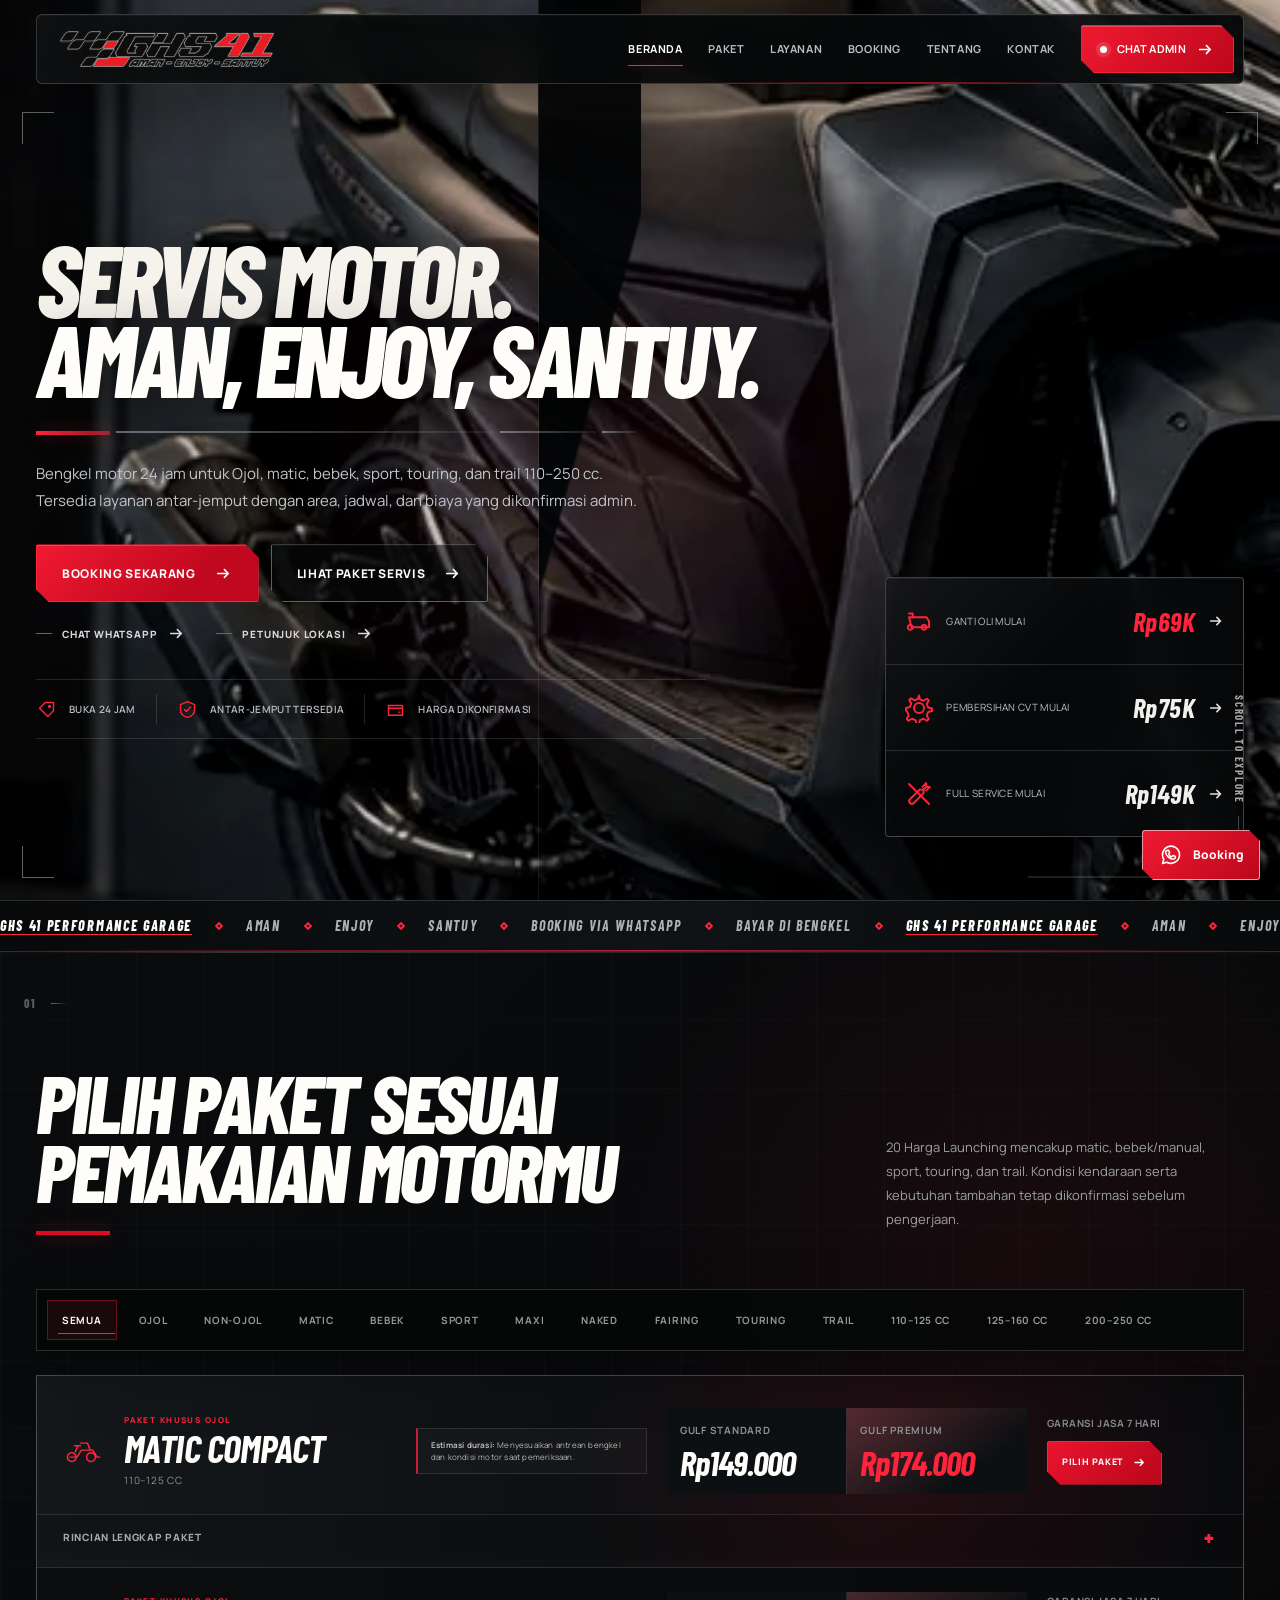
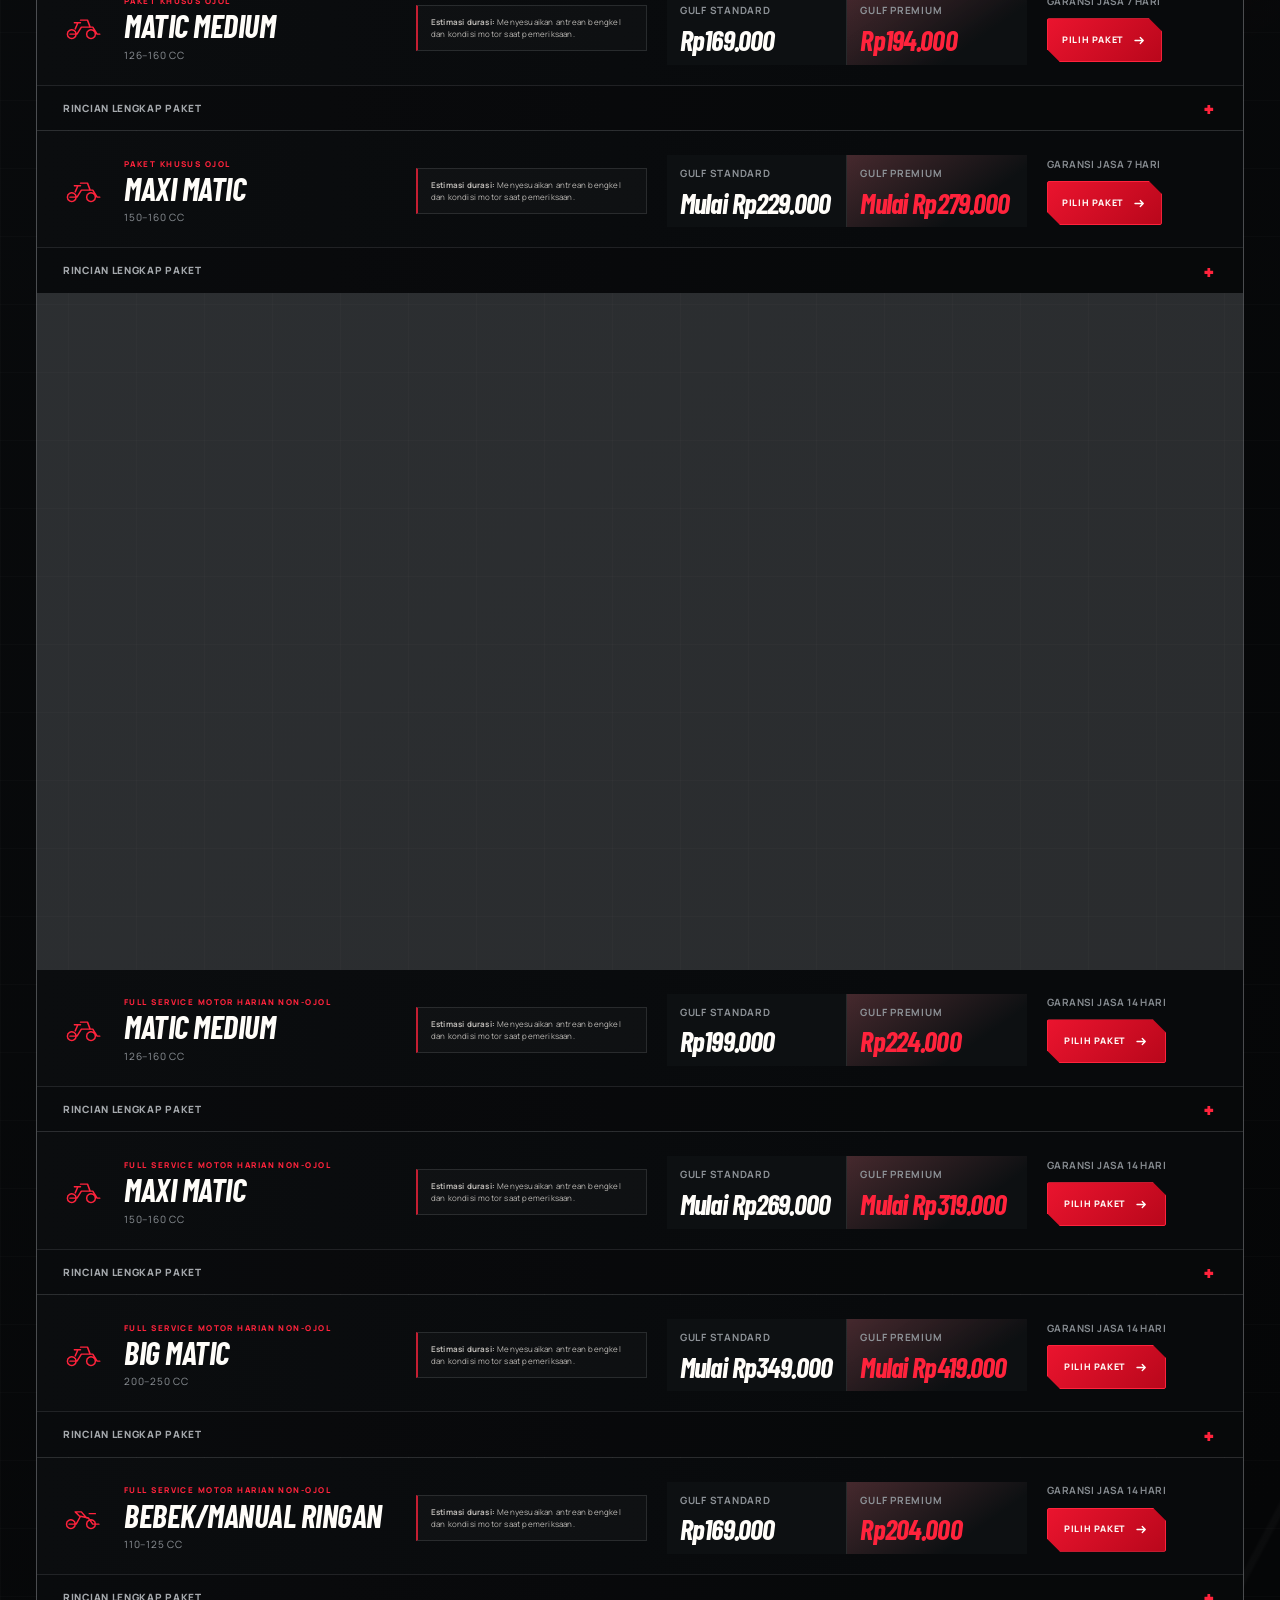
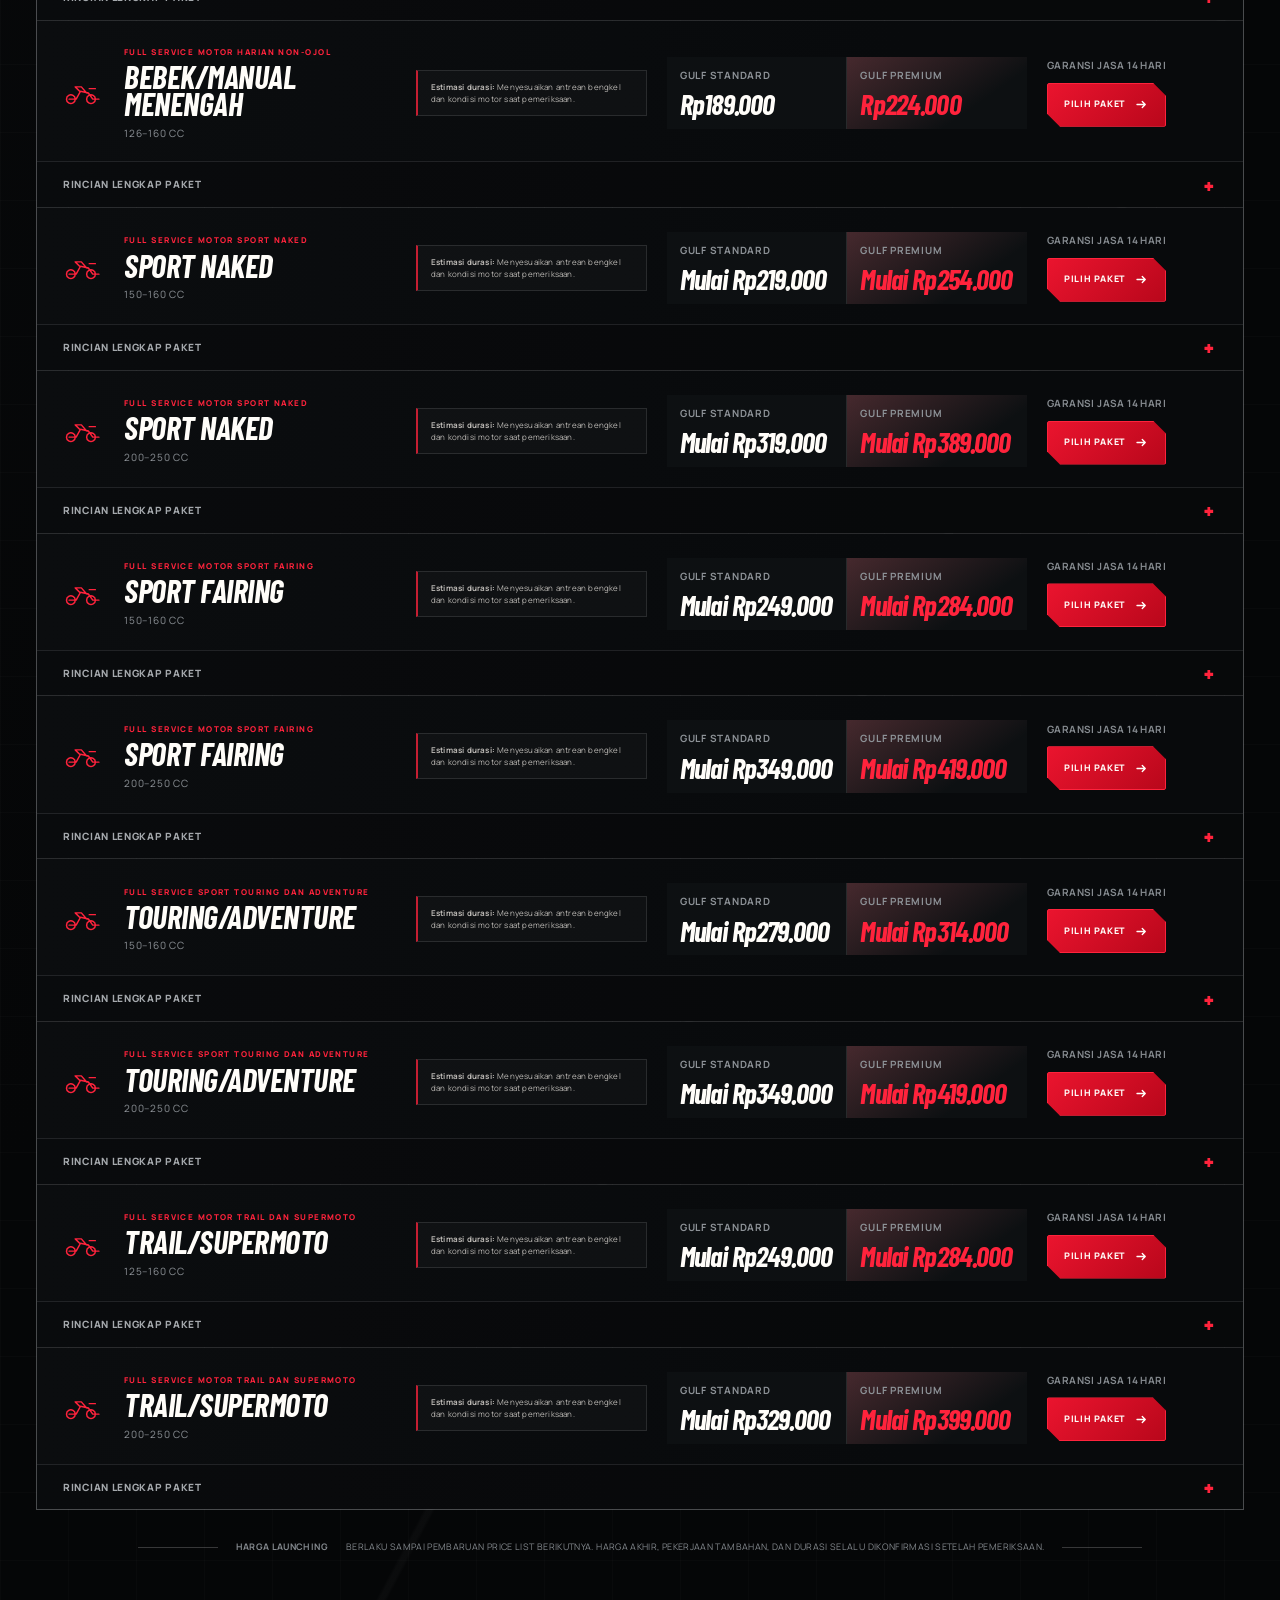
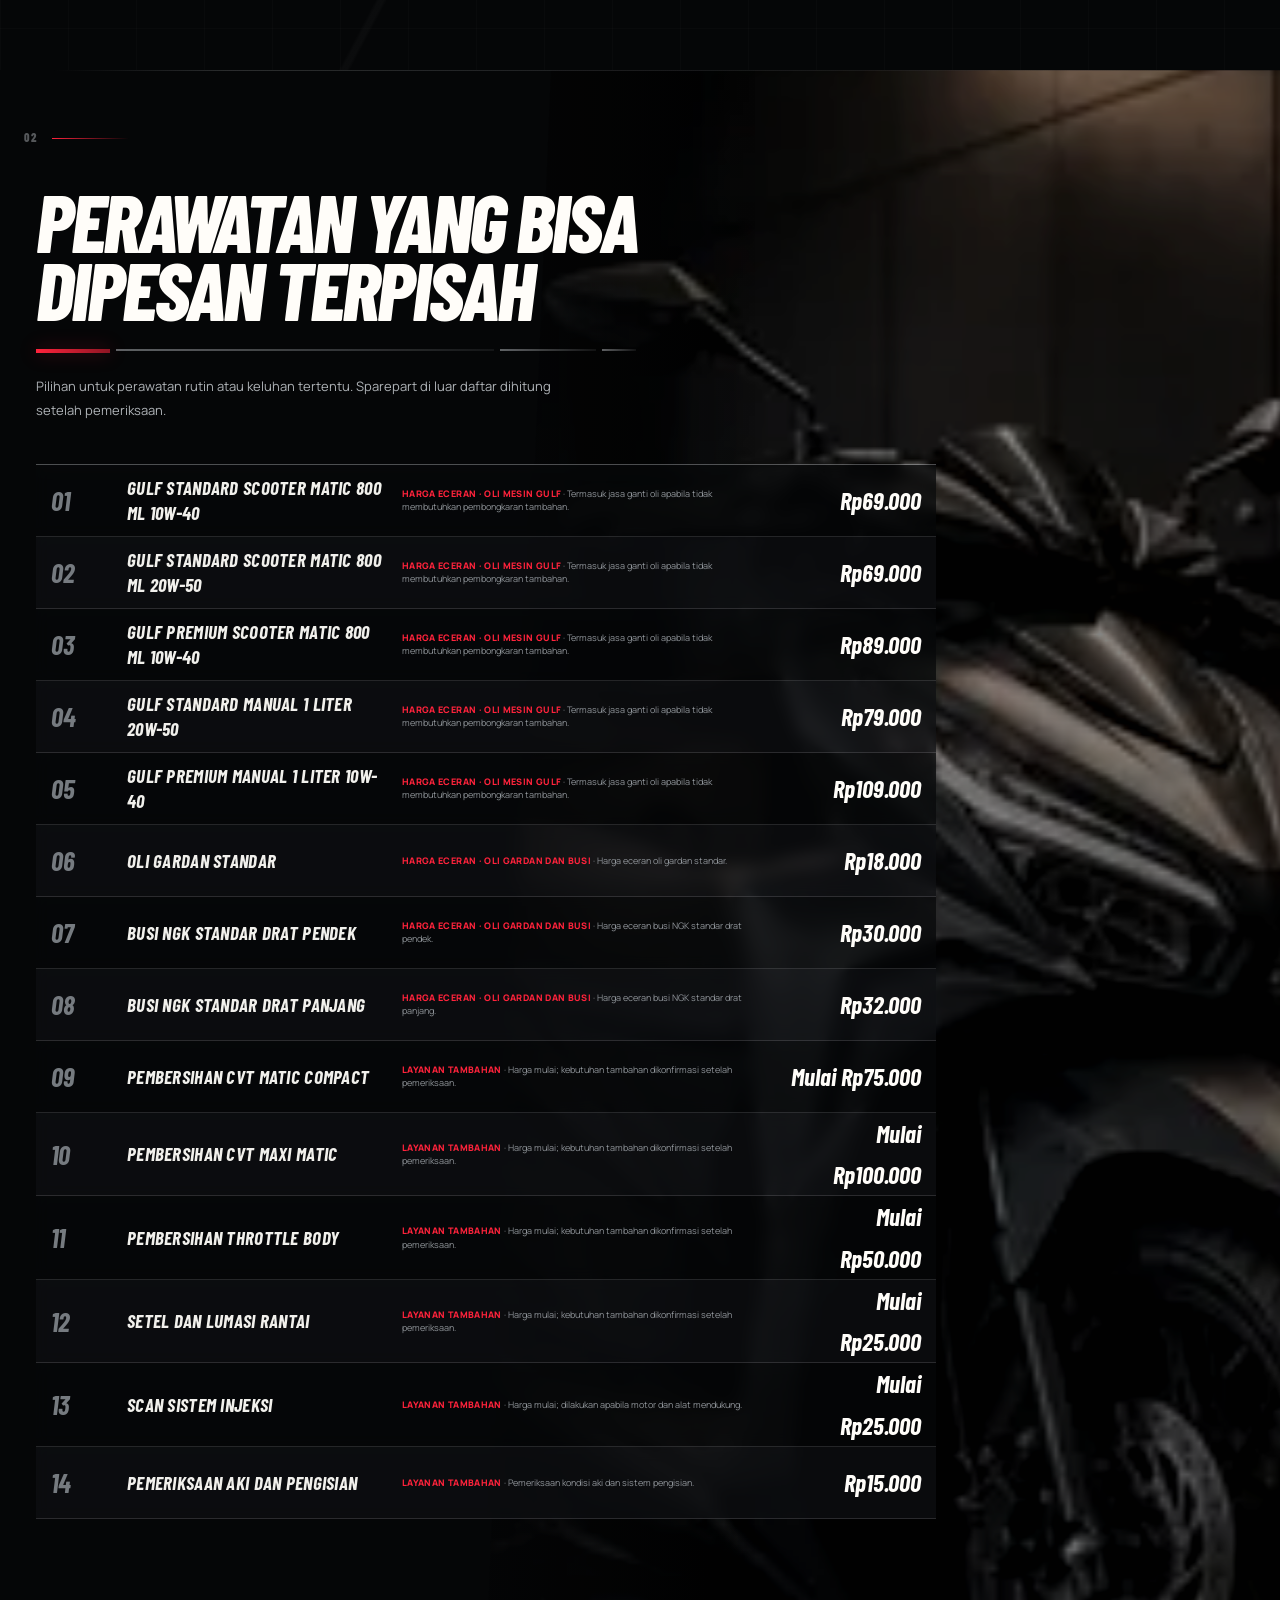
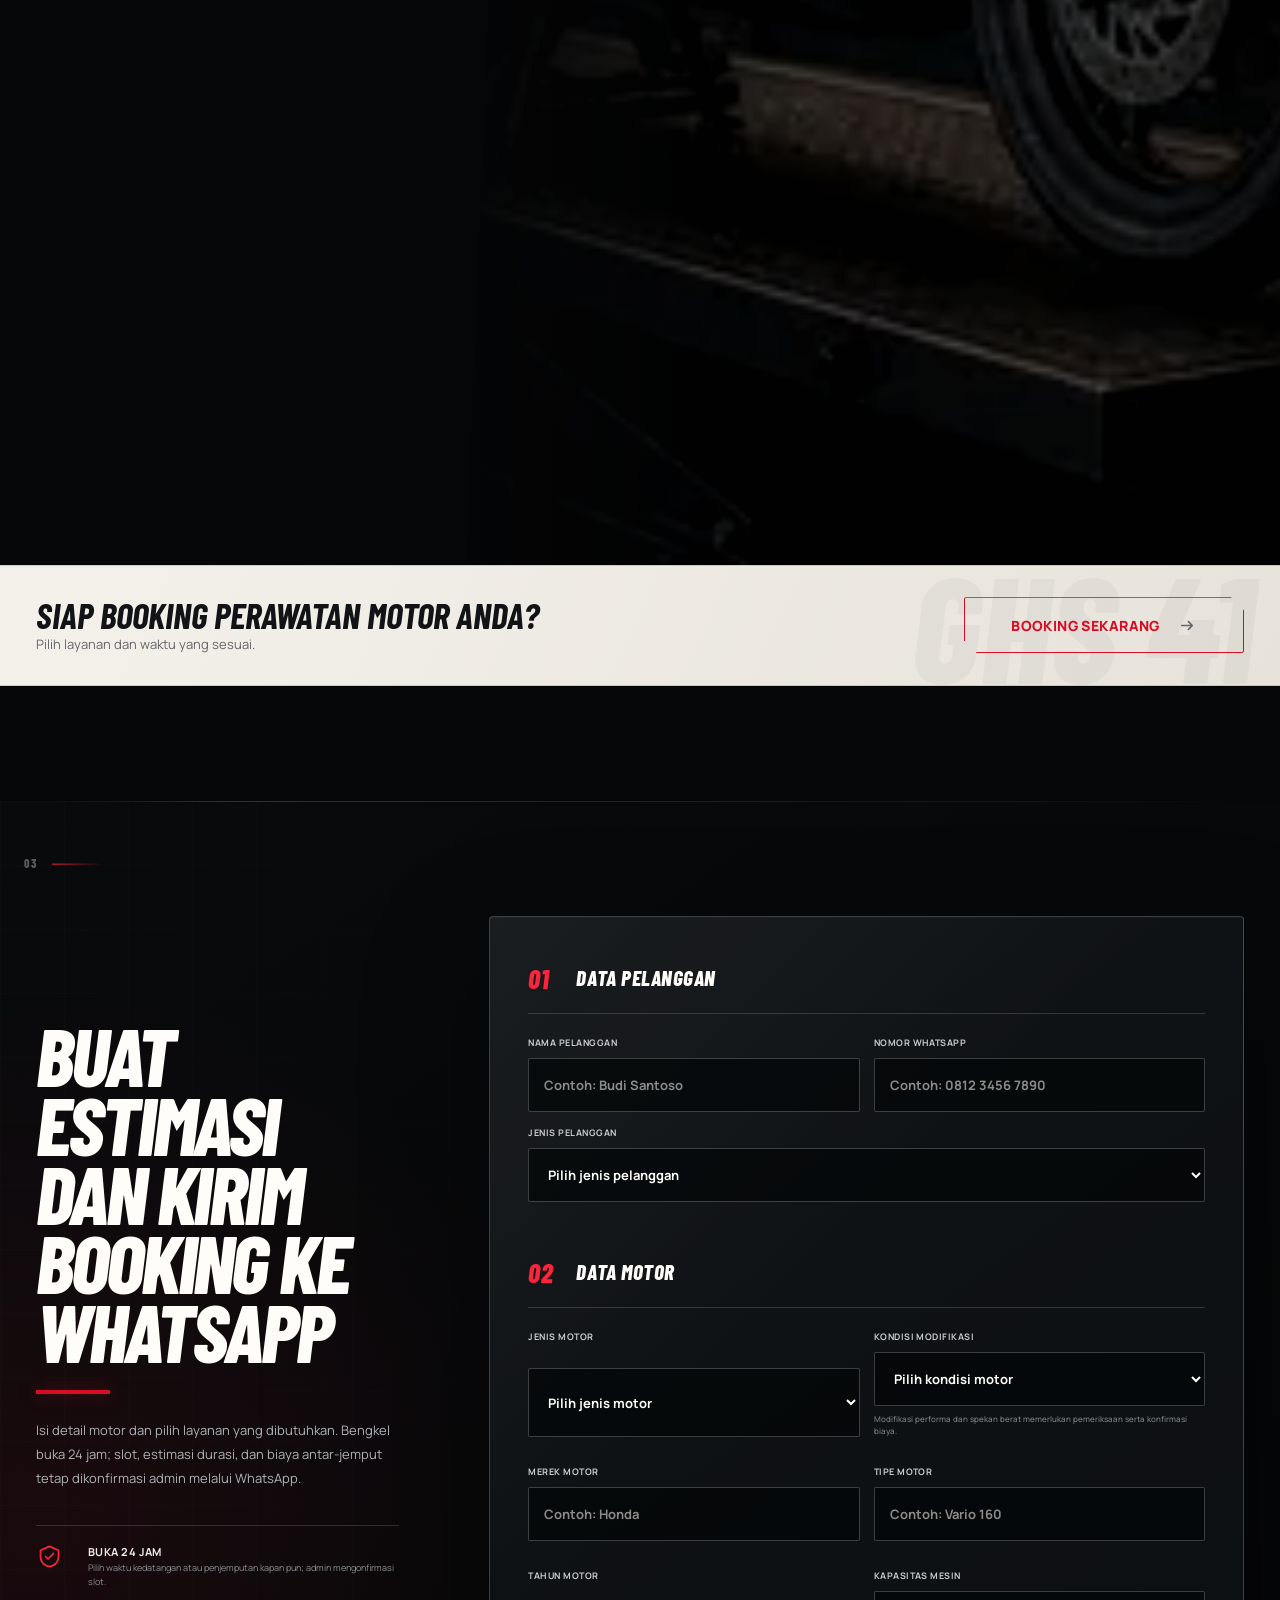
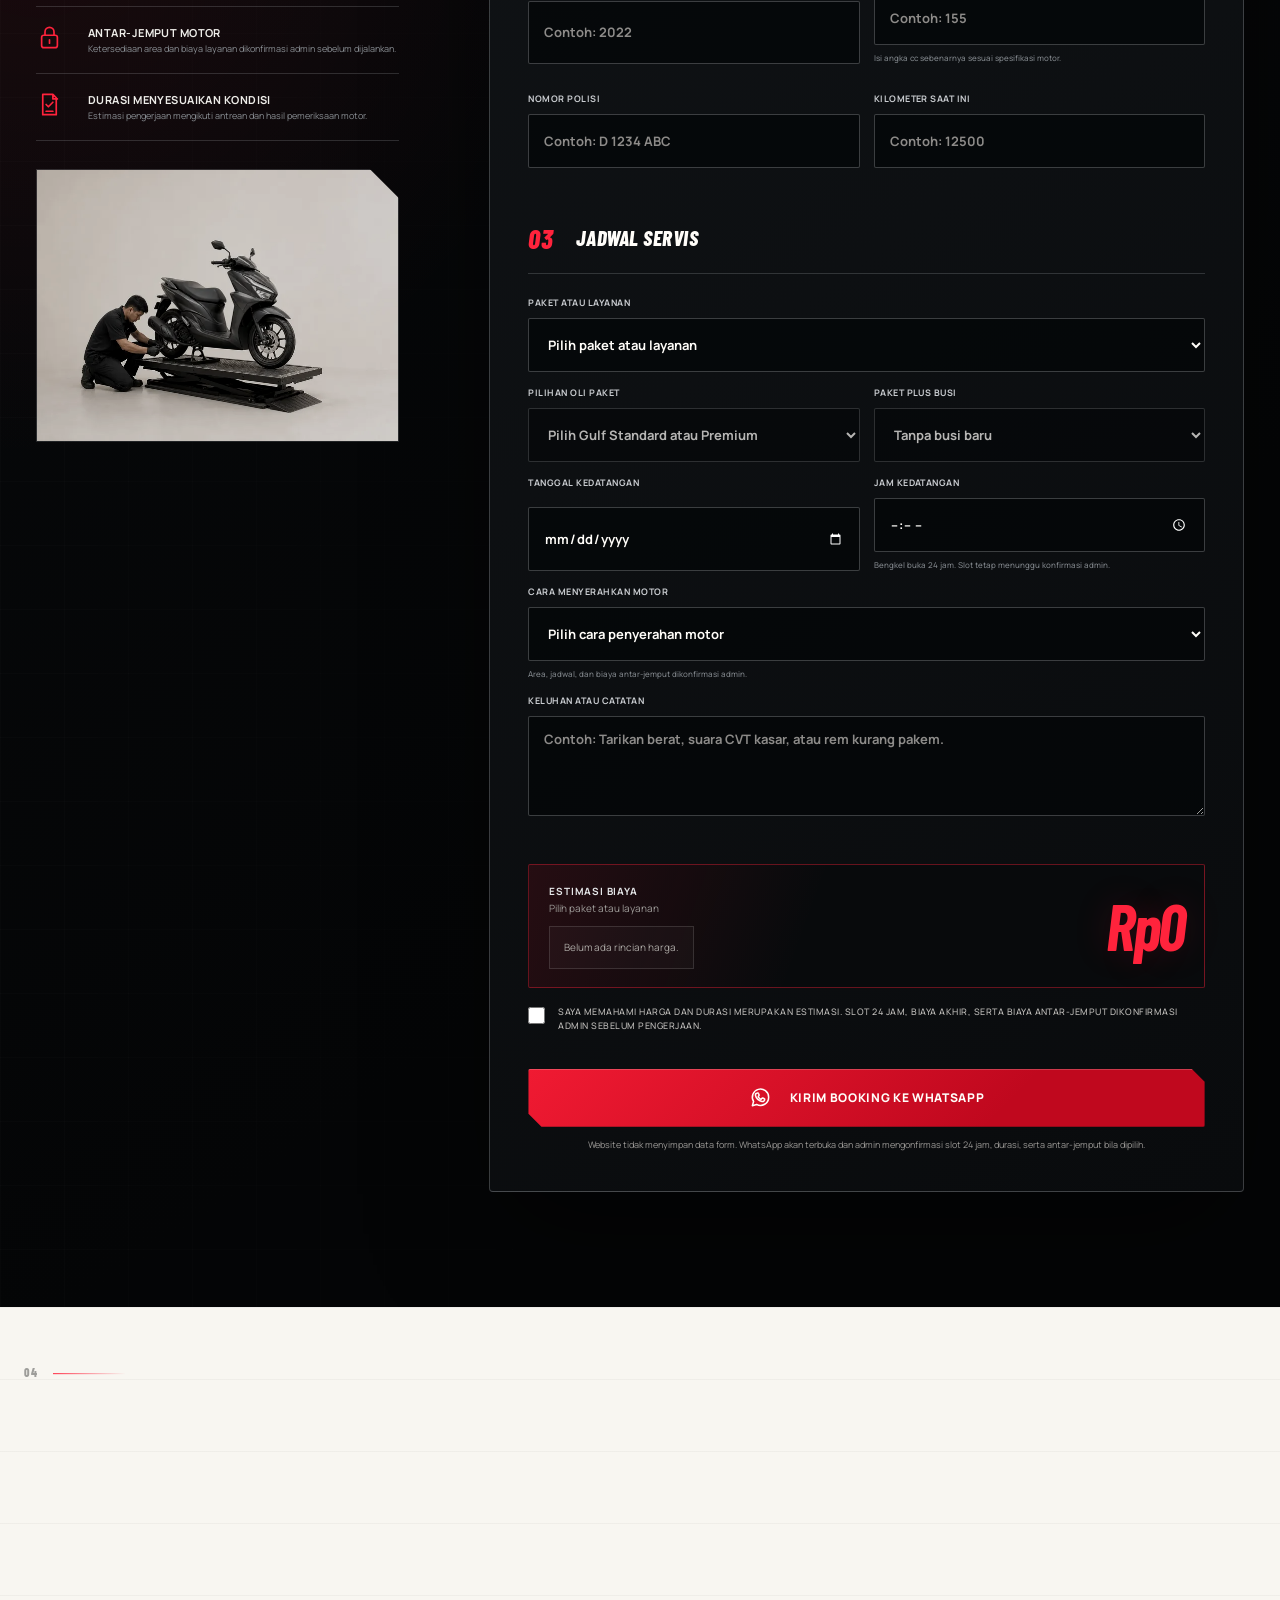
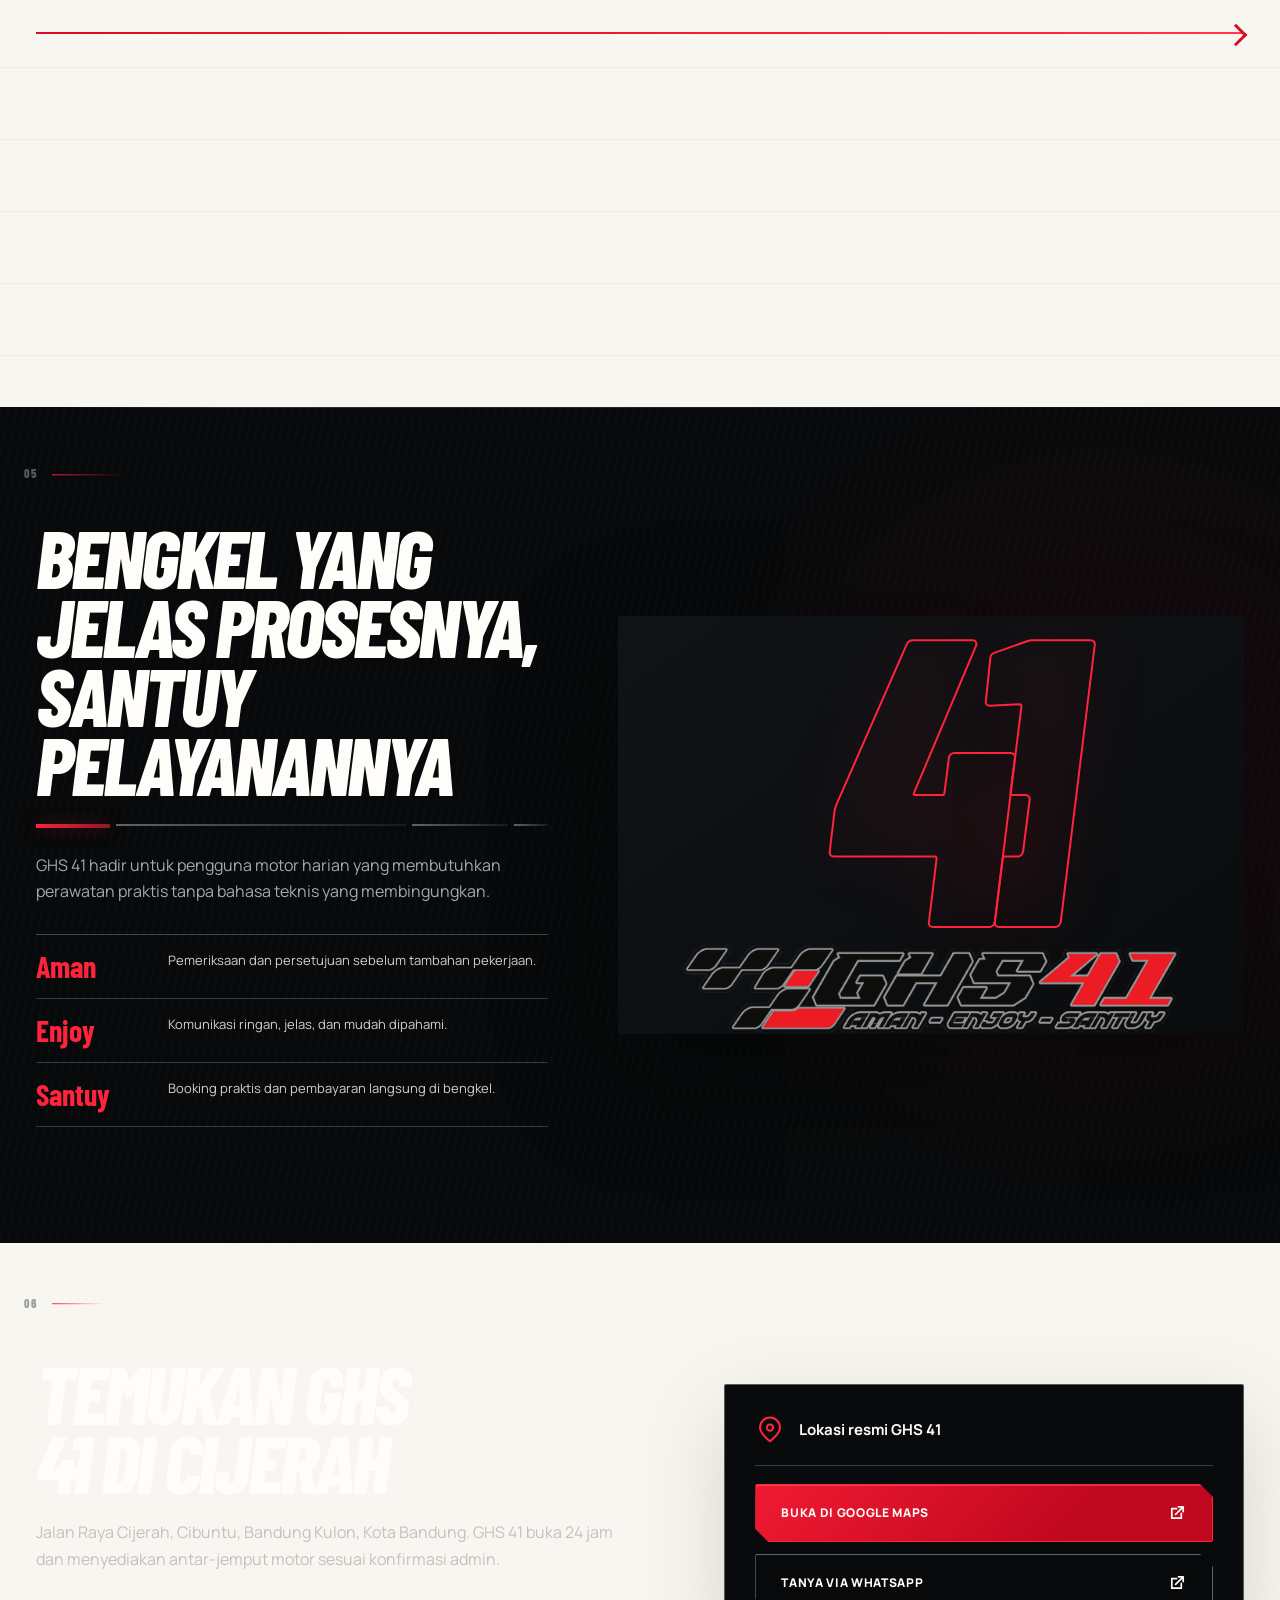
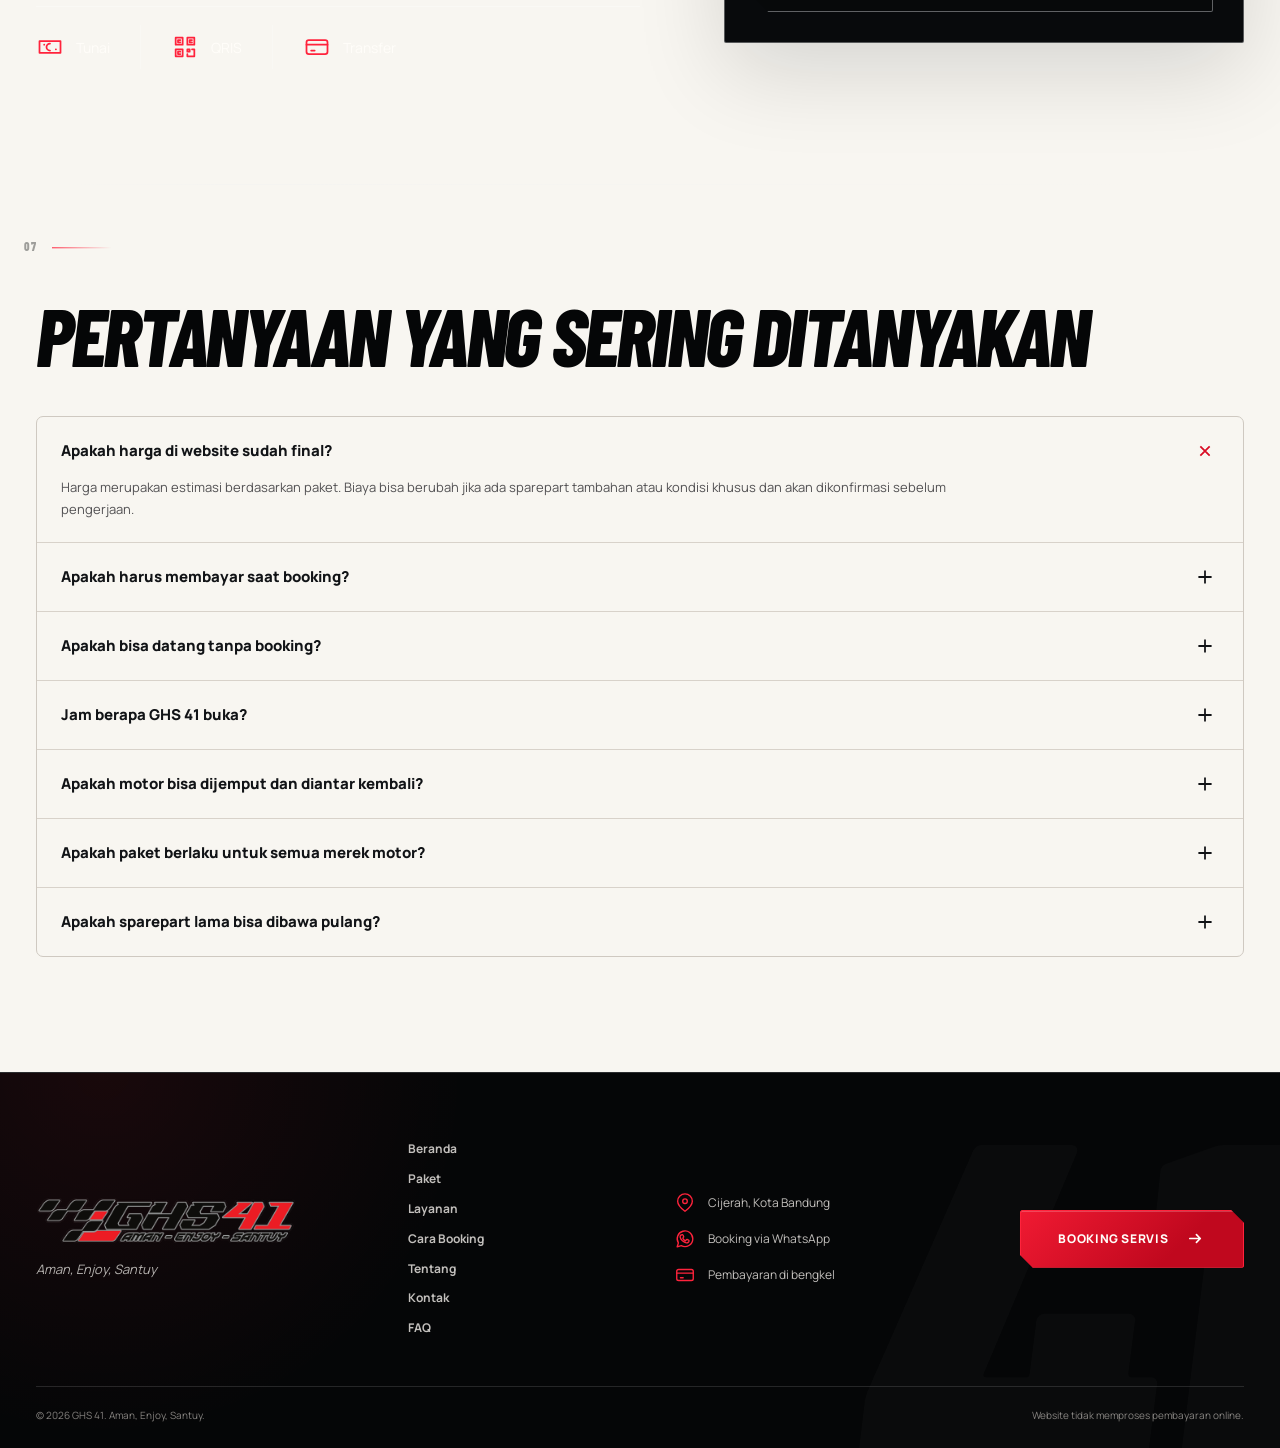
<file: index.html>
<!doctype html>
<html lang="id">
<head>
  <meta charset="utf-8">
  <meta name="viewport" content="width=device-width, initial-scale=1, viewport-fit=cover">
  <meta name="theme-color" content="#0b0c0d">
  <meta name="description" content="GHS 41 adalah bengkel motor 24 jam di Cijerah, Kota Bandung untuk Ojol dan Non-Ojol, melayani motor 110–250 cc, booking WhatsApp, serta antar-jemput sesuai konfirmasi admin.">
  <meta name="keywords" content="GHS 41, bengkel motor, servis motor, bengkel Cijerah, bengkel Bandung, servis ojol, ganti oli, servis CVT, tune up motor">
  <meta name="author" content="GHS 41">
  <meta property="og:type" content="website">
  <meta property="og:title" content="GHS 41 — Servis Motor Aman, Enjoy, dan Santuy">
  <meta property="og:description" content="Paket servis motor Ojol dan Non-Ojol 110–250 cc. Booking WhatsApp, konfirmasi sebelum pengerjaan, bayar di bengkel.">
  <meta property="og:url" content="https://ghs41.github.io/">
  <meta property="og:image" content="https://ghs41.github.io/assets/images/hero-workshop-premium.jpg">
  <meta property="og:image:width" content="1736">
  <meta property="og:image:height" content="906">
  <meta property="og:locale" content="id_ID">
  <meta name="twitter:card" content="summary_large_image">
  <link rel="canonical" href="https://ghs41.github.io/index.html">
  <title>GHS 41 — Bengkel Motor Cijerah, Bandung</title>
  <link rel="icon" type="image/png" sizes="48x48" href="assets/images/favicon-48.png">
  <link rel="apple-touch-icon" sizes="180x180" href="assets/images/apple-touch-icon.png">
  <link rel="manifest" href="manifest.webmanifest">
  <link rel="preconnect" href="https://fonts.googleapis.com">
  <link rel="preconnect" href="https://fonts.gstatic.com" crossorigin>
  <link rel="preload" as="style" href="https://fonts.googleapis.com/css2?family=Barlow+Condensed:wght@600;700;800&amp;family=Manrope:wght@400;500;600;700;800&amp;display=swap">
  <link rel="stylesheet" href="https://fonts.googleapis.com/css2?family=Barlow+Condensed:wght@600;700;800&amp;family=Manrope:wght@400;500;600;700;800&amp;display=swap" media="print" data-deferred-style>
  <noscript><link rel="stylesheet" href="https://fonts.googleapis.com/css2?family=Barlow+Condensed:wght@600;700;800&amp;family=Manrope:wght@400;500;600;700;800&amp;display=swap"></noscript>
  <script>document.documentElement.classList.add('js');</script>
  <link rel="stylesheet" href="assets/css/site.min.css?v=20260804-5">
  <script type="application/ld+json">
  {
    "@context": "https://schema.org",
    "@type": "MotorcycleRepair",
    "name": "GHS 41",
    "description": "Bengkel motor 24 jam untuk Ojol dan Non-Ojol, melayani motor 110–250 cc dengan booking WhatsApp, antar-jemput sesuai konfirmasi admin, dan pembayaran di bengkel.",
    "url": "https://ghs41.github.io/",
    "image": "https://ghs41.github.io/assets/images/hero-workshop-premium.jpg",
    "logo": "https://ghs41.github.io/assets/images/logo-ghs41-display.png",
    "telephone": "+62-813-9554-6714",
    "openingHours": "Mo-Su 00:00-23:59",
    "priceRange": "Rp15.000–Rp419.000+",
    "currenciesAccepted": "IDR",
    "paymentAccepted": "Tunai, QRIS, Transfer",
    "hasMap": "https://www.google.com/maps/place/GHS41/@-6.917235,107.5681643,17z/data=!3m1!4b1!4m6!3m5!1s0x2e68e57f4f86bb5b:0x88898e3045abe7a5!8m2!3d-6.917235!4d107.5707392!16s%2Fg%2F11jnsh2x7j?hl=id&entry=ttu",
    "address": {
      "@type": "PostalAddress",
      "streetAddress": "Jalan Raya Cijerah, Cibuntu, Bandung Kulon",
      "addressLocality": "Kota Bandung",
      "addressRegion": "Jawa Barat",
      "postalCode": "40213",
      "addressCountry": "ID"
    },
    "geo": {
      "@type": "GeoCoordinates",
      "latitude": -6.917235,
      "longitude": 107.5707392
    }
  }
  </script>
</head>
<body class="page page-home" data-page="home">
  <a class="skip-link" href="#main">Lewati ke isi utama</a>

  <header class="site-header" id="beranda">
    <div class="container header-inner">
      <a class="brand" href="index.html" aria-label="GHS 41 — kembali ke beranda">
        <img src="assets/images/logo-ghs41-display.png" width="640" height="116" fetchpriority="high" alt="GHS 41 — Aman, Enjoy, Santuy">
      </a>

      <button class="nav-toggle" type="button" aria-expanded="false" aria-controls="main-nav" aria-label="Buka menu navigasi">
        <span></span><span></span><span></span>
      </button>

      <nav class="main-nav" id="main-nav" aria-label="Navigasi utama">
        <a href="index.html" aria-current="page">Beranda</a>
        <a href="paket.html">Paket</a>
        <a href="layanan.html">Layanan</a>
        <a href="booking.html">Booking</a>
        <a href="tentang.html">Tentang</a>
        <a href="kontak.html">Kontak</a>
        <a class="nav-cta" href="https://wa.me/6281395546714?text=Halo%20GHS%2041%2C%20saya%20ingin%20bertanya%20tentang%20servis." target="_blank" rel="noopener noreferrer"><span class="nav-status-dot" aria-hidden="true"></span>Chat Admin <span class="arrow-icon" aria-hidden="true"><svg viewBox="0 0 20 20"><path d="M4 10h11M11 6l4 4-4 4"/></svg></span></a>
      </nav>
    </div>
  </header>

  <main id="main" tabindex="-1">
    <section class="hero section-dark" aria-labelledby="hero-title" data-motion-section="hero" data-section-index="00">
      <div class="hero-frame" aria-hidden="true">
        <span class="hero-frame-corner hero-frame-corner-tl"></span>
        <span class="hero-frame-corner hero-frame-corner-tr"></span>
        <span class="hero-frame-corner hero-frame-corner-bl"></span>
        <span class="hero-frame-corner hero-frame-corner-br"></span>
        <span class="hero-frame-rail"></span>
      </div>
      <div class="hero-media" aria-hidden="true">
        <picture>
          <source media="(max-width: 700px)" srcset="assets/images/hero-workshop-premium-mobile.webp" type="image/webp">
          <source srcset="assets/images/hero-workshop-premium.webp" type="image/webp">
          <img src="assets/images/hero-workshop-premium.jpg" width="1736" height="906" alt="" fetchpriority="high">
        </picture>
      </div>

      <div class="container hero-layout">
        <div class="hero-copy reveal">
          <h1 id="hero-title">Servis motor.<br>Aman, enjoy, santuy.</h1>
          <div class="speed-rule" aria-hidden="true"><span></span><span></span><span></span><span></span></div>
          <p>Bengkel motor 24 jam untuk Ojol, matic, bebek, sport, touring, dan trail 110–250 cc. Tersedia layanan antar-jemput dengan area, jadwal, dan biaya yang dikonfirmasi admin.</p>

          <div class="hero-actions">
            <a class="btn btn-primary" href="booking.html">Booking Sekarang <span class="arrow-icon" aria-hidden="true"><svg viewBox="0 0 20 20"><path d="M4 10h11M11 6l4 4-4 4"/></svg></span></a>
            <a class="btn btn-outline" href="paket.html">Lihat Paket Servis <span class="arrow-icon" aria-hidden="true"><svg viewBox="0 0 20 20"><path d="M4 10h11M11 6l4 4-4 4"/></svg></span></a>
          </div>

          <div class="hero-utility">
            <a id="hero-whatsapp" href="https://wa.me/6281395546714" target="_blank" rel="noopener noreferrer">Chat WhatsApp <span class="arrow-icon" aria-hidden="true"><svg viewBox="0 0 20 20"><path d="M4 10h11M11 6l4 4-4 4"/></svg></span></a>
            <a data-ghs41-map href="https://www.google.com/maps/place/GHS41/@-6.917235,107.5681643,17z/data=!3m1!4b1!4m6!3m5!1s0x2e68e57f4f86bb5b:0x88898e3045abe7a5!8m2!3d-6.917235!4d107.5707392!16s%2Fg%2F11jnsh2x7j?hl=id&amp;entry=ttu&amp;g_ep=EgoyMDI2MDcyOS4wIKXMDSoASAFQAw%3D%3D" target="_blank" rel="noopener noreferrer">Petunjuk Lokasi <span class="arrow-icon" aria-hidden="true"><svg viewBox="0 0 20 20"><path d="M4 10h11M11 6l4 4-4 4"/></svg></span></a>
          </div>

          <div class="hero-trust" role="list" aria-label="Komitmen layanan GHS 41">
            <div role="listitem">
              <svg viewBox="0 0 24 24" aria-hidden="true"><path d="M4 10.5 10.5 4H20v9.5L13.5 20 4 10.5Z"/><circle cx="15.5" cy="8.5" r="1"/></svg>
              <span>Buka 24 jam</span>
            </div>
            <div role="listitem">
              <svg viewBox="0 0 24 24" aria-hidden="true"><path d="m12 3 8 3.5v5.8c0 4.4-3.1 7.5-8 8.7-4.9-1.2-8-4.3-8-8.7V6.5L12 3Z"/><path d="m8.5 12 2.2 2.2 4.8-5"/></svg>
              <span>Antar-jemput tersedia</span>
            </div>
            <div role="listitem">
              <svg viewBox="0 0 24 24" aria-hidden="true"><path d="M4 7.5h16v11H4z"/><path d="M4 10.5h16M16 15h1"/></svg>
              <span>Harga dikonfirmasi</span>
            </div>
          </div>
        </div>

        <aside class="service-console reveal" aria-label="Harga layanan populer">
          <a href="layanan.html">
            <svg viewBox="0 0 24 24" aria-hidden="true"><path d="M4 9h14l2 3v5H6z"/><path d="M7 9V6H4M7 17a2 2 0 1 0 0 .1M18 17a2 2 0 1 0 0 .1"/></svg>
            <span>Ganti oli mulai</span><strong>Rp69K</strong>
            <span class="arrow-icon" aria-hidden="true"><svg viewBox="0 0 20 20"><path d="M4 10h11M11 6l4 4-4 4"/></svg></span>
          </a>
          <a href="layanan.html">
            <svg viewBox="0 0 24 24" aria-hidden="true"><circle cx="12" cy="12" r="4"/><path d="m12 2 .8 3.1 2.8 1.1 2.8-1.6 1.4 1.4-1.6 2.8 1.1 2.8 3.1.8v2l-3.1.8-1.1 2.8 1.6 2.8-1.4 1.4-2.8-1.6-2.8 1.1-.8 3.1h-2l-.8-3.1-2.8-1.1-2.8 1.6-1.4-1.4 1.6-2.8-1.1-2.8L1.6 14v-2l3.1-.8 1.1-2.8L4.2 5.6 5.6 4.2l2.8 1.6 2.8-1.1L12 2Z"/></svg>
            <span>Pembersihan CVT mulai</span><strong>Rp75K</strong>
            <span class="arrow-icon" aria-hidden="true"><svg viewBox="0 0 20 20"><path d="M4 10h11M11 6l4 4-4 4"/></svg></span>
          </a>
          <a href="paket.html">
            <svg viewBox="0 0 24 24" aria-hidden="true"><path d="m14.7 6.3 3-3a4 4 0 0 1-5 5l-7.9 7.9a2 2 0 1 0 3 3l7.9-7.9a4 4 0 0 1 5-5l-3 3"/><path d="m4 4 16 16"/></svg>
            <span>Full service mulai</span><strong>Rp149K</strong>
            <span class="arrow-icon" aria-hidden="true"><svg viewBox="0 0 20 20"><path d="M4 10h11M11 6l4 4-4 4"/></svg></span>
          </a>
        </aside>
      </div>
    </section>

    <section class="section packages-section" id="paket" aria-labelledby="packages-title" data-motion-section="packages" data-section-index="01">
      <div class="section-chrome" aria-hidden="true"><span class="section-index">01</span><span class="section-rail"></span></div>
      <div class="container">
        <div class="section-intro reveal">
          <div>
            <h2 id="packages-title">Pilih paket sesuai<br>pemakaian motormu</h2>
            <div class="speed-rule dark" aria-hidden="true"><span></span><span></span><span></span><span></span></div>
          </div>
          <p>20 Harga Launching mencakup matic, bebek/manual, sport, touring, dan trail. Kondisi kendaraan serta kebutuhan tambahan tetap dikonfirmasi sebelum pengerjaan.</p>
        </div>

        <div class="filter-bar reveal" role="group" aria-label="Filter paket servis">
          <button class="filter-btn active" data-filter="all" type="button" aria-pressed="true">Semua</button>
          <button class="filter-btn" data-filter="ojol" type="button" aria-pressed="false">Ojol</button>
          <button class="filter-btn" data-filter="non-ojol" type="button" aria-pressed="false">Non-Ojol</button>
          <button class="filter-btn" data-filter="matic" type="button" aria-pressed="false">Matic</button>
          <button class="filter-btn" data-filter="bebek" type="button" aria-pressed="false">Bebek</button>
          <button class="filter-btn" data-filter="sport" type="button" aria-pressed="false">Sport</button>
          <button class="filter-btn" data-filter="maxi" type="button" aria-pressed="false">Maxi</button>
          <button class="filter-btn" data-filter="naked" type="button" aria-pressed="false">Naked</button>
          <button class="filter-btn" data-filter="fairing" type="button" aria-pressed="false">Fairing</button>
          <button class="filter-btn" data-filter="touring" type="button" aria-pressed="false">Touring</button>
          <button class="filter-btn" data-filter="trail" type="button" aria-pressed="false">Trail</button>
          <button class="filter-btn" data-filter="cc-110" type="button" aria-pressed="false">110–125 cc</button>
          <button class="filter-btn" data-filter="cc-150" type="button" aria-pressed="false">125–160 cc</button>
          <button class="filter-btn" data-filter="cc-250" type="button" aria-pressed="false">200–250 cc</button>
        </div>

        <div class="package-grid" id="package-grid" aria-live="polite" aria-busy="true">
          <p class="catalog-loading" data-catalog-status>Menyiapkan 20 pilihan paket Full Service…</p>
        </div>
        <noscript>
          <div class="noscript-catalog">
            <h3>Price list membutuhkan JavaScript</h3>
            <p>Aktifkan JavaScript untuk melihat seluruh 20 Harga Launching tanpa risiko menampilkan salinan harga lama. Anda juga dapat <a href="https://wa.me/6281395546714?text=Halo%20GHS%2041%2C%20saya%20ingin%20meminta%20price%20list%20launching%20terbaru." target="_blank" rel="noopener noreferrer">meminta price list terbaru melalui WhatsApp</a>.</p>
          </div>
        </noscript>

        <p class="package-note reveal"><strong>HARGA LAUNCHING</strong> berlaku sampai pembaruan price list berikutnya. Harga akhir, pekerjaan tambahan, dan durasi selalu dikonfirmasi setelah pemeriksaan.</p>
      </div>
    </section>

    <section class="section services-section" id="layanan" aria-labelledby="services-title" data-motion-section="services" data-section-index="02">
      <div class="section-chrome" aria-hidden="true"><span class="section-index">02</span><span class="section-rail"></span></div>
      <div class="services-media" aria-hidden="true"><picture><source media="(max-width: 700px)" srcset="assets/images/hero-workshop-premium-720.webp" type="image/webp"><source srcset="assets/images/hero-workshop-premium.webp" type="image/webp"><img src="assets/images/hero-workshop-premium.jpg" width="1736" height="906" alt="" loading="lazy"></picture></div>
      <div class="container services-content">
        <div class="services-heading reveal">
          <h2 id="services-title">Perawatan yang bisa<br>dipesan terpisah</h2>
          <div class="speed-rule" aria-hidden="true"><span></span><span></span><span></span><span></span></div>
          <p>Pilihan untuk perawatan rutin atau keluhan tertentu. Sparepart di luar daftar dihitung setelah pemeriksaan.</p>
        </div>

        <div class="service-list" id="service-list" aria-live="polite" aria-busy="true">
          <p class="catalog-loading" data-catalog-status>Menyiapkan daftar oli, komponen, dan layanan tambahan…</p>
        </div>
        <noscript>
          <div class="noscript-catalog">
            <h3>Harga eceran dan layanan tambahan</h3>
            <table>
              <thead><tr><th scope="col">Produk / layanan</th><th scope="col">Harga</th></tr></thead>
              <tbody>
                <tr><th scope="row">Gulf Standard Scooter Matic 800 ml 10W-40</th><td>Rp69.000</td></tr>
                <tr><th scope="row">Gulf Standard Scooter Matic 800 ml 20W-50</th><td>Rp69.000</td></tr>
                <tr><th scope="row">Gulf Premium Scooter Matic 800 ml 10W-40</th><td>Rp89.000</td></tr>
                <tr><th scope="row">Gulf Standard Manual 1 liter 20W-50</th><td>Rp79.000</td></tr>
                <tr><th scope="row">Gulf Premium Manual 1 liter 10W-40</th><td>Rp109.000</td></tr>
                <tr><th scope="row">Oli gardan standar</th><td>Rp18.000</td></tr>
                <tr><th scope="row">Oli gardan dalam paket servis</th><td>Rp15.000</td></tr>
                <tr><th scope="row">Busi NGK standar drat pendek</th><td>Rp30.000</td></tr>
                <tr><th scope="row">Busi NGK standar drat panjang</th><td>Rp32.000</td></tr>
                <tr><th scope="row">Pembersihan dan setel rantai</th><td>Mulai Rp25.000</td></tr>
                <tr><th scope="row">Pembersihan CVT saja</th><td>Mulai Rp75.000</td></tr>
                <tr><th scope="row">Pembersihan throttle body</th><td>Mulai Rp50.000</td></tr>
                <tr><th scope="row">Scan sistem injeksi</th><td>Mulai Rp25.000</td></tr>
                <tr><th scope="row">Pemeriksaan aki dan pengisian</th><td>Rp15.000</td></tr>
                <tr><th scope="row">Pemeriksaan keselamatan motor</th><td>Rp20.000</td></tr>
                <tr><th scope="row">Cuci motor ringan</th><td>Mulai Rp20.000</td></tr>
              </tbody>
            </table>
            <p>Tambah oli gardan di luar paket Rp18.000; ganti busi NGK drat pendek Rp30.000; ganti busi NGK drat panjang Rp32.000. Harga dapat berubah bila ditemukan kerusakan atau diperlukan pembongkaran tambahan.</p>
          </div>
        </noscript>

        <div class="additional-services reveal">
          <div><h3>Pemeriksaan &amp; pekerjaan tambahan</h3><p>Estimasi diberikan setelah kondisi motor diperiksa dan selalu menunggu persetujuan pelanggan.</p></div>
          <ul>
            <li>Pembersihan throttle body</li>
            <li>Pemeriksaan rem</li>
            <li>Pemeriksaan kelistrikan</li>
            <li>Pemeriksaan aki</li>
            <li>Pemeriksaan ban</li>
            <li>Penggantian sparepart</li>
            <li>Full service</li>
          </ul>
        </div>
      </div>
      <div class="section-bridge">
        <div class="container"><div><strong>Siap booking perawatan motor Anda?</strong><span>Pilih layanan dan waktu yang sesuai.</span></div><a href="booking.html">Booking Sekarang <span class="arrow-icon" aria-hidden="true"><svg viewBox="0 0 20 20"><path d="M4 10h11M11 6l4 4-4 4"/></svg></span></a></div>
      </div>
    </section>

    <section class="section booking-section" id="booking" aria-labelledby="booking-title" data-motion-section="booking" data-section-index="03">
      <div class="section-chrome" aria-hidden="true"><span class="section-index">03</span><span class="section-rail"></span></div>
      <div class="container booking-layout">
        <div class="booking-info reveal">
          <h2 id="booking-title">Buat estimasi dan kirim booking ke WhatsApp</h2>
          <div class="speed-rule dark" aria-hidden="true"><span></span><span></span><span></span><span></span></div>
          <p>Isi detail motor dan pilih layanan yang dibutuhkan. Bengkel buka 24 jam; slot, estimasi durasi, dan biaya antar-jemput tetap dikonfirmasi admin melalui WhatsApp.</p>

          <div class="booking-points">
            <div><svg viewBox="0 0 24 24" aria-hidden="true"><path d="m12 3 8 3.5v5.8c0 4.4-3.1 7.5-8 8.7-4.9-1.2-8-4.3-8-8.7V6.5L12 3Z"/><path d="m8.5 12 2.2 2.2 4.8-5"/></svg><p><strong>Buka 24 jam</strong><span>Pilih waktu kedatangan atau penjemputan kapan pun; admin mengonfirmasi slot.</span></p></div>
            <div><svg viewBox="0 0 24 24" aria-hidden="true"><rect x="5" y="10" width="14" height="11" rx="2"/><path d="M8 10V7a4 4 0 0 1 8 0v3M12 14v3"/></svg><p><strong>Antar-jemput motor</strong><span>Ketersediaan area dan biaya layanan dikonfirmasi admin sebelum dijalankan.</span></p></div>
            <div><svg viewBox="0 0 24 24" aria-hidden="true"><path d="M6 3h9l3 3v15H6zM15 3v4h4M9 12l2 2 4-4M9 18h6"/></svg><p><strong>Durasi menyesuaikan kondisi</strong><span>Estimasi pengerjaan mengikuti antrean dan hasil pemeriksaan motor.</span></p></div>
          </div>

          <picture><source media="(max-width: 700px)" srcset="assets/images/booking-workshop-premium-720.webp" type="image/webp"><source srcset="assets/images/booking-workshop-premium.webp" type="image/webp"><img class="booking-image booking-image-compact" src="assets/images/booking-workshop-premium.jpg" width="1448" height="1086" alt="Mekanik GHS 41 memeriksa motor di atas lift servis" loading="lazy"></picture>
        </div>

        <form class="booking-form reveal" id="booking-form" novalidate>
          <fieldset>
            <legend><span>01</span> Data pelanggan</legend>
            <div class="form-grid two-col">
              <label for="customer-name">Nama pelanggan
                <input id="customer-name" type="text" name="name" autocomplete="name" placeholder="Contoh: Budi Santoso" required>
              </label>
              <label for="customer-phone">Nomor WhatsApp
                <input id="customer-phone" type="tel" name="phone" autocomplete="tel" inputmode="tel" placeholder="Contoh: 0812 3456 7890" required>
              </label>
            </div>
            <label for="customer-type">Jenis pelanggan
              <select id="customer-type" name="customerType" required>
                <option value="">Pilih jenis pelanggan</option>
                <option>Ojol</option>
                <option>Non-Ojol</option>
              </select>
            </label>
          </fieldset>

          <fieldset>
            <legend><span>02</span> Data motor</legend>
            <div class="form-grid two-col">
              <label for="motor-type">Jenis motor
                <select id="motor-type" name="motorType" required>
                  <option value="">Pilih jenis motor</option>
                  <option>Matic</option>
                  <option>Bebek/Manual</option>
                  <option>Sport Naked</option>
                  <option>Sport Fairing</option>
                  <option>Sport Touring/Adventure</option>
                  <option>Trail/Supermoto</option>
                </select>
              </label>
              <label for="modification-level">Kondisi modifikasi
                <select id="modification-level" name="modificationLevel" aria-describedby="modification-level-hint" required>
                  <option value="">Pilih kondisi motor</option>
                  <option value="standard">Standar / tanpa modifikasi</option>
                  <option value="light">Modifikasi ringan</option>
                  <option value="performance">Modifikasi performa</option>
                  <option value="heavy">Spekan berat / kompetisi</option>
                </select>
                <span class="form-hint" id="modification-level-hint">Modifikasi performa dan spekan berat memerlukan pemeriksaan serta konfirmasi biaya.</span>
              </label>
              <label for="motor-brand">Merek motor
                <input id="motor-brand" type="text" name="brand" placeholder="Contoh: Honda" required>
              </label>
              <label for="motor-model">Tipe motor
                <input id="motor-model" type="text" name="model" placeholder="Contoh: Vario 160" required>
              </label>
              <label for="motor-year">Tahun motor
                <input id="motor-year" type="number" name="year" min="1980" max="2100" step="1" inputmode="numeric" placeholder="Contoh: 2022" required>
              </label>
              <label for="motor-cc">Kapasitas mesin
                <input id="motor-cc" type="number" name="cc" min="50" max="250" step="1" inputmode="numeric" aria-describedby="motor-cc-hint" placeholder="Contoh: 155" required>
                <span class="form-hint" id="motor-cc-hint">Isi angka cc sebenarnya sesuai spesifikasi motor.</span>
              </label>
              <label for="motor-plate">Nomor polisi
                <input id="motor-plate" type="text" name="plate" autocomplete="off" placeholder="Contoh: D 1234 ABC" required>
              </label>
              <label for="motor-odometer">Kilometer saat ini
                <input id="motor-odometer" type="number" name="odometer" min="0" step="1" inputmode="numeric" placeholder="Contoh: 12500" required>
              </label>
            </div>
          </fieldset>

          <fieldset>
            <legend><span>03</span> Jadwal servis</legend>
            <label for="package-select">Paket atau layanan
              <select name="package" id="package-select" required>
                <option value="">Pilih paket atau layanan</option>
              </select>
            </label>

            <div class="form-grid two-col">
              <label for="oil-tier">Pilihan oli paket
                <select name="oilTier" id="oil-tier" disabled>
                  <option value="">Pilih Gulf Standard atau Premium</option>
                </select>
              </label>
              <label for="spark-plug-addon">Paket Plus Busi
                <select name="sparkPlugAddon" id="spark-plug-addon" disabled>
                  <option value="">Pilih tambahan busi</option>
                </select>
              </label>
            </div>

            <div class="form-grid two-col">
              <label for="booking-date">Tanggal kedatangan
                <input id="booking-date" type="date" name="date" required>
              </label>
              <label for="booking-time">Jam kedatangan
                <input id="booking-time" type="time" name="time" step="900" aria-describedby="booking-time-hint" required>
                <span class="form-hint" id="booking-time-hint">Bengkel buka 24 jam. Slot tetap menunggu konfirmasi admin.</span>
              </label>
            </div>

            <label for="arrival-mode">Cara menyerahkan motor
              <select id="arrival-mode" name="arrivalMode" aria-describedby="arrival-mode-hint" required>
                <option value="">Pilih cara penyerahan motor</option>
                <option value="visit">Datang langsung ke bengkel</option>
                <option value="pickup">Minta antar-jemput motor</option>
              </select>
              <span class="form-hint" id="arrival-mode-hint">Area, jadwal, dan biaya antar-jemput dikonfirmasi admin.</span>
            </label>
            <label id="pickup-address-field" for="pickup-address" hidden>Alamat lengkap penjemputan dan pengantaran
              <textarea id="pickup-address" name="pickupAddress" rows="3" maxlength="400" autocomplete="street-address" placeholder="Tulis alamat, patokan, kecamatan, dan kota."></textarea>
            </label>

            <label for="booking-notes">Keluhan atau catatan
              <textarea id="booking-notes" name="complaint" rows="4" maxlength="300" placeholder="Contoh: Tarikan berat, suara CVT kasar, atau rem kurang pakem." required></textarea>
            </label>
          </fieldset>

          <div class="estimate-box" aria-live="polite">
            <div><strong>Estimasi biaya</strong><span id="estimate-label">Pilih paket atau layanan</span><span id="estimate-breakdown">Belum ada rincian harga.</span></div>
            <output id="estimate-total">Rp0</output>
          </div>

          <label class="agreement" for="booking-agreement">
            <input id="booking-agreement" type="checkbox" name="agreement" required>
            <span>Saya memahami harga dan durasi merupakan estimasi. Slot 24 jam, biaya akhir, serta biaya antar-jemput dikonfirmasi admin sebelum pengerjaan.</span>
          </label>

          <p class="form-error" id="form-error" role="alert" aria-live="assertive"></p>
          <button class="btn btn-primary btn-full" type="submit">
            <svg class="whatsapp-icon" viewBox="0 0 24 24" aria-hidden="true"><path d="M20.5 11.7a8.5 8.5 0 0 1-12.6 7.5L3.5 20.5l1.3-4.3A8.5 8.5 0 1 1 20.5 11.7Z"/><path d="M8 7.8c.3-.6.6-.6.9-.6h.4c.2 0 .4.1.5.4l.7 1.7c.1.3.1.5-.1.7l-.6.8c-.2.2-.1.5.1.8.5.9 1.2 1.6 2.1 2.1.3.2.6.2.8-.1l.7-.9c.2-.3.5-.3.8-.2l1.7.8c.3.1.4.3.4.6 0 .7-.3 1.4-.9 1.8-.5.4-1.2.6-2 .5-1.1-.2-2.6-.8-4.3-2.3-1.3-1.2-2.2-2.7-2.4-3.8-.2-.9 0-1.7.4-2.3Z"/></svg>
            Kirim Booking ke WhatsApp
          </button>
          <p class="form-footnote">Website tidak menyimpan data form. WhatsApp akan terbuka dan admin mengonfirmasi slot 24 jam, durasi, serta antar-jemput bila dipilih.</p>
        </form>
      </div>
    </section>

    <section class="section process-section" id="cara-booking" aria-labelledby="process-title" data-motion-section="process" data-section-index="04">
      <div class="section-chrome" aria-hidden="true"><span class="section-index">04</span><span class="section-rail"></span></div>
      <div class="container">
        <h2 class="reveal" id="process-title">Dari booking sampai<br>motor kembali siap jalan</h2>
        <ol class="process-rail">
          <li class="reveal"><span>01</span><h3>Pilih layanan</h3><p>Bandingkan paket sesuai jenis pemakaian dan kapasitas motor.</p></li>
          <li class="reveal"><span>02</span><h3>Kirim WhatsApp</h3><p>Kirim detail motor, waktu, dan pilihan datang atau antar-jemput.</p></li>
          <li class="reveal"><span>03</span><h3>Konfirmasi admin</h3><p>Slot, durasi sesuai antrean, dan biaya antar-jemput dikonfirmasi admin.</p></li>
          <li class="reveal"><span>04</span><h3>Servis &amp; bayar</h3><p>Motor diperiksa dan diservis, lalu pembayaran dilakukan secara offline.</p></li>
        </ol>
      </div>
    </section>

    <section class="section about-section" id="tentang" aria-labelledby="about-title" data-motion-section="about" data-section-index="05">
      <div class="section-chrome" aria-hidden="true"><span class="section-index">05</span><span class="section-rail"></span></div>
      <div class="container about-layout">
        <div class="about-copy reveal">
          <h2 id="about-title">Bengkel yang jelas prosesnya, santuy pelayanannya</h2>
          <div class="speed-rule" aria-hidden="true"><span></span><span></span><span></span><span></span></div>
          <p>GHS 41 hadir untuk pengguna motor harian yang membutuhkan perawatan praktis tanpa bahasa teknis yang membingungkan.</p>
          <dl class="values">
            <div><dt>Aman</dt><dd>Pemeriksaan dan persetujuan sebelum tambahan pekerjaan.</dd></div>
            <div><dt>Enjoy</dt><dd>Komunikasi ringan, jelas, dan mudah dipahami.</dd></div>
            <div><dt>Santuy</dt><dd>Booking praktis dan pembayaran langsung di bengkel.</dd></div>
          </dl>
        </div>
        <div class="about-mark reveal" aria-hidden="true">
          <span>41</span>
          <img src="assets/images/logo-ghs41-display.png" width="640" height="116" alt="">
        </div>
      </div>
    </section>

    <section class="section location-section" id="lokasi" aria-labelledby="location-title" data-motion-section="location" data-section-index="06">
      <div class="section-chrome" aria-hidden="true"><span class="section-index">06</span><span class="section-rail"></span></div>
      <div class="container location-layout">
        <div class="location-copy reveal">
          <h2 id="location-title">Temukan GHS 41 di Cijerah</h2>
          <p>Jalan Raya Cijerah, Cibuntu, Bandung Kulon, Kota Bandung. GHS 41 buka 24 jam dan menyediakan antar-jemput motor sesuai konfirmasi admin.</p>
          <div class="payment-methods" role="list" aria-label="Metode pembayaran">
            <span role="listitem"><svg viewBox="0 0 24 24" aria-hidden="true"><path d="M3 7h18v10H3zM7 10h.1M17 14h.1M12 9a3 3 0 1 0 0 6"/></svg>Tunai</span>
            <span role="listitem"><svg viewBox="0 0 24 24" aria-hidden="true"><path d="M4 4h6v6H4zM14 4h6v6h-6zM4 14h6v6H4zM14 14h2v2h-2zM18 14h2v6h-6v-2M8 6H6v2h2M18 6h-2v2h2M8 16H6v2h2"/></svg>QRIS</span>
            <span role="listitem"><svg viewBox="0 0 24 24" aria-hidden="true"><rect x="3" y="6" width="18" height="12" rx="2"/><path d="M3 10h18M7 15h3"/></svg>Transfer</span>
          </div>
        </div>

        <div class="location-panel reveal">
          <div class="location-panel-title"><svg viewBox="0 0 24 24" aria-hidden="true"><path d="M20 10c0 5-8 11-8 11S4 15 4 10a8 8 0 1 1 16 0Z"/><circle cx="12" cy="10" r="2.5"/></svg><strong>Lokasi resmi GHS 41</strong></div>
          <a class="btn btn-primary" data-ghs41-map href="https://www.google.com/maps/place/GHS41/@-6.917235,107.5681643,17z/data=!3m1!4b1!4m6!3m5!1s0x2e68e57f4f86bb5b:0x88898e3045abe7a5!8m2!3d-6.917235!4d107.5707392!16s%2Fg%2F11jnsh2x7j?hl=id&amp;entry=ttu&amp;g_ep=EgoyMDI2MDcyOS4wIKXMDSoASAFQAw%3D%3D" target="_blank" rel="noopener noreferrer">Buka di Google Maps <svg class="external-icon" viewBox="0 0 20 20" aria-hidden="true"><path d="M11 4h5v5M16 4l-8 8"/><path d="M14 11v5H4V6h5"/></svg></a>
          <a class="btn btn-outline" id="location-whatsapp" href="#booking">Tanya via WhatsApp <svg class="external-icon" viewBox="0 0 20 20" aria-hidden="true"><path d="M11 4h5v5M16 4l-8 8"/><path d="M14 11v5H4V6h5"/></svg></a>
        </div>
      </div>
    </section>

    <section class="section faq-section" id="faq" aria-labelledby="faq-title" data-motion-section="faq" data-section-index="07">
      <div class="section-chrome" aria-hidden="true"><span class="section-index">07</span><span class="section-rail"></span></div>
      <div class="container">
        <h2 class="reveal" id="faq-title">Pertanyaan yang sering ditanyakan</h2>
        <div class="accordion reveal" id="faq-list">
          <details open>
            <summary>Apakah harga di website sudah final?<span aria-hidden="true"><svg viewBox="0 0 20 20"><path d="M4 10h12M10 4v12"/></svg></span></summary>
            <p>Harga merupakan estimasi berdasarkan paket. Biaya bisa berubah jika ada sparepart tambahan atau kondisi khusus dan akan dikonfirmasi sebelum pengerjaan.</p>
          </details>
          <details>
            <summary>Apakah harus membayar saat booking?<span aria-hidden="true"><svg viewBox="0 0 20 20"><path d="M4 10h12M10 4v12"/></svg></span></summary>
            <p>Tidak. Website tidak menyediakan pembayaran online. Pembayaran dilakukan langsung di bengkel setelah pemeriksaan dan konfirmasi.</p>
          </details>
          <details>
            <summary>Apakah bisa datang tanpa booking?<span aria-hidden="true"><svg viewBox="0 0 20 20"><path d="M4 10h12M10 4v12"/></svg></span></summary>
            <p>Bisa, tetapi booking membantu admin memperkirakan jadwal kedatangan dan menyiapkan layanan yang Anda butuhkan.</p>
          </details>
          <details>
            <summary>Jam berapa GHS 41 buka?<span aria-hidden="true"><svg viewBox="0 0 20 20"><path d="M4 10h12M10 4v12"/></svg></span></summary>
            <p>GHS 41 buka 24 jam setiap hari. Waktu kedatangan atau penjemputan tetap dikonfirmasi admin karena durasi pengerjaan menyesuaikan antrean dan hasil pemeriksaan.</p>
          </details>
          <details>
            <summary>Apakah motor bisa dijemput dan diantar kembali?<span aria-hidden="true"><svg viewBox="0 0 20 20"><path d="M4 10h12M10 4v12"/></svg></span></summary>
            <p>Bisa. Pilih antar-jemput pada form booking; admin akan mengonfirmasi cakupan area, jadwal, dan biayanya melalui WhatsApp.</p>
          </details>
          <details>
            <summary>Apakah paket berlaku untuk semua merek motor?<span aria-hidden="true"><svg viewBox="0 0 20 20"><path d="M4 10h12M10 4v12"/></svg></span></summary>
            <p>Paket dibuat berdasarkan jenis dan kapasitas mesin. Ketersediaan oli, busi, dan sparepart akan dikonfirmasi sesuai tipe motor.</p>
          </details>
          <details>
            <summary>Apakah sparepart lama bisa dibawa pulang?<span aria-hidden="true"><svg viewBox="0 0 20 20"><path d="M4 10h12M10 4v12"/></svg></span></summary>
            <p>Bisa. Sampaikan kepada admin atau mekanik sebelum pengerjaan selesai agar sparepart lama disiapkan.</p>
          </details>
        </div>
      </div>
    </section>
  </main>

  <footer class="site-footer">
    <div class="container footer-main">
      <div class="footer-brand">
        <img src="assets/images/logo-ghs41-display.png" width="640" height="116" alt="GHS 41">
        <p>Aman, Enjoy, Santuy</p>
      </div>
      <nav class="footer-links" aria-label="Navigasi footer">
        <a href="index.html">Beranda</a>
        <a href="paket.html">Paket</a>
        <a href="layanan.html">Layanan</a>
        <a href="booking.html">Cara Booking</a>
        <a href="tentang.html">Tentang</a>
        <a href="kontak.html">Kontak</a>
        <a href="#faq">FAQ</a>
      </nav>
      <div class="footer-info">
        <p><svg viewBox="0 0 24 24" aria-hidden="true"><path d="M20 10c0 5-8 11-8 11S4 15 4 10a8 8 0 1 1 16 0Z"/><circle cx="12" cy="10" r="2.5"/></svg>Cijerah, Kota Bandung</p>
        <p><svg viewBox="0 0 24 24" aria-hidden="true"><path d="M20.5 11.7a8.5 8.5 0 0 1-12.6 7.5L3.5 20.5l1.3-4.3A8.5 8.5 0 1 1 20.5 11.7Z"/><path d="M8 7.8c.3-.6.6-.6.9-.6h.4c.2 0 .4.1.5.4l.7 1.7c.1.3.1.5-.1.7l-.6.8c-.2.2-.1.5.1.8.5.9 1.2 1.6 2.1 2.1.3.2.6.2.8-.1l.7-.9c.2-.3.5-.3.8-.2l1.7.8c.3.1.4.3.4.6 0 .7-.3 1.4-.9 1.8-.5.4-1.2.6-2 .5-1.1-.2-2.6-.8-4.3-2.3-1.3-1.2-2.2-2.7-2.4-3.8-.2-.9 0-1.7.4-2.3Z"/></svg>Booking via WhatsApp</p>
        <p><svg viewBox="0 0 24 24" aria-hidden="true"><rect x="3" y="6" width="18" height="12" rx="2"/><path d="M3 10h18M7 15h3"/></svg>Pembayaran di bengkel</p>
      </div>
      <div class="footer-cta"><a class="btn btn-primary" href="booking.html">Booking Servis <span class="arrow-icon" aria-hidden="true"><svg viewBox="0 0 20 20"><path d="M4 10h11M11 6l4 4-4 4"/></svg></span></a></div>
    </div>
    <div class="container footer-bottom">
      <p>© <span id="current-year">2026</span> GHS 41. Aman, Enjoy, Santuy.</p>
      <p>Website tidak memproses pembayaran online.</p>
    </div>
  </footer>

  <nav aria-label="Akses cepat booking">
    <a class="floating-wa" id="floating-wa" href="#booking" aria-label="Ke form booking servis">
      <svg viewBox="0 0 24 24" aria-hidden="true"><path d="M20.5 11.7a8.5 8.5 0 0 1-12.6 7.5L3.5 20.5l1.3-4.3A8.5 8.5 0 1 1 20.5 11.7Z"/><path d="M8 7.8c.3-.6.6-.6.9-.6h.4c.2 0 .4.1.5.4l.7 1.7c.1.3.1.5-.1.7l-.6.8c-.2.2-.1.5.1.8.5.9 1.2 1.6 2.1 2.1.3.2.6.2.8-.1l.7-.9c.2-.3.5-.3.8-.2l1.7.8c.3.1.4.3.4.6 0 .7-.3 1.4-.9 1.8-.5.4-1.2.6-2 .5-1.1-.2-2.6-.8-4.3-2.3-1.3-1.2-2.2-2.7-2.4-3.8-.2-.9 0-1.7.4-2.3Z"/></svg>
      <span>Booking</span>
    </a>
  </nav>

  <div class="toast" id="toast" role="status" aria-live="polite"></div>
  <script src="assets/js/app.min.js?v=20260804-4" defer></script>
  <script src="assets/js/packages.min.js?v=20260804-4" defer></script>
  <script src="assets/js/booking.min.js?v=20260804-4" defer></script>
  <script src="assets/js/motion.min.js?v=20260804-5" defer></script>
</body>
</html>
</file>
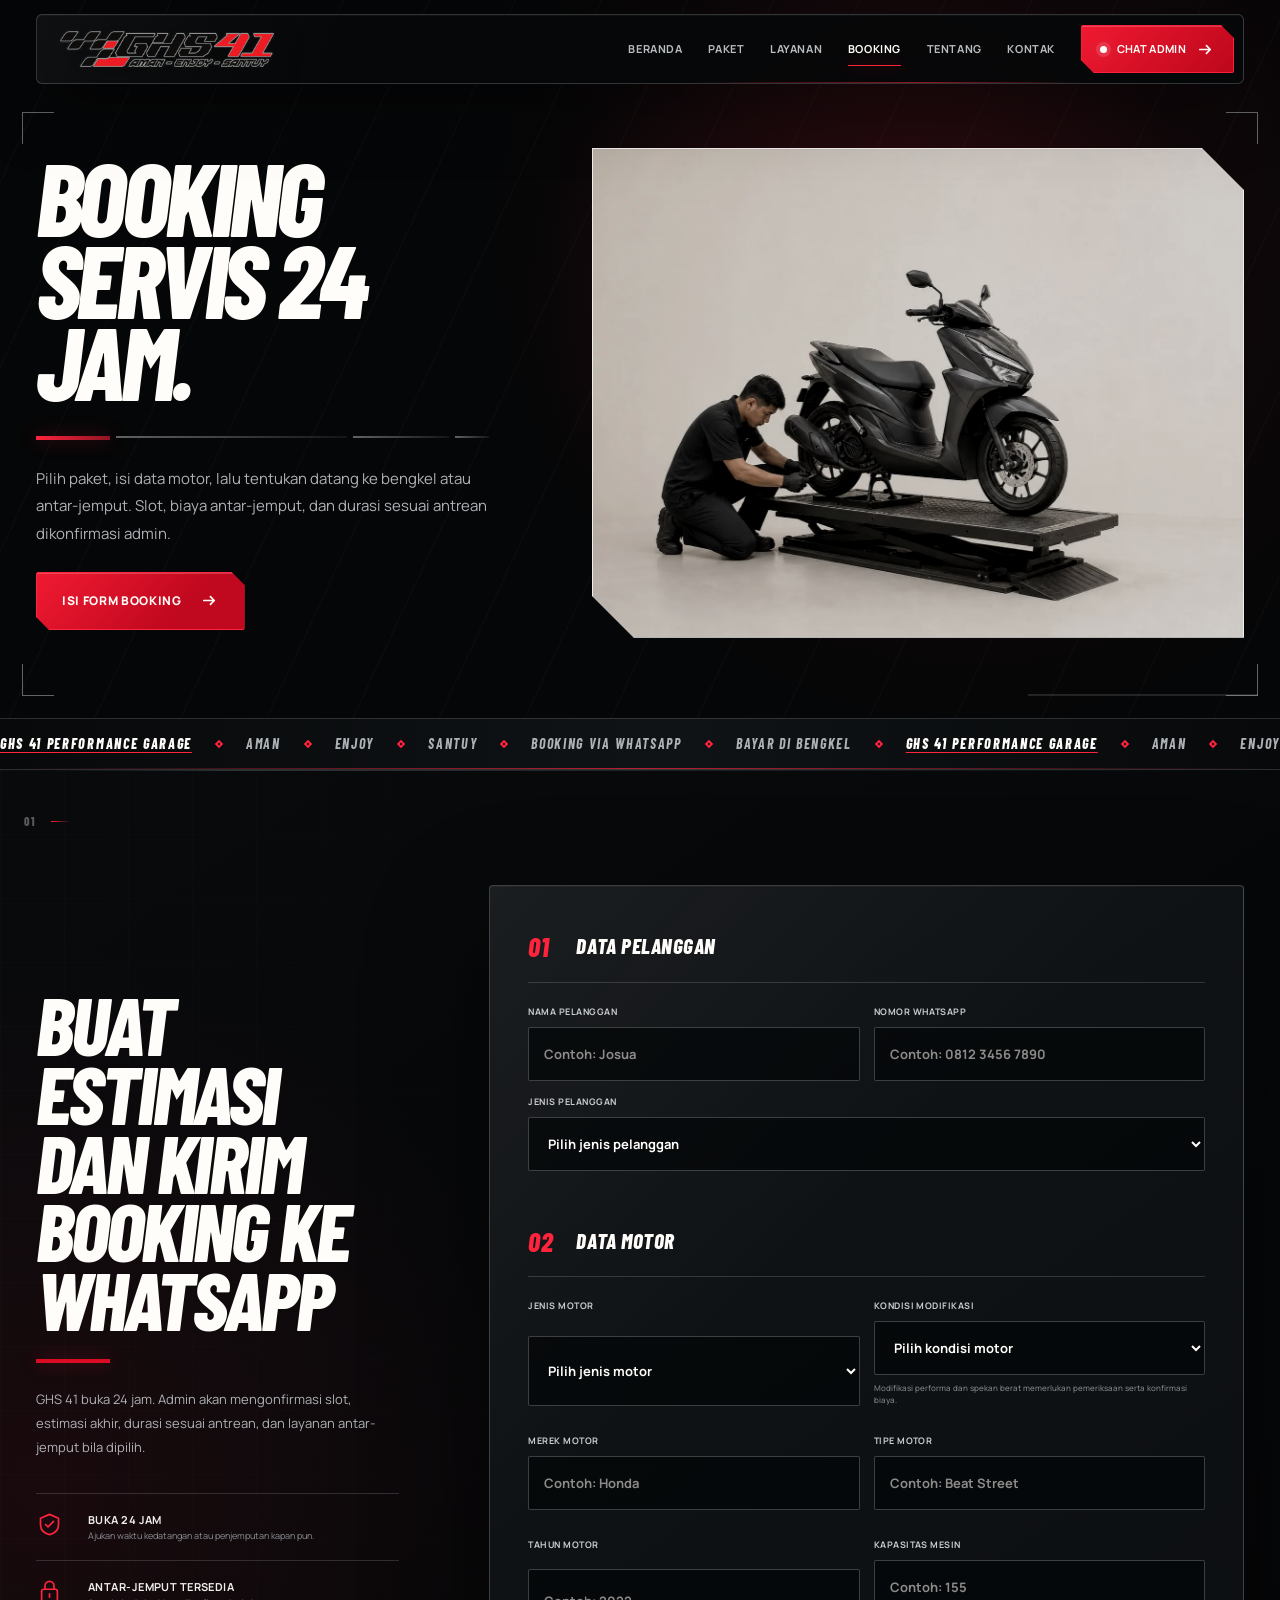
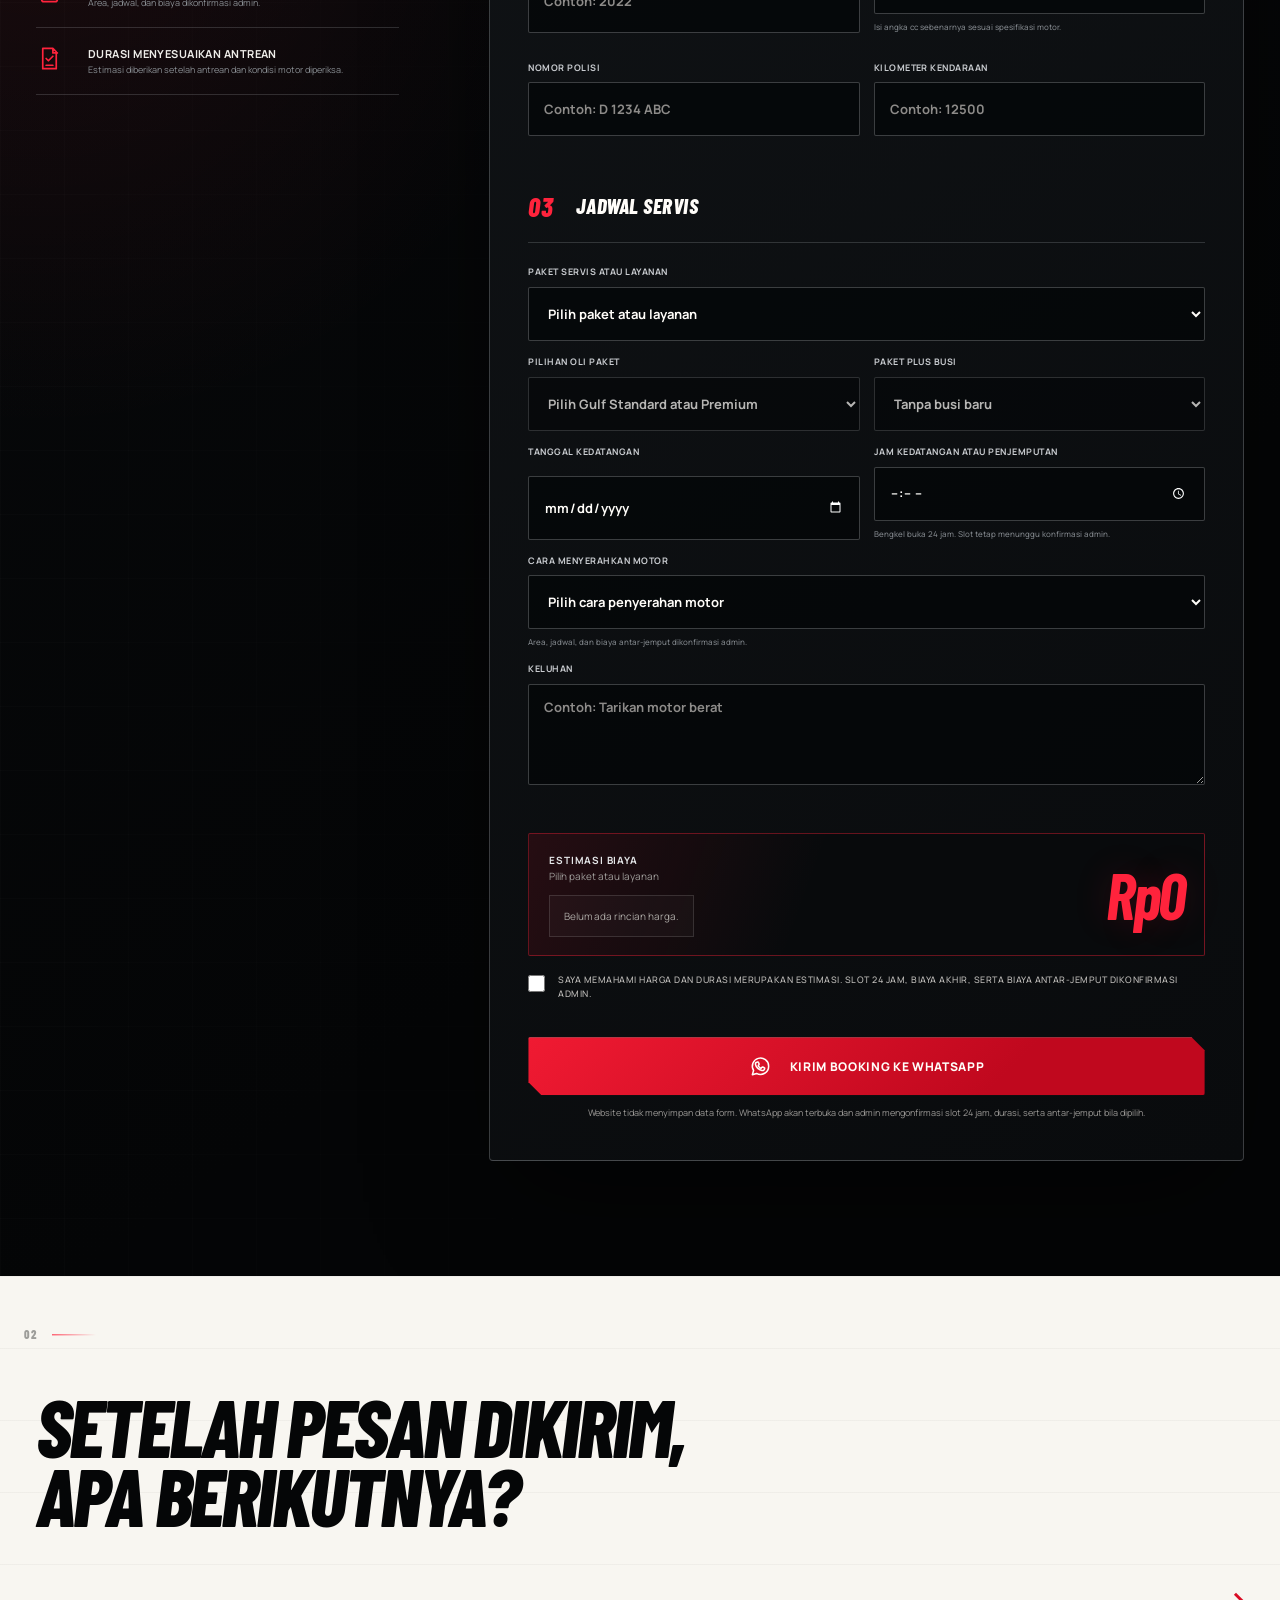
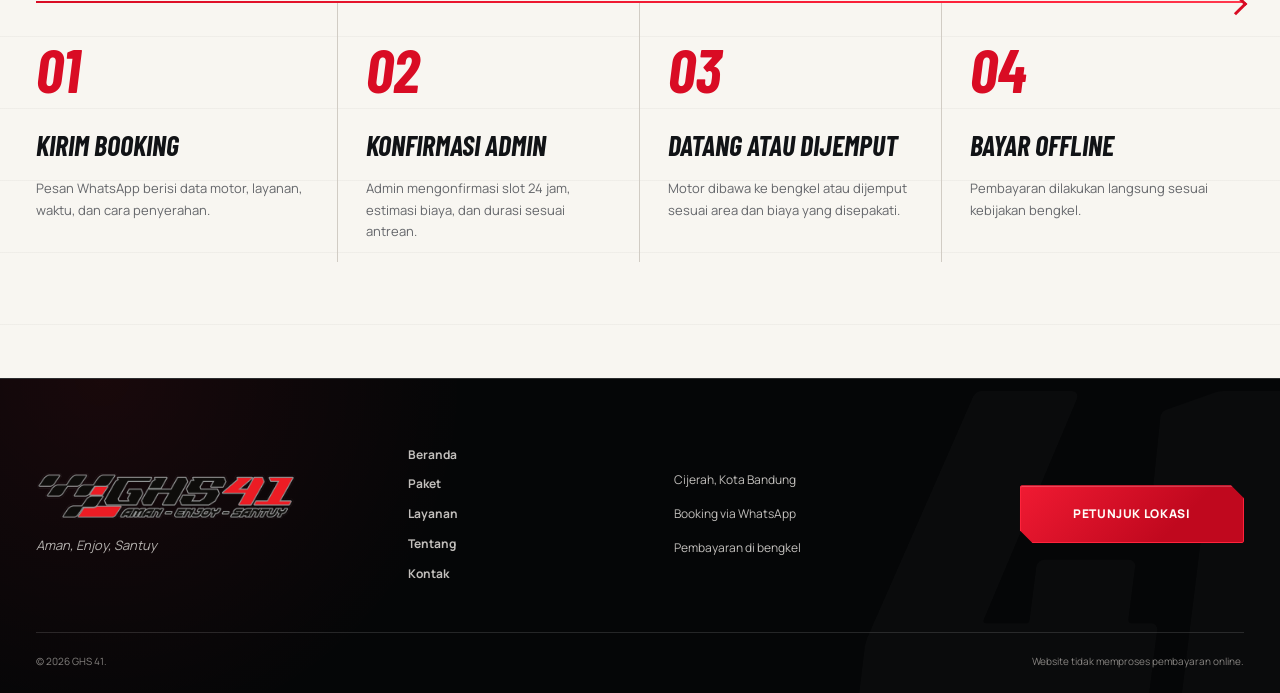
<file: booking.html>
<!doctype html>
<html lang="id">
<head>
  <meta charset="utf-8">
  <meta name="viewport" content="width=device-width, initial-scale=1, viewport-fit=cover">
  <meta name="theme-color" content="#0b0c0d">
  <meta name="description" content="Booking servis motor 24 jam GHS 41 melalui WhatsApp. Pilih datang ke bengkel atau antar-jemput motor, lihat estimasi, lalu tunggu konfirmasi admin.">
  <meta property="og:type" content="website">
  <meta property="og:title" content="Booking Servis — GHS 41">
  <meta property="og:description" content="Form booking WhatsApp GHS 41 untuk motor 110–250 cc di Cijerah, Kota Bandung.">
  <meta property="og:url" content="https://ghs41.github.io/booking.html">
  <meta property="og:image" content="https://ghs41.github.io/assets/images/booking-workshop-premium.jpg">
  <link rel="canonical" href="https://ghs41.github.io/booking.html">
  <title>Booking Servis — GHS 41</title>
  <link rel="icon" type="image/png" sizes="48x48" href="assets/images/favicon-48.png">
  <link rel="manifest" href="manifest.webmanifest">
  <link rel="preconnect" href="https://fonts.googleapis.com">
  <link rel="preconnect" href="https://fonts.gstatic.com" crossorigin>
  <link rel="preload" as="style" href="https://fonts.googleapis.com/css2?family=Barlow+Condensed:wght@600;700;800&amp;family=Manrope:wght@400;500;600;700;800&amp;display=swap">
  <link rel="stylesheet" href="https://fonts.googleapis.com/css2?family=Barlow+Condensed:wght@600;700;800&amp;family=Manrope:wght@400;500;600;700;800&amp;display=swap" media="print" data-deferred-style>
  <noscript><link rel="stylesheet" href="https://fonts.googleapis.com/css2?family=Barlow+Condensed:wght@600;700;800&amp;family=Manrope:wght@400;500;600;700;800&amp;display=swap"></noscript>
  <script>document.documentElement.classList.add('js');</script>
  <link rel="stylesheet" href="assets/css/site.min.css?v=20260804-5">
</head>
<body class="page page-booking" data-page="booking">
  <a class="skip-link" href="#main">Lewati ke isi utama</a>
  <header class="site-header">
    <div class="container header-inner">
      <a class="brand" href="index.html" aria-label="GHS 41 — kembali ke beranda"><img src="assets/images/logo-ghs41-display.png" width="640" height="116" fetchpriority="high" alt="GHS 41 — Aman, Enjoy, Santuy"></a>
      <button class="nav-toggle" type="button" aria-expanded="false" aria-controls="main-nav" aria-label="Buka menu navigasi"><span></span><span></span><span></span></button>
      <nav class="main-nav" id="main-nav" aria-label="Navigasi utama">
        <a href="index.html">Beranda</a><a href="paket.html">Paket</a><a href="layanan.html">Layanan</a><a href="booking.html" aria-current="page">Booking</a><a href="tentang.html">Tentang</a><a href="kontak.html">Kontak</a>
        <a class="nav-cta" href="https://wa.me/6281395546714?text=Halo%20GHS%2041%2C%20saya%20ingin%20bertanya%20tentang%20servis." target="_blank" rel="noopener noreferrer"><span class="nav-status-dot" aria-hidden="true"></span>Chat Admin <span class="arrow-icon" aria-hidden="true"><svg viewBox="0 0 20 20"><path d="M4 10h11M11 6l4 4-4 4"/></svg></span></a>
      </nav>
    </div>
  </header>

  <main id="main" tabindex="-1">
    <section class="page-hero page-hero-booking" aria-labelledby="page-title" data-motion-section="hero" data-section-index="00">
      <div class="hero-frame" aria-hidden="true">
        <span class="hero-frame-corner hero-frame-corner-tl"></span>
        <span class="hero-frame-corner hero-frame-corner-tr"></span>
        <span class="hero-frame-corner hero-frame-corner-bl"></span>
        <span class="hero-frame-corner hero-frame-corner-br"></span>
        <span class="hero-frame-rail"></span>
      </div>
      <div class="container page-hero-layout">
        <div class="page-hero-copy booking-hero-copy">
          <h1 id="page-title">Booking servis 24 jam.</h1>
          <div class="speed-rule" aria-hidden="true"><span></span><span></span><span></span><span></span></div>
          <p>Pilih paket, isi data motor, lalu tentukan datang ke bengkel atau antar-jemput. Slot, biaya antar-jemput, dan durasi sesuai antrean dikonfirmasi admin.</p>
          <a class="btn btn-primary" href="#booking-form">Isi Form Booking <span class="arrow-icon" aria-hidden="true"><svg viewBox="0 0 20 20"><path d="M4 10h11M11 6l4 4-4 4"/></svg></span></a>
        </div>
        <div class="page-hero-visual booking-hero-visual reveal"><picture><source media="(max-width: 700px)" srcset="assets/images/booking-workshop-premium-720.webp" type="image/webp"><source srcset="assets/images/booking-workshop-premium.webp" type="image/webp"><img class="booking-hero-image" src="assets/images/booking-workshop-premium.jpg" width="1448" height="1086" alt="Mekanik memeriksa motor di atas lift servis" fetchpriority="high"></picture></div>
      </div>
    </section>

    <section class="section booking-section" id="booking" aria-labelledby="booking-title" data-motion-section="booking" data-section-index="01">
      <div class="section-chrome" aria-hidden="true"><span class="section-index">01</span><span class="section-rail"></span></div>
      <div class="container booking-layout">
        <div class="booking-info reveal">
          <h2 id="booking-title">Buat estimasi dan kirim booking ke WhatsApp</h2>
          <div class="speed-rule dark" aria-hidden="true"><span></span><span></span><span></span><span></span></div>
          <p>GHS 41 buka 24 jam. Admin akan mengonfirmasi slot, estimasi akhir, durasi sesuai antrean, dan layanan antar-jemput bila dipilih.</p>
          <div class="booking-points">
            <div><svg viewBox="0 0 24 24" aria-hidden="true"><path d="m12 3 8 3.5v5.8c0 4.4-3.1 7.5-8 8.7-4.9-1.2-8-4.3-8-8.7V6.5L12 3Z"/><path d="m8.5 12 2.2 2.2 4.8-5"/></svg><p><strong>Buka 24 jam</strong><span>Ajukan waktu kedatangan atau penjemputan kapan pun.</span></p></div>
            <div><svg viewBox="0 0 24 24" aria-hidden="true"><rect x="5" y="10" width="14" height="11" rx="2"/><path d="M8 10V7a4 4 0 0 1 8 0v3M12 14v3"/></svg><p><strong>Antar-jemput tersedia</strong><span>Area, jadwal, dan biaya dikonfirmasi admin.</span></p></div>
            <div><svg viewBox="0 0 24 24" aria-hidden="true"><path d="M6 3h9l3 3v15H6zM15 3v4h4M9 12l2 2 4-4M9 18h6"/></svg><p><strong>Durasi menyesuaikan antrean</strong><span>Estimasi diberikan setelah antrean dan kondisi motor diperiksa.</span></p></div>
          </div>
        </div>

        <form class="booking-form reveal" id="booking-form" novalidate>
          <fieldset>
            <legend><span>01</span> Data pelanggan</legend>
            <div class="form-grid two-col">
              <label for="customer-name">Nama pelanggan<input id="customer-name" type="text" name="name" autocomplete="name" placeholder="Contoh: Josua" required></label>
              <label for="customer-phone">Nomor WhatsApp<input id="customer-phone" type="tel" name="phone" autocomplete="tel" inputmode="tel" placeholder="Contoh: 0812 3456 7890" required></label>
            </div>
            <label for="customer-type">Jenis pelanggan<select id="customer-type" name="customerType" required><option value="">Pilih jenis pelanggan</option><option>Ojol</option><option>Non-Ojol</option></select></label>
          </fieldset>

          <fieldset>
            <legend><span>02</span> Data motor</legend>
            <div class="form-grid two-col">
              <label for="motor-type">Jenis motor<select id="motor-type" name="motorType" required><option value="">Pilih jenis motor</option><option>Matic</option><option>Bebek/Manual</option><option>Sport Naked</option><option>Sport Fairing</option><option>Sport Touring/Adventure</option><option>Trail/Supermoto</option></select></label>
              <label for="modification-level">Kondisi modifikasi<select id="modification-level" name="modificationLevel" aria-describedby="modification-level-hint" required><option value="">Pilih kondisi motor</option><option value="standard">Standar / tanpa modifikasi</option><option value="light">Modifikasi ringan</option><option value="performance">Modifikasi performa</option><option value="heavy">Spekan berat / kompetisi</option></select><span class="form-hint" id="modification-level-hint">Modifikasi performa dan spekan berat memerlukan pemeriksaan serta konfirmasi biaya.</span></label>
              <label for="motor-brand">Merek motor<input id="motor-brand" type="text" name="brand" placeholder="Contoh: Honda" required></label>
              <label for="motor-model">Tipe motor<input id="motor-model" type="text" name="model" placeholder="Contoh: Beat Street" required></label>
              <label for="motor-year">Tahun motor<input id="motor-year" type="number" name="year" min="1980" max="2100" step="1" inputmode="numeric" placeholder="Contoh: 2022" required></label>
              <label for="motor-cc">Kapasitas mesin<input id="motor-cc" type="number" name="cc" min="50" max="250" step="1" inputmode="numeric" aria-describedby="motor-cc-hint" placeholder="Contoh: 155" required><span class="form-hint" id="motor-cc-hint">Isi angka cc sebenarnya sesuai spesifikasi motor.</span></label>
              <label for="motor-plate">Nomor polisi<input id="motor-plate" type="text" name="plate" autocomplete="off" placeholder="Contoh: D 1234 ABC" required></label>
              <label for="motor-odometer">Kilometer kendaraan<input id="motor-odometer" type="number" name="odometer" min="0" step="1" inputmode="numeric" placeholder="Contoh: 12500" required></label>
            </div>
          </fieldset>

          <fieldset>
            <legend><span>03</span> Jadwal servis</legend>
            <label for="package-select">Paket servis atau layanan<select name="package" id="package-select" required><option value="">Pilih paket atau layanan</option></select></label>
            <div class="form-grid two-col">
              <label for="oil-tier">Pilihan oli paket<select name="oilTier" id="oil-tier" disabled><option value="">Pilih Gulf Standard atau Premium</option></select></label>
              <label for="spark-plug-addon">Paket Plus Busi<select name="sparkPlugAddon" id="spark-plug-addon" disabled><option value="">Pilih tambahan busi</option></select></label>
            </div>
            <div class="form-grid two-col">
              <label for="booking-date">Tanggal kedatangan<input id="booking-date" type="date" name="date" required></label>
              <label for="booking-time">Jam kedatangan atau penjemputan<input id="booking-time" type="time" name="time" step="900" aria-describedby="booking-time-hint" required><span class="form-hint" id="booking-time-hint">Bengkel buka 24 jam. Slot tetap menunggu konfirmasi admin.</span></label>
            </div>
            <label for="arrival-mode">Cara menyerahkan motor<select id="arrival-mode" name="arrivalMode" aria-describedby="arrival-mode-hint" required><option value="">Pilih cara penyerahan motor</option><option value="visit">Datang langsung ke bengkel</option><option value="pickup">Minta antar-jemput motor</option></select><span class="form-hint" id="arrival-mode-hint">Area, jadwal, dan biaya antar-jemput dikonfirmasi admin.</span></label>
            <label id="pickup-address-field" for="pickup-address" hidden>Alamat lengkap penjemputan dan pengantaran<textarea id="pickup-address" name="pickupAddress" rows="3" maxlength="400" autocomplete="street-address" placeholder="Tulis alamat, patokan, kecamatan, dan kota."></textarea></label>
            <label for="booking-notes">Keluhan<textarea id="booking-notes" name="complaint" rows="4" maxlength="300" placeholder="Contoh: Tarikan motor berat" required></textarea></label>
          </fieldset>

          <div class="estimate-box" aria-live="polite"><div><strong>Estimasi biaya</strong><span id="estimate-label">Pilih paket atau layanan</span><span id="estimate-breakdown">Belum ada rincian harga.</span></div><output id="estimate-total">Rp0</output></div>
          <label class="agreement" for="booking-agreement"><input id="booking-agreement" type="checkbox" name="agreement" required><span>Saya memahami harga dan durasi merupakan estimasi. Slot 24 jam, biaya akhir, serta biaya antar-jemput dikonfirmasi admin.</span></label>
          <p class="form-error" id="form-error" role="alert" aria-live="assertive"></p>
          <button class="btn btn-primary btn-full" type="submit"><svg class="whatsapp-icon" viewBox="0 0 24 24" aria-hidden="true"><path d="M20.5 11.7a8.5 8.5 0 0 1-12.6 7.5L3.5 20.5l1.3-4.3A8.5 8.5 0 1 1 20.5 11.7Z"/><path d="M8 7.8c.3-.6.6-.6.9-.6h.4c.2 0 .4.1.5.4l.7 1.7c.1.3.1.5-.1.7l-.6.8c-.2.2-.1.5.1.8.5.9 1.2 1.6 2.1 2.1.3.2.6.2.8-.1l.7-.9c.2-.3.5-.3.8-.2l1.7.8c.3.1.4.3.4.6 0 .7-.3 1.4-.9 1.8-.5.4-1.2.6-2 .5-1.1-.2-2.6-.8-4.3-2.3-1.3-1.2-2.2-2.7-2.4-3.8-.2-.9 0-1.7.4-2.3Z"/></svg>Kirim Booking ke WhatsApp</button>
          <p class="form-footnote">Website tidak menyimpan data form. WhatsApp akan terbuka dan admin mengonfirmasi slot 24 jam, durasi, serta antar-jemput bila dipilih.</p>
        </form>
      </div>
    </section>

    <section class="section process-section" aria-labelledby="process-title" data-motion-section="process" data-section-index="02">
      <div class="section-chrome" aria-hidden="true"><span class="section-index">02</span><span class="section-rail"></span></div>
      <div class="container"><h2 class="reveal" id="process-title">Setelah pesan dikirim, apa berikutnya?</h2><ol class="process-rail"><li class="reveal"><span>01</span><h3>Kirim booking</h3><p>Pesan WhatsApp berisi data motor, layanan, waktu, dan cara penyerahan.</p></li><li class="reveal"><span>02</span><h3>Konfirmasi admin</h3><p>Admin mengonfirmasi slot 24 jam, estimasi biaya, dan durasi sesuai antrean.</p></li><li class="reveal"><span>03</span><h3>Datang atau dijemput</h3><p>Motor dibawa ke bengkel atau dijemput sesuai area dan biaya yang disepakati.</p></li><li class="reveal"><span>04</span><h3>Bayar offline</h3><p>Pembayaran dilakukan langsung sesuai kebijakan bengkel.</p></li></ol></div>
    </section>
  </main>

  <footer class="site-footer"><div class="container footer-main"><div class="footer-brand"><img src="assets/images/logo-ghs41-display.png" width="640" height="116" alt="GHS 41"><p>Aman, Enjoy, Santuy</p></div><nav class="footer-links" aria-label="Navigasi footer"><a href="index.html">Beranda</a><a href="paket.html">Paket</a><a href="layanan.html">Layanan</a><a href="tentang.html">Tentang</a><a href="kontak.html">Kontak</a></nav><div class="footer-info"><p>Cijerah, Kota Bandung</p><p>Booking via WhatsApp</p><p>Pembayaran di bengkel</p></div><div class="footer-cta"><a class="btn btn-primary" data-ghs41-map href="https://www.google.com/maps/place/GHS41/@-6.917235,107.5681643,17z/data=!3m1!4b1!4m6!3m5!1s0x2e68e57f4f86bb5b:0x88898e3045abe7a5!8m2!3d-6.917235!4d107.5707392!16s%2Fg%2F11jnsh2x7j?hl=id&amp;entry=ttu&amp;g_ep=EgoyMDI2MDcyOS4wIKXMDSoASAFQAw%3D%3D" target="_blank" rel="noopener noreferrer">Petunjuk Lokasi</a></div></div><div class="container footer-bottom"><p>© <span id="current-year">2026</span> GHS 41.</p><p>Website tidak memproses pembayaran online.</p></div></footer>
  <nav aria-label="Akses cepat booking"><a class="floating-wa" id="floating-wa" href="#booking" aria-label="Ke form booking servis"><svg viewBox="0 0 24 24" aria-hidden="true"><path d="M20.5 11.7a8.5 8.5 0 0 1-12.6 7.5L3.5 20.5l1.3-4.3A8.5 8.5 0 1 1 20.5 11.7Z"/></svg><span>Booking</span></a></nav>
  <div class="toast" id="toast" role="status" aria-live="polite"></div>
  <script src="assets/js/app.min.js?v=20260804-4" defer></script><script src="assets/js/packages.min.js?v=20260804-4" defer></script><script src="assets/js/booking.min.js?v=20260804-4" defer></script><script src="assets/js/motion.min.js?v=20260804-5" defer></script>
</body>
</html>
</file>
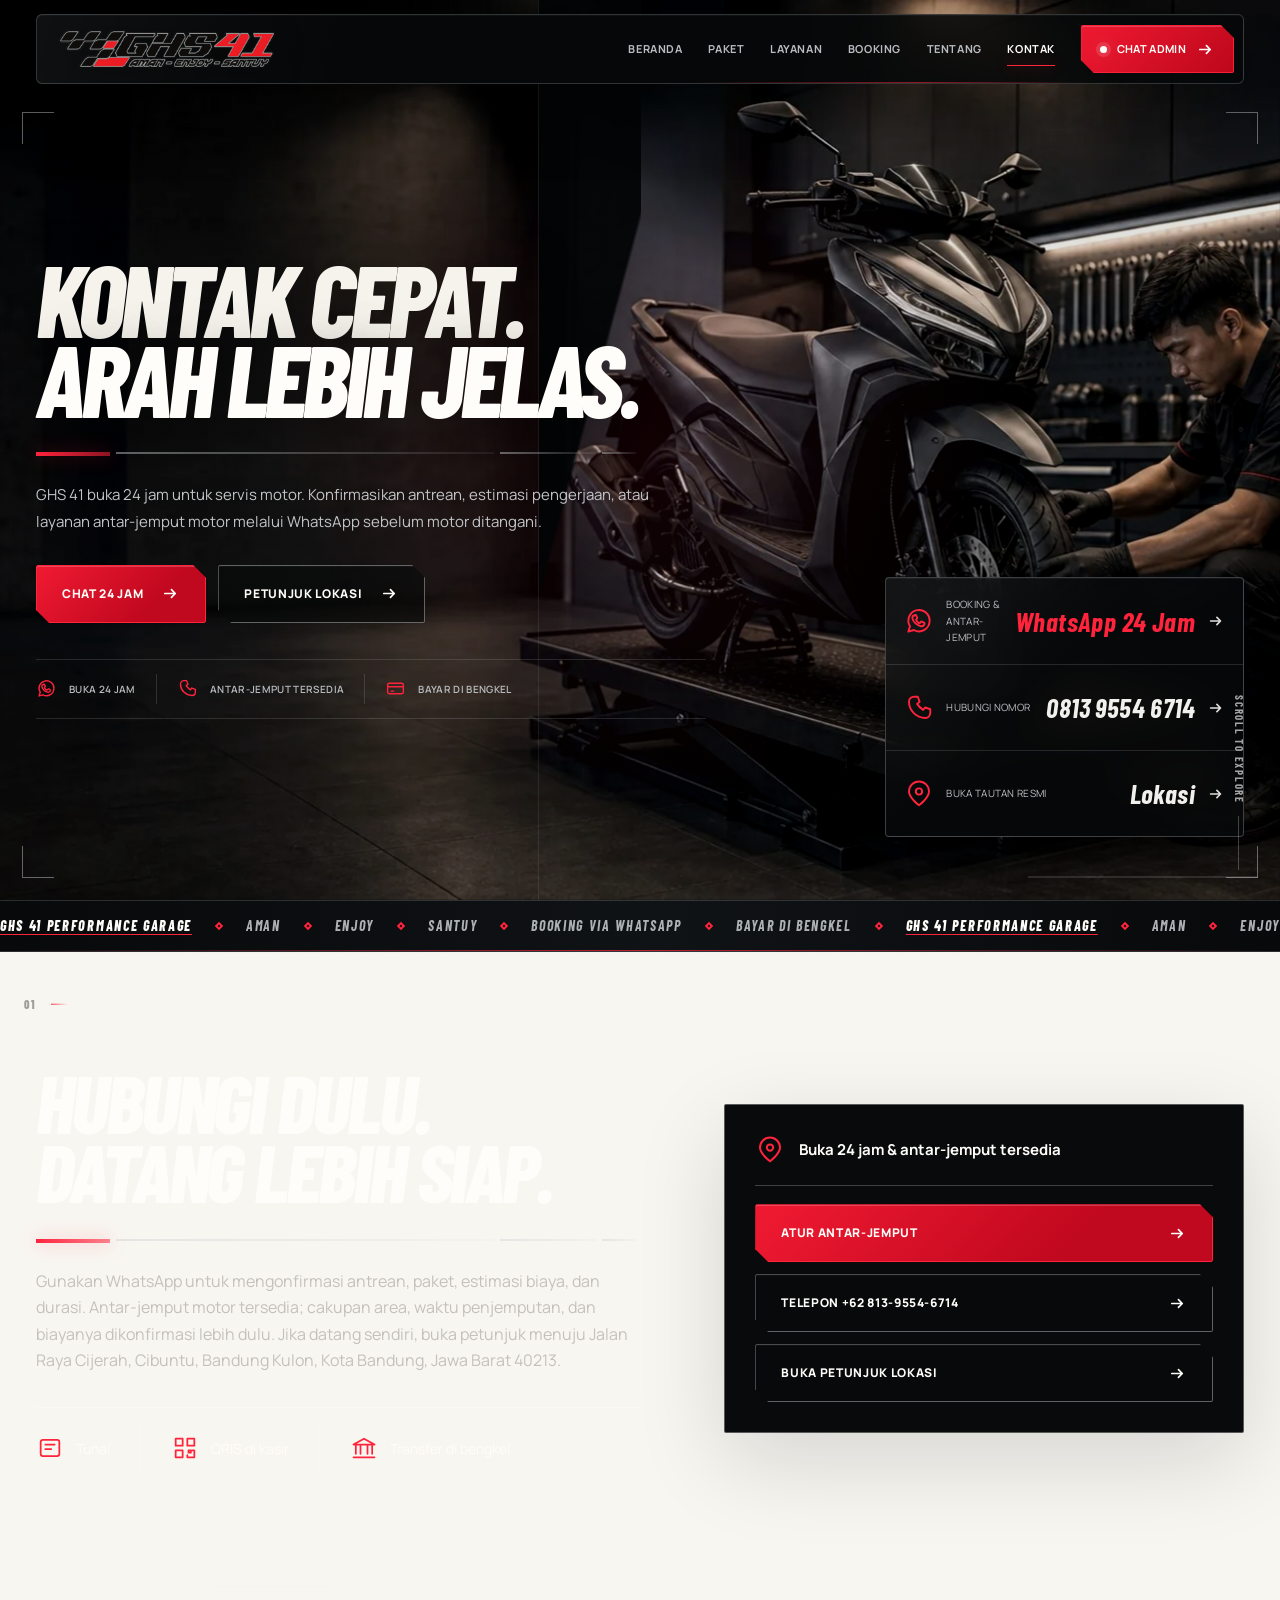
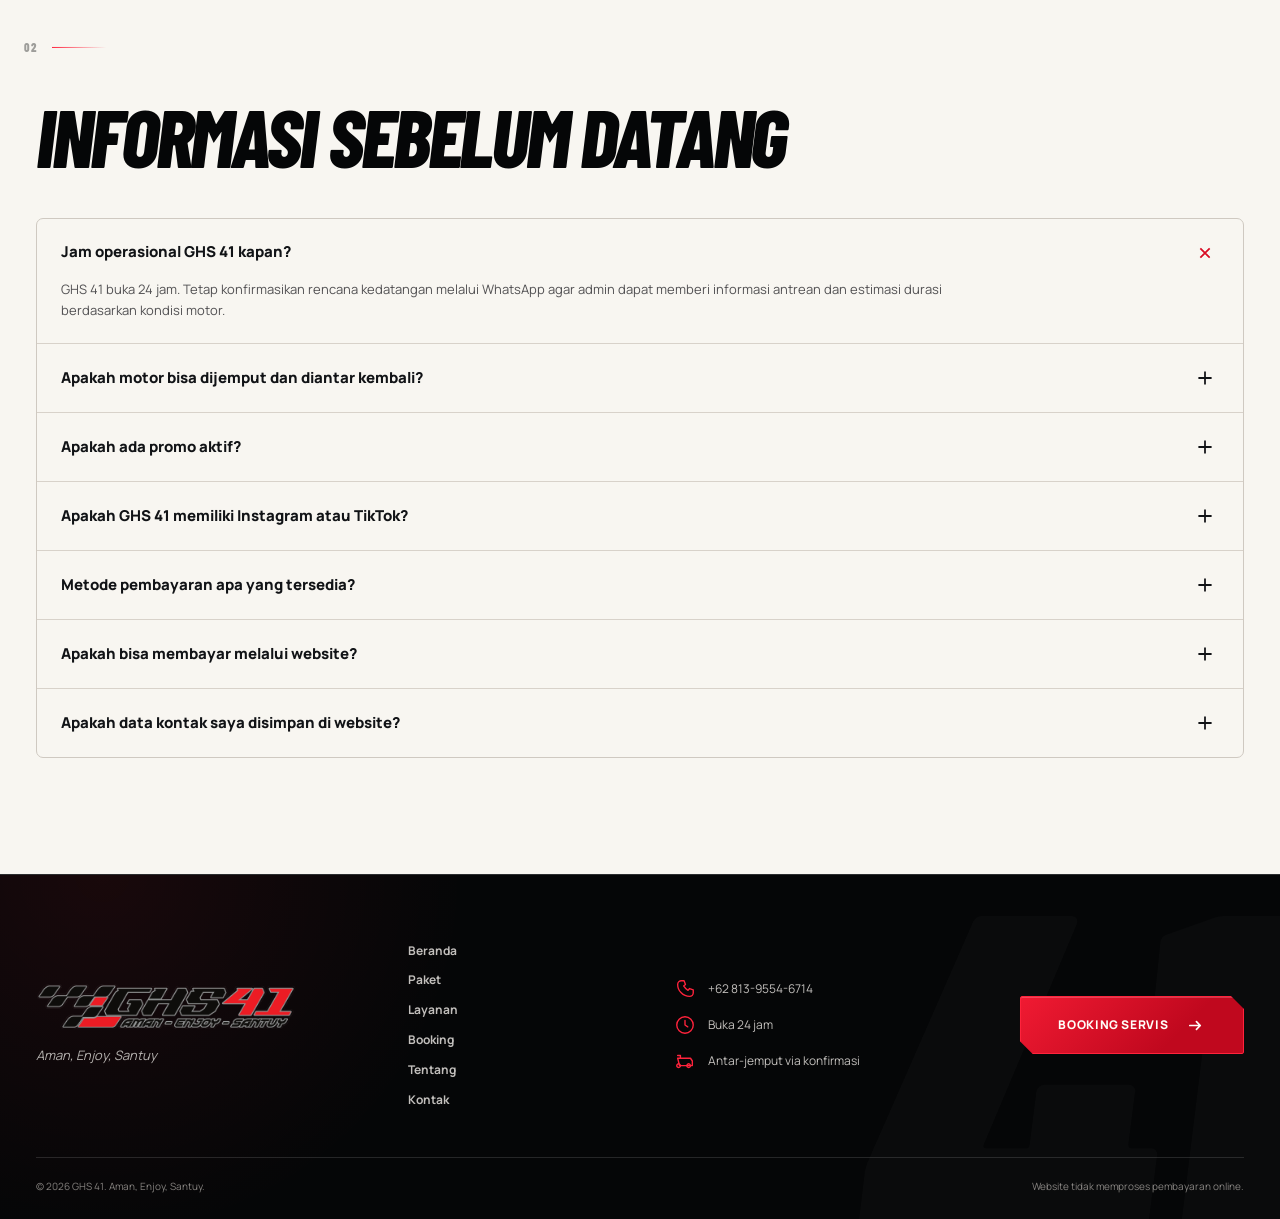
<file: kontak.html>
<!doctype html>
<html lang="id">
<head>
  <meta charset="utf-8">
  <meta name="viewport" content="width=device-width, initial-scale=1, viewport-fit=cover">
  <meta name="theme-color" content="#0b0c0d">
  <meta name="description" content="GHS 41 buka 24 jam. Hubungi WhatsApp atau telepon untuk booking, konfirmasi antrean, dan mengatur antar-jemput motor di area yang disepakati.">
  <meta name="author" content="GHS 41">
  <meta property="og:type" content="website">
  <meta property="og:locale" content="id_ID">
  <meta property="og:site_name" content="GHS 41">
  <meta property="og:title" content="Kontak &amp; Lokasi GHS 41">
  <meta property="og:description" content="GHS 41 buka 24 jam. Booking dan konfirmasi layanan antar-jemput motor melalui WhatsApp +62 813-9554-6714.">
  <meta property="og:url" content="https://ghs41.github.io/kontak.html">
  <meta property="og:image" content="https://ghs41.github.io/assets/images/og-cover.jpg">
  <meta property="og:image:alt" content="GHS 41 — Aman, Enjoy, Santuy">
  <meta name="twitter:card" content="summary_large_image">
  <link rel="canonical" href="https://ghs41.github.io/kontak.html">
  <title>Kontak &amp; Lokasi GHS 41</title>
  <link rel="icon" type="image/png" sizes="48x48" href="assets/images/favicon-48.png">
  <link rel="apple-touch-icon" sizes="180x180" href="assets/images/apple-touch-icon.png">
  <link rel="manifest" href="manifest.webmanifest">
  <link rel="preconnect" href="https://fonts.googleapis.com">
  <link rel="preconnect" href="https://fonts.gstatic.com" crossorigin>
  <link rel="preload" as="style" href="https://fonts.googleapis.com/css2?family=Barlow+Condensed:wght@600;700;800&amp;family=Manrope:wght@400;500;600;700;800&amp;display=swap">
  <link rel="stylesheet" href="https://fonts.googleapis.com/css2?family=Barlow+Condensed:wght@600;700;800&amp;family=Manrope:wght@400;500;600;700;800&amp;display=swap" media="print" data-deferred-style>
  <noscript><link rel="stylesheet" href="https://fonts.googleapis.com/css2?family=Barlow+Condensed:wght@600;700;800&amp;family=Manrope:wght@400;500;600;700;800&amp;display=swap"></noscript>
  <script>document.documentElement.classList.add('js');</script>
  <link rel="stylesheet" href="assets/css/site.min.css?v=20260804-5">
</head>
<body class="page page-contact" data-page="contact">
  <a class="skip-link" href="#main">Lewati ke isi utama</a>

  <header class="site-header">
    <div class="container header-inner">
      <a class="brand" href="index.html" aria-label="GHS 41 — ke beranda">
        <img src="assets/images/logo-ghs41-display.png" width="640" height="116" fetchpriority="high" alt="GHS 41 — Aman, Enjoy, Santuy">
      </a>

      <button class="nav-toggle" type="button" aria-expanded="false" aria-controls="main-nav" aria-label="Buka menu navigasi">
        <span></span><span></span><span></span>
      </button>

      <nav class="main-nav" id="main-nav" aria-label="Navigasi utama">
        <a href="index.html">Beranda</a>
        <a href="paket.html">Paket</a>
        <a href="layanan.html">Layanan</a>
        <a href="booking.html">Booking</a>
        <a href="tentang.html">Tentang</a>
        <a href="kontak.html" aria-current="page">Kontak</a>
        <a class="nav-cta" href="https://wa.me/6281395546714?text=Halo%20GHS%2041%2C%20saya%20ingin%20bertanya%20tentang%20servis." target="_blank" rel="noopener noreferrer"><span class="nav-status-dot" aria-hidden="true"></span>Chat Admin <span class="arrow-icon" aria-hidden="true"><svg viewBox="0 0 20 20"><path d="M4 10h11M11 6l4 4-4 4"/></svg></span></a>
      </nav>
    </div>
  </header>

  <main id="main" tabindex="-1">
    <section class="hero section-dark" aria-labelledby="hero-title" data-motion-section="hero" data-section-index="00">
      <div class="hero-frame" aria-hidden="true">
        <span class="hero-frame-corner hero-frame-corner-tl"></span>
        <span class="hero-frame-corner hero-frame-corner-tr"></span>
        <span class="hero-frame-corner hero-frame-corner-bl"></span>
        <span class="hero-frame-corner hero-frame-corner-br"></span>
        <span class="hero-frame-rail"></span>
      </div>
      <div class="hero-media" aria-hidden="true">
        <picture><source media="(max-width: 700px)" srcset="assets/images/hero-workshop-premium-720.webp" type="image/webp"><source srcset="assets/images/hero-workshop-premium.webp" type="image/webp"><img src="assets/images/hero-workshop-premium.jpg" width="1736" height="906" alt="" fetchpriority="high"></picture>
      </div>

      <div class="container hero-layout">
        <div class="hero-copy reveal">
          <h1 id="hero-title">Kontak cepat.<br>Arah lebih jelas.</h1>
          <div class="speed-rule" aria-hidden="true"><span></span><span></span><span></span><span></span></div>
          <p>GHS 41 buka 24 jam untuk servis motor. Konfirmasikan antrean, estimasi pengerjaan, atau layanan antar-jemput motor melalui WhatsApp sebelum motor ditangani.</p>

          <div class="hero-actions">
            <a class="btn btn-primary" href="https://wa.me/6281395546714?text=Halo%20GHS%2041%2C%20saya%20ingin%20menanyakan%20antrean%20atau%20layanan%20antar-jemput%20motor." target="_blank" rel="noopener noreferrer">Chat 24 Jam <span class="arrow-icon" aria-hidden="true"><svg viewBox="0 0 20 20"><path d="M4 10h11M11 6l4 4-4 4"/></svg></span></a>
            <a class="btn btn-outline" href="https://www.google.com/maps/place/GHS41/@-6.917235,107.5681643,17z/data=!3m1!4b1!4m6!3m5!1s0x2e68e57f4f86bb5b:0x88898e3045abe7a5!8m2!3d-6.917235!4d107.5707392!16s%2Fg%2F11jnsh2x7j?hl=id&amp;entry=ttu&amp;g_ep=EgoyMDI2MDcyOS4wIKXMDSoASAFQAw%3D%3D" target="_blank" rel="noopener noreferrer">Petunjuk Lokasi <span class="arrow-icon" aria-hidden="true"><svg viewBox="0 0 20 20"><path d="M4 10h11M11 6l4 4-4 4"/></svg></span></a>
          </div>

          <div class="hero-trust" role="group" aria-label="Saluran kontak dan pembayaran GHS 41">
            <div>
              <svg viewBox="0 0 24 24" aria-hidden="true"><path d="M20.5 11.7a8.5 8.5 0 0 1-12.6 7.5L3.5 20.5l1.3-4.3A8.5 8.5 0 1 1 20.5 11.7Z"/><path d="M8 7.8c.3-.6.6-.6.9-.6h.4c.2 0 .4.1.5.4l.7 1.7c.1.3.1.5-.1.7l-.6.8c-.2.2-.1.5.1.8.5.9 1.2 1.6 2.1 2.1.3.2.6.2.8-.1l.7-.9c.2-.3.5-.3.8-.2l1.7.8c.3.1.4.3.4.6 0 .7-.3 1.4-.9 1.8-.5.4-1.2.6-2 .5-1.1-.2-2.6-.8-4.3-2.3-1.3-1.2-2.2-2.7-2.4-3.8-.2-.9 0-1.7.4-2.3Z"/></svg>
              <span>Buka 24 jam</span>
            </div>
            <div>
              <svg viewBox="0 0 24 24" aria-hidden="true"><path d="M8 3h3l1.5 4-2 1.7a15 15 0 0 0 4.8 4.8l1.7-2L21 13v3c0 2-1.5 4-4 4C10 20 4 14 4 7c0-2.5 2-4 4-4Z"/></svg>
              <span>Antar-jemput tersedia</span>
            </div>
            <div>
              <svg viewBox="0 0 24 24" aria-hidden="true"><rect x="3" y="6" width="18" height="12" rx="2"/><path d="M3 10h18M7 15h3"/></svg>
              <span>Bayar di bengkel</span>
            </div>
          </div>
        </div>

        <aside class="service-console reveal" aria-label="Kontak cepat GHS 41">
          <a href="https://wa.me/6281395546714?text=Halo%20GHS%2041%2C%20saya%20ingin%20menanyakan%20antrean%20servis%20atau%20layanan%20antar-jemput%20motor." target="_blank" rel="noopener noreferrer">
            <svg viewBox="0 0 24 24" aria-hidden="true"><path d="M20.5 11.7a8.5 8.5 0 0 1-12.6 7.5L3.5 20.5l1.3-4.3A8.5 8.5 0 1 1 20.5 11.7Z"/><path d="M8 7.8c.3-.6.6-.6.9-.6h.4c.2 0 .4.1.5.4l.7 1.7c.1.3.1.5-.1.7l-.6.8c-.2.2-.1.5.1.8.5.9 1.2 1.6 2.1 2.1.3.2.6.2.8-.1l.7-.9c.2-.3.5-.3.8-.2l1.7.8c.3.1.4.3.4.6 0 .7-.3 1.4-.9 1.8-.5.4-1.2.6-2 .5-1.1-.2-2.6-.8-4.3-2.3-1.3-1.2-2.2-2.7-2.4-3.8-.2-.9 0-1.7.4-2.3Z"/></svg>
            <span>Booking &amp; antar-jemput</span><strong>WhatsApp 24 Jam</strong>
            <span class="arrow-icon" aria-hidden="true"><svg viewBox="0 0 20 20"><path d="M4 10h11M11 6l4 4-4 4"/></svg></span>
          </a>
          <a href="tel:+6281395546714">
            <svg viewBox="0 0 24 24" aria-hidden="true"><path d="M8 3h3l1.5 4-2 1.7a15 15 0 0 0 4.8 4.8l1.7-2L21 13v3c0 2-1.5 4-4 4C10 20 4 14 4 7c0-2.5 2-4 4-4Z"/></svg>
            <span>Hubungi nomor</span><strong>0813 9554 6714</strong>
            <span class="arrow-icon" aria-hidden="true"><svg viewBox="0 0 20 20"><path d="M4 10h11M11 6l4 4-4 4"/></svg></span>
          </a>
          <a href="https://www.google.com/maps/place/GHS41/@-6.917235,107.5681643,17z/data=!3m1!4b1!4m6!3m5!1s0x2e68e57f4f86bb5b:0x88898e3045abe7a5!8m2!3d-6.917235!4d107.5707392!16s%2Fg%2F11jnsh2x7j?hl=id&amp;entry=ttu&amp;g_ep=EgoyMDI2MDcyOS4wIKXMDSoASAFQAw%3D%3D" target="_blank" rel="noopener noreferrer">
            <svg viewBox="0 0 24 24" aria-hidden="true"><path d="M20 10c0 5-8 11-8 11S4 15 4 10a8 8 0 1 1 16 0Z"/><circle cx="12" cy="10" r="2.5"/></svg>
            <span>Buka tautan resmi</span><strong>Lokasi</strong>
            <span class="arrow-icon" aria-hidden="true"><svg viewBox="0 0 20 20"><path d="M4 10h11M11 6l4 4-4 4"/></svg></span>
          </a>
        </aside>
      </div>
    </section>

    <section class="section location-section" id="lokasi" aria-labelledby="location-title" data-motion-section="location" data-section-index="01">
      <div class="section-chrome" aria-hidden="true"><span class="section-index">01</span><span class="section-rail"></span></div>
      <div class="container location-layout">
        <div class="location-copy reveal">
          <h2 id="location-title">Hubungi dulu.<br>Datang lebih siap.</h2>
          <div class="speed-rule" aria-hidden="true"><span></span><span></span><span></span><span></span></div>
          <p>Gunakan WhatsApp untuk mengonfirmasi antrean, paket, estimasi biaya, dan durasi. Antar-jemput motor tersedia; cakupan area, waktu penjemputan, dan biayanya dikonfirmasi lebih dulu. Jika datang sendiri, buka petunjuk menuju Jalan Raya Cijerah, Cibuntu, Bandung Kulon, Kota Bandung, Jawa Barat 40213.</p>

          <div class="payment-methods" role="group" aria-label="Metode pembayaran di bengkel">
            <span><svg viewBox="0 0 24 24" aria-hidden="true"><rect x="4" y="5" width="16" height="14" rx="2"/><path d="M8 9h8M8 13h5"/></svg>Tunai</span>
            <span><svg viewBox="0 0 24 24" aria-hidden="true"><path d="M4 4h6v6H4zM14 4h6v6h-6zM4 14h6v6H4zM15 14h2v2h-2zM18 14h2v6h-6v-2"/></svg>QRIS di kasir</span>
            <span><svg viewBox="0 0 24 24" aria-hidden="true"><path d="M3 9h18L12 4 3 9Z"/><path d="M5 10v7M9 10v7M15 10v7M19 10v7M3 20h18"/></svg>Transfer di bengkel</span>
          </div>
        </div>

        <div class="location-panel reveal">
          <div class="location-panel-title">
            <svg viewBox="0 0 24 24" aria-hidden="true"><path d="M20 10c0 5-8 11-8 11S4 15 4 10a8 8 0 1 1 16 0Z"/><circle cx="12" cy="10" r="2.5"/></svg>
            <strong>Buka 24 jam &amp; antar-jemput tersedia</strong>
          </div>
          <a class="btn btn-primary" href="https://wa.me/6281395546714?text=Halo%20GHS%2041%2C%20saya%20ingin%20mengatur%20antar-jemput%20motor.%20Mohon%20info%20cakupan%20area%2C%20waktu%2C%20dan%20biayanya." target="_blank" rel="noopener noreferrer">Atur Antar-Jemput <span class="arrow-icon" aria-hidden="true"><svg viewBox="0 0 20 20"><path d="M4 10h11M11 6l4 4-4 4"/></svg></span></a>
          <a class="btn btn-outline" href="tel:+6281395546714">Telepon +62 813-9554-6714 <span class="arrow-icon" aria-hidden="true"><svg viewBox="0 0 20 20"><path d="M4 10h11M11 6l4 4-4 4"/></svg></span></a>
          <a class="btn btn-outline" href="https://www.google.com/maps/place/GHS41/@-6.917235,107.5681643,17z/data=!3m1!4b1!4m6!3m5!1s0x2e68e57f4f86bb5b:0x88898e3045abe7a5!8m2!3d-6.917235!4d107.5707392!16s%2Fg%2F11jnsh2x7j?hl=id&amp;entry=ttu&amp;g_ep=EgoyMDI2MDcyOS4wIKXMDSoASAFQAw%3D%3D" target="_blank" rel="noopener noreferrer">Buka Petunjuk Lokasi <span class="arrow-icon" aria-hidden="true"><svg viewBox="0 0 20 20"><path d="M4 10h11M11 6l4 4-4 4"/></svg></span></a>
        </div>
      </div>
    </section>

    <section class="section faq-section" aria-labelledby="info-title" data-motion-section="faq" data-section-index="02">
      <div class="section-chrome" aria-hidden="true"><span class="section-index">02</span><span class="section-rail"></span></div>
      <div class="container">
        <h2 class="reveal" id="info-title">Informasi sebelum datang</h2>
        <div class="accordion reveal">
          <details open>
            <summary>Jam operasional GHS 41 kapan?<span aria-hidden="true"><svg viewBox="0 0 20 20"><path d="M4 10h12M10 4v12"/></svg></span></summary>
            <p>GHS 41 buka 24 jam. Tetap konfirmasikan rencana kedatangan melalui WhatsApp agar admin dapat memberi informasi antrean dan estimasi durasi berdasarkan kondisi motor.</p>
          </details>
          <details>
            <summary>Apakah motor bisa dijemput dan diantar kembali?<span aria-hidden="true"><svg viewBox="0 0 20 20"><path d="M4 10h12M10 4v12"/></svg></span></summary>
            <p>Bisa. Cakupan area, waktu penjemputan dan pengantaran, serta biaya layanan dikonfirmasi terlebih dahulu melalui WhatsApp.</p>
          </details>
          <details>
            <summary>Apakah ada promo aktif?<span aria-hidden="true"><svg viewBox="0 0 20 20"><path d="M4 10h12M10 4v12"/></svg></span></summary>
            <p>Saat ini berlaku Harga Launching pada katalog paket. Harga berlaku sampai pembaruan price list berikutnya dan dapat disesuaikan mengikuti harga pasar, kondisi motor, serta tingkat kesulitan pengerjaan.</p>
          </details>
          <details>
            <summary>Apakah GHS 41 memiliki Instagram atau TikTok?<span aria-hidden="true"><svg viewBox="0 0 20 20"><path d="M4 10h12M10 4v12"/></svg></span></summary>
            <p>Tautan Instagram dan TikTok belum tersedia. Saat ini saluran kontak resmi yang ditampilkan adalah WhatsApp dan telepon.</p>
          </details>
          <details>
            <summary>Metode pembayaran apa yang tersedia?<span aria-hidden="true"><svg viewBox="0 0 20 20"><path d="M4 10h12M10 4v12"/></svg></span></summary>
            <p>Pembayaran dilakukan langsung di bengkel menggunakan tunai, QRIS di kasir, atau transfer bank di bengkel.</p>
          </details>
          <details>
            <summary>Apakah bisa membayar melalui website?<span aria-hidden="true"><svg viewBox="0 0 20 20"><path d="M4 10h12M10 4v12"/></svg></span></summary>
            <p>Tidak. Website GHS 41 tidak memproses pembayaran online. Pembayaran diselesaikan langsung di bengkel sesuai kebijakan bengkel.</p>
          </details>
          <details>
            <summary>Apakah data kontak saya disimpan di website?<span aria-hidden="true"><svg viewBox="0 0 20 20"><path d="M4 10h12M10 4v12"/></svg></span></summary>
            <p>Tidak. Website hanya menyiapkan format pesan untuk dikirim melalui WhatsApp dan tidak menyimpan data pribadi atau isi pesan di GitHub.</p>
          </details>
        </div>
      </div>
    </section>
  </main>

  <footer class="site-footer">
    <div class="container footer-main">
      <div class="footer-brand">
        <img src="assets/images/logo-ghs41-display.png" width="640" height="116" alt="GHS 41">
        <p>Aman, Enjoy, Santuy</p>
      </div>
      <nav class="footer-links" aria-label="Navigasi footer">
        <a href="index.html">Beranda</a>
        <a href="paket.html">Paket</a>
        <a href="layanan.html">Layanan</a>
        <a href="booking.html">Booking</a>
        <a href="tentang.html">Tentang</a>
        <a href="kontak.html" aria-current="page">Kontak</a>
      </nav>
      <div class="footer-info">
        <p><svg viewBox="0 0 24 24" aria-hidden="true"><path d="M8 3h3l1.5 4-2 1.7a15 15 0 0 0 4.8 4.8l1.7-2L21 13v3c0 2-1.5 4-4 4C10 20 4 14 4 7c0-2.5 2-4 4-4Z"/></svg>+62 813-9554-6714</p>
        <p><svg viewBox="0 0 24 24" aria-hidden="true"><circle cx="12" cy="12" r="9"/><path d="M12 7v5l3 2"/></svg>Buka 24 jam</p>
        <p><svg viewBox="0 0 24 24" aria-hidden="true"><path d="M4 9h14l2 3v5H6z"/><path d="M7 9V6H4M7 17a2 2 0 1 0 0 .1M18 17a2 2 0 1 0 0 .1"/></svg>Antar-jemput via konfirmasi</p>
      </div>
      <div class="footer-cta"><a class="btn btn-primary" href="booking.html">Booking Servis <span class="arrow-icon" aria-hidden="true"><svg viewBox="0 0 20 20"><path d="M4 10h11M11 6l4 4-4 4"/></svg></span></a></div>
    </div>
    <div class="container footer-bottom">
      <p>© <span id="current-year">2026</span> GHS 41. Aman, Enjoy, Santuy.</p>
      <p>Website tidak memproses pembayaran online.</p>
    </div>
  </footer>

  <nav aria-label="Aksi cepat">
    <a class="floating-wa" href="https://wa.me/6281395546714?text=Halo%20GHS%2041%2C%20saya%20ingin%20menanyakan%20antrean%20atau%20layanan%20antar-jemput%20motor." target="_blank" rel="noopener noreferrer" aria-label="Hubungi GHS 41 melalui WhatsApp">
      <svg viewBox="0 0 24 24" aria-hidden="true"><path d="M20.5 11.7a8.5 8.5 0 0 1-12.6 7.5L3.5 20.5l1.3-4.3A8.5 8.5 0 1 1 20.5 11.7Z"/><path d="M8 7.8c.3-.6.6-.6.9-.6h.4c.2 0 .4.1.5.4l.7 1.7c.1.3.1.5-.1.7l-.6.8c-.2.2-.1.5.1.8.5.9 1.2 1.6 2.1 2.1.3.2.6.2.8-.1l.7-.9c.2-.3.5-.3.8-.2l1.7.8c.3.1.4.3.4.6 0 .7-.3 1.4-.9 1.8-.5.4-1.2.6-2 .5-1.1-.2-2.6-.8-4.3-2.3-1.3-1.2-2.2-2.7-2.4-3.8-.2-.9 0-1.7.4-2.3Z"/></svg>
      <span>WhatsApp</span>
    </a>
  </nav>

  <div class="toast" id="toast" role="status" aria-live="polite"></div>
  <script src="assets/js/app.min.js?v=20260804-4" defer></script>
  <script src="assets/js/motion.min.js?v=20260804-5" defer></script>
</body>
</html>
</file>
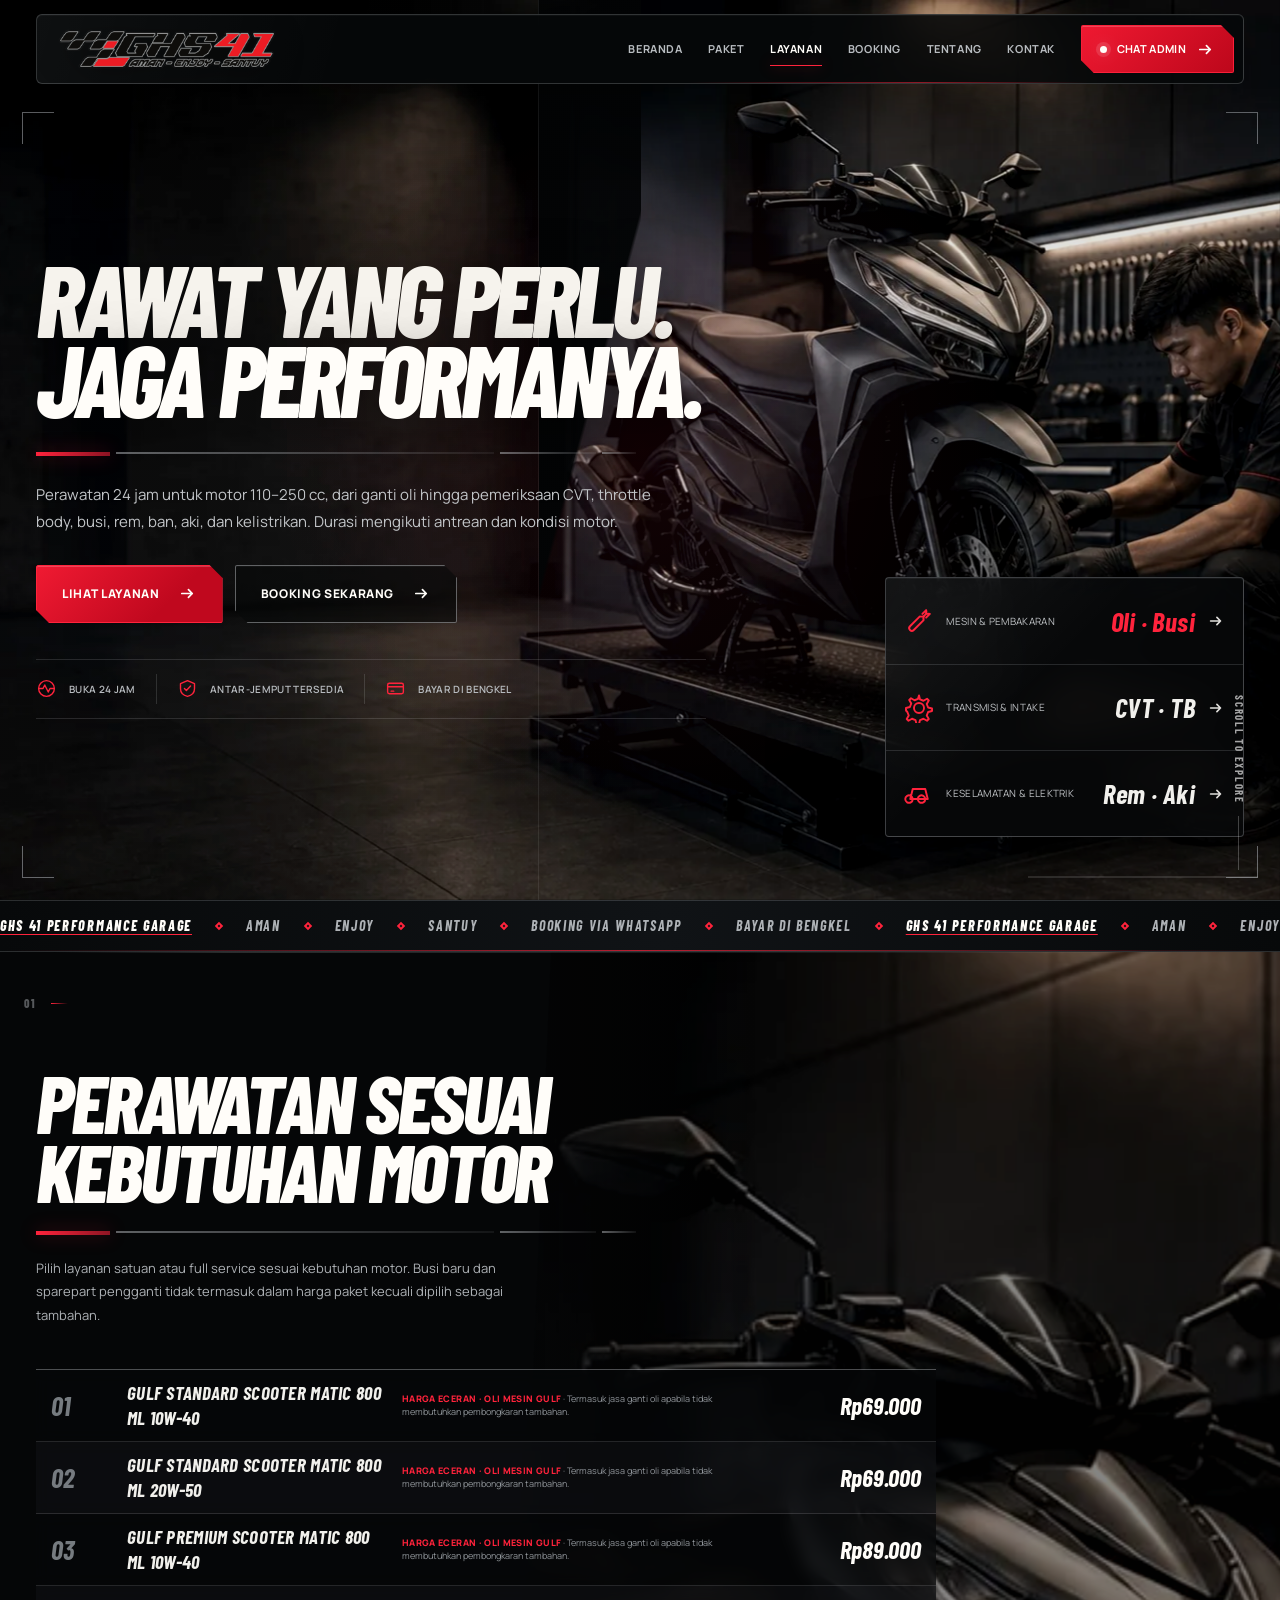
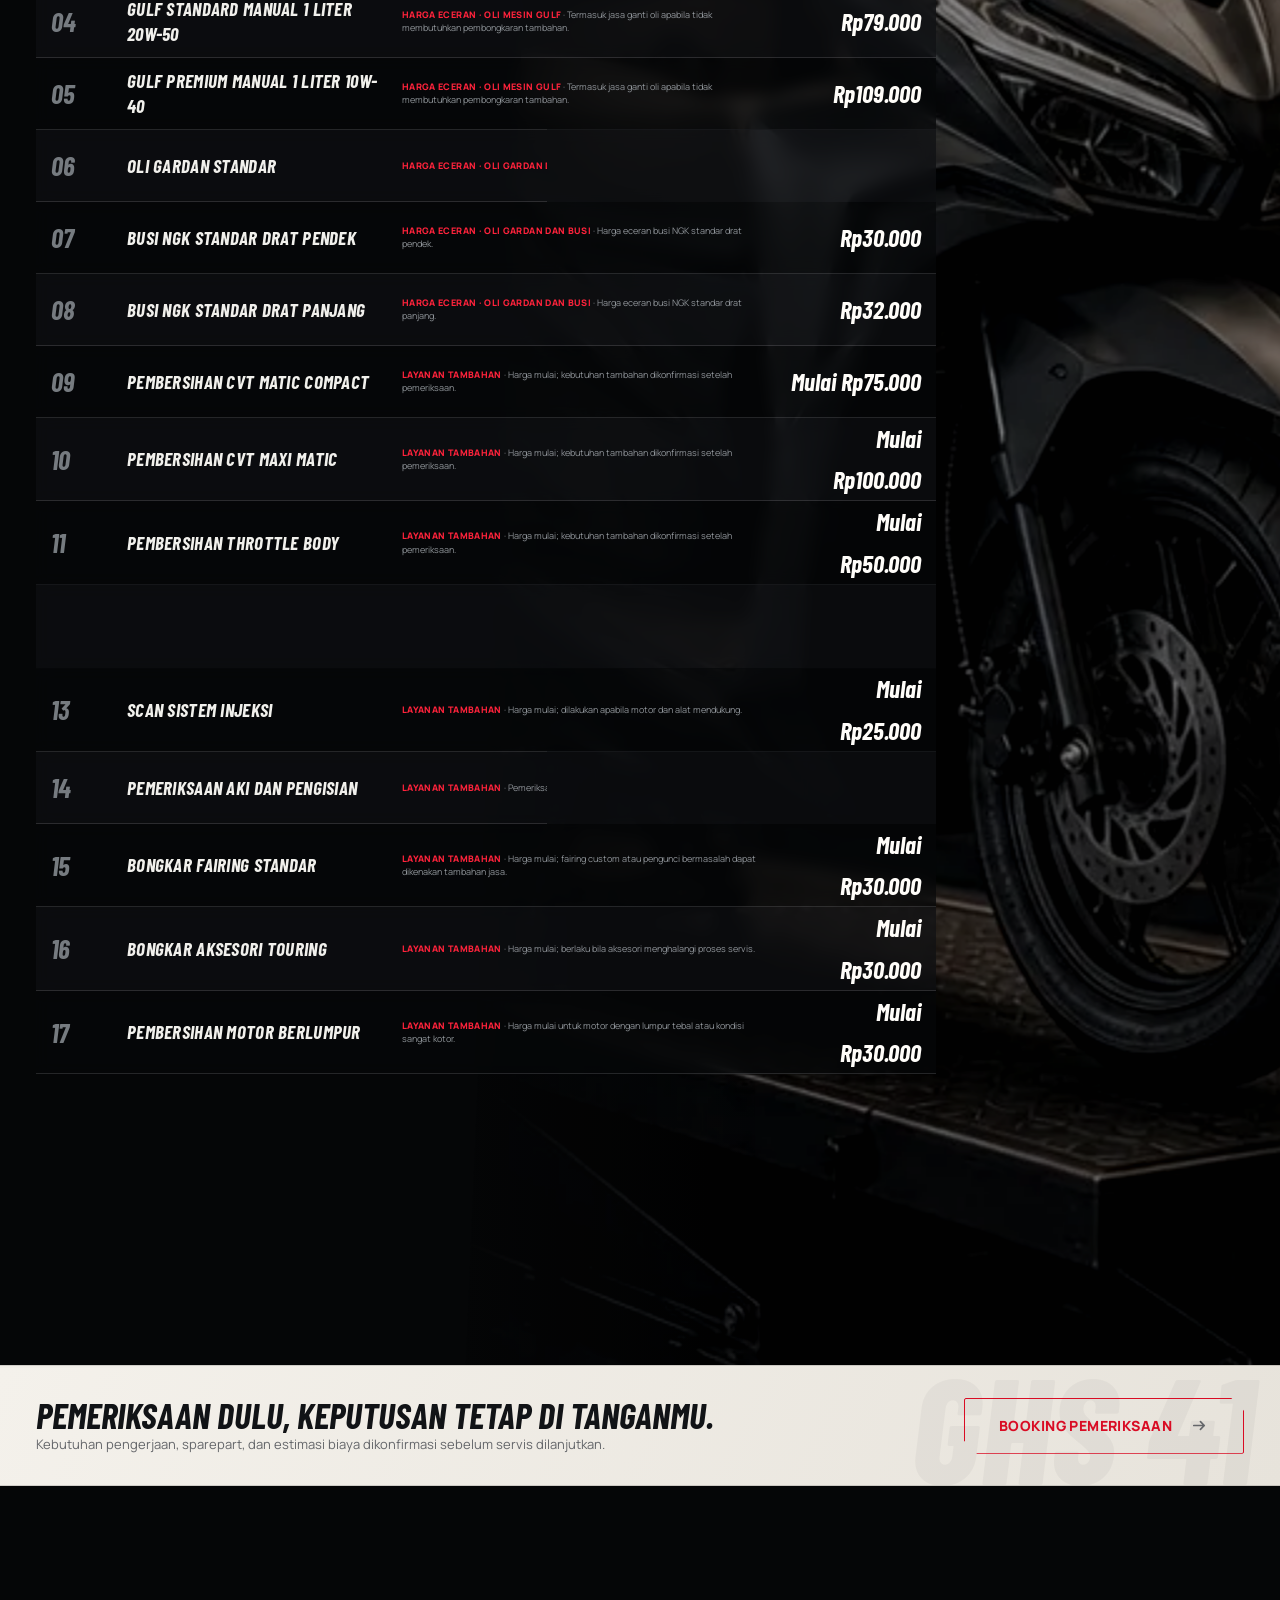
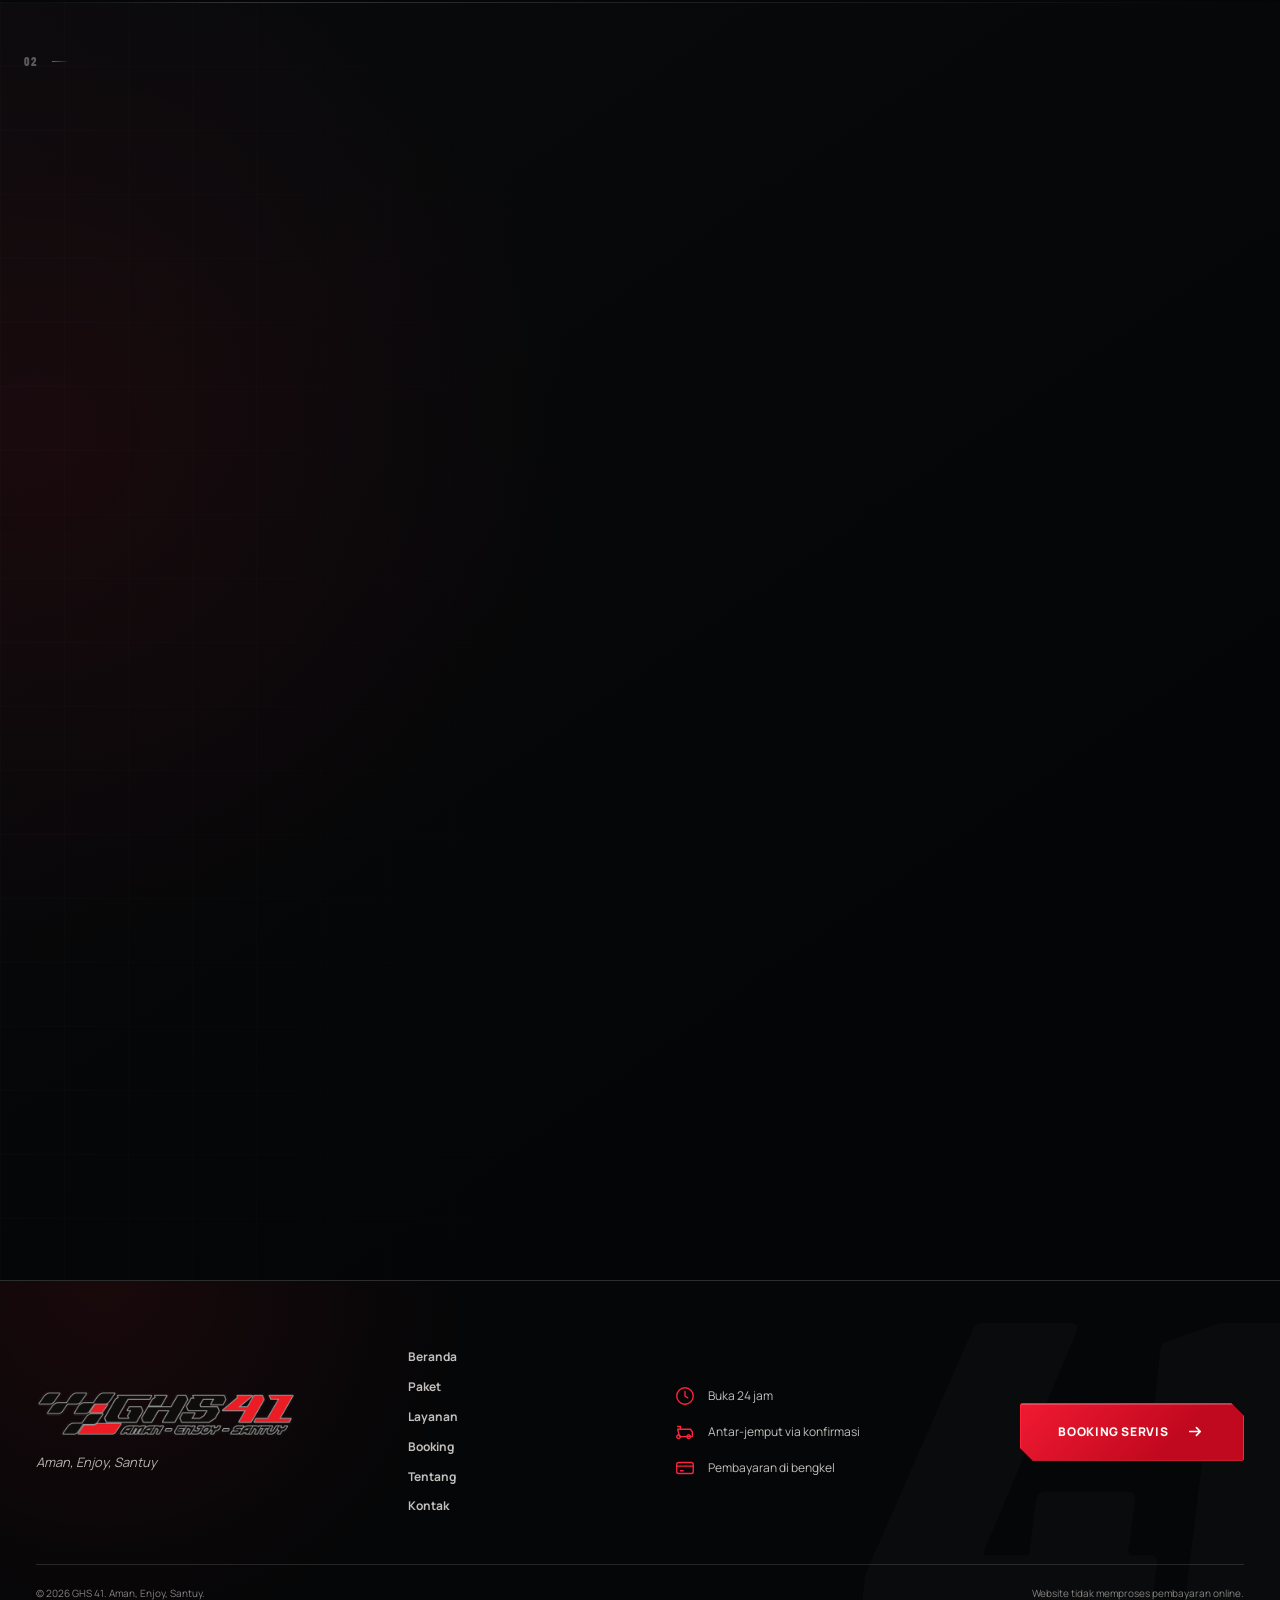
<file: layanan.html>
<!doctype html>
<html lang="id">
<head>
  <meta charset="utf-8">
  <meta name="viewport" content="width=device-width, initial-scale=1, viewport-fit=cover">
  <meta name="theme-color" content="#0b0c0d">
  <meta name="description" content="Layanan bengkel motor GHS 41 tersedia 24 jam untuk 110–250 cc, dengan booking WhatsApp, antar-jemput sesuai konfirmasi, dan pembayaran offline.">
  <meta name="author" content="GHS 41">
  <meta property="og:type" content="website">
  <meta property="og:locale" content="id_ID">
  <meta property="og:site_name" content="GHS 41">
  <meta property="og:title" content="Layanan Bengkel Motor | GHS 41">
  <meta property="og:description" content="Layanan perawatan motor 24 jam, antar-jemput sesuai konfirmasi, booking WhatsApp, dan pembayaran langsung di bengkel.">
  <meta property="og:url" content="https://ghs41.github.io/layanan.html">
  <meta property="og:image" content="https://ghs41.github.io/assets/images/og-cover.jpg">
  <meta name="twitter:card" content="summary_large_image">
  <link rel="canonical" href="https://ghs41.github.io/layanan.html">
  <title>Layanan Bengkel Motor | GHS 41</title>
  <link rel="icon" type="image/png" sizes="48x48" href="assets/images/favicon-48.png">
  <link rel="apple-touch-icon" sizes="180x180" href="assets/images/apple-touch-icon.png">
  <link rel="manifest" href="manifest.webmanifest">
  <link rel="preconnect" href="https://fonts.googleapis.com">
  <link rel="preconnect" href="https://fonts.gstatic.com" crossorigin>
  <link rel="preload" as="style" href="https://fonts.googleapis.com/css2?family=Barlow+Condensed:wght@600;700;800&amp;family=Manrope:wght@400;500;600;700;800&amp;display=swap">
  <link rel="stylesheet" href="https://fonts.googleapis.com/css2?family=Barlow+Condensed:wght@600;700;800&amp;family=Manrope:wght@400;500;600;700;800&amp;display=swap" media="print" data-deferred-style>
  <noscript><link rel="stylesheet" href="https://fonts.googleapis.com/css2?family=Barlow+Condensed:wght@600;700;800&amp;family=Manrope:wght@400;500;600;700;800&amp;display=swap"></noscript>
  <script>document.documentElement.classList.add('js');</script>
  <link rel="stylesheet" href="assets/css/site.min.css?v=20260804-5">
</head>
<body class="page page-services" data-page="services">
  <a class="skip-link" href="#main">Lewati ke isi utama</a>

  <header class="site-header">
    <div class="container header-inner">
      <a class="brand" href="index.html" aria-label="GHS 41 — kembali ke beranda">
        <img src="assets/images/logo-ghs41-display.png" width="640" height="116" fetchpriority="high" alt="GHS 41 — Aman, Enjoy, Santuy">
      </a>

      <button class="nav-toggle" type="button" aria-expanded="false" aria-controls="main-nav" aria-label="Buka menu navigasi">
        <span></span><span></span><span></span>
      </button>

      <nav class="main-nav" id="main-nav" aria-label="Navigasi utama">
        <a href="index.html">Beranda</a>
        <a href="paket.html">Paket</a>
        <a href="layanan.html" aria-current="page">Layanan</a>
        <a href="booking.html">Booking</a>
        <a href="tentang.html">Tentang</a>
        <a href="kontak.html">Kontak</a>
        <a class="nav-cta" href="https://wa.me/6281395546714?text=Halo%20GHS%2041%2C%20saya%20ingin%20bertanya%20tentang%20servis." target="_blank" rel="noopener noreferrer"><span class="nav-status-dot" aria-hidden="true"></span>Chat Admin <span class="arrow-icon" aria-hidden="true"><svg viewBox="0 0 20 20"><path d="M4 10h11M11 6l4 4-4 4"/></svg></span></a>
      </nav>
    </div>
  </header>

  <main id="main" tabindex="-1">
    <section class="hero section-dark" aria-labelledby="hero-title" data-motion-section="hero" data-section-index="00">
      <div class="hero-frame" aria-hidden="true">
        <span class="hero-frame-corner hero-frame-corner-tl"></span>
        <span class="hero-frame-corner hero-frame-corner-tr"></span>
        <span class="hero-frame-corner hero-frame-corner-bl"></span>
        <span class="hero-frame-corner hero-frame-corner-br"></span>
        <span class="hero-frame-rail"></span>
      </div>
      <div class="hero-media" aria-hidden="true">
        <picture><source media="(max-width: 700px)" srcset="assets/images/hero-workshop-premium-720.webp" type="image/webp"><source srcset="assets/images/hero-workshop-premium.webp" type="image/webp"><img src="assets/images/hero-workshop-premium.jpg" width="1736" height="906" alt="" fetchpriority="high"></picture>
      </div>

      <div class="container hero-layout">
        <div class="hero-copy reveal">
          <h1 id="hero-title">Rawat yang perlu.<br>Jaga performanya.</h1>
          <div class="speed-rule" aria-hidden="true"><span></span><span></span><span></span><span></span></div>
          <p>Perawatan 24 jam untuk motor 110–250 cc, dari ganti oli hingga pemeriksaan CVT, throttle body, busi, rem, ban, aki, dan kelistrikan. Durasi mengikuti antrean dan kondisi motor.</p>

          <div class="hero-actions">
            <a class="btn btn-primary" href="#daftar-layanan">Lihat Layanan <span class="arrow-icon" aria-hidden="true"><svg viewBox="0 0 20 20"><path d="M4 10h11M11 6l4 4-4 4"/></svg></span></a>
            <a class="btn btn-outline" href="booking.html">Booking Sekarang <span class="arrow-icon" aria-hidden="true"><svg viewBox="0 0 20 20"><path d="M4 10h11M11 6l4 4-4 4"/></svg></span></a>
          </div>

          <div class="hero-trust" role="group" aria-label="Alur layanan GHS 41">
            <div>
              <svg viewBox="0 0 24 24" aria-hidden="true"><path d="M4 12h4l2-4 4 8 2-4h4"/><circle cx="12" cy="12" r="9"/></svg>
              <span>Buka 24 jam</span>
            </div>
            <div>
              <svg viewBox="0 0 24 24" aria-hidden="true"><path d="m12 3 8 3.5v5.8c0 4.4-3.1 7.5-8 8.7-4.9-1.2-8-4.3-8-8.7V6.5L12 3Z"/><path d="m8.5 12 2.2 2.2 4.8-5"/></svg>
              <span>Antar-jemput tersedia</span>
            </div>
            <div>
              <svg viewBox="0 0 24 24" aria-hidden="true"><rect x="3" y="6" width="18" height="12" rx="2"/><path d="M3 10h18M7 15h3"/></svg>
              <span>Bayar di bengkel</span>
            </div>
          </div>
        </div>

        <aside class="service-console reveal" aria-label="Kelompok layanan bengkel">
          <a href="#daftar-layanan">
            <svg viewBox="0 0 24 24" aria-hidden="true"><path d="m14.7 6.3 3-3a4 4 0 0 1-5 5l-7.9 7.9a2 2 0 1 0 3 3l7.9-7.9a4 4 0 0 1 5-5l-3 3"/></svg>
            <span>Mesin &amp; pembakaran</span><strong>Oli · Busi</strong>
            <span class="arrow-icon" aria-hidden="true"><svg viewBox="0 0 20 20"><path d="M4 10h11M11 6l4 4-4 4"/></svg></span>
          </a>
          <a href="#daftar-layanan">
            <svg viewBox="0 0 24 24" aria-hidden="true"><circle cx="12" cy="12" r="4"/><path d="m12 2 .8 3.1 2.8 1.1 2.8-1.6 1.4 1.4-1.6 2.8 1.1 2.8 3.1.8v2l-3.1.8-1.1 2.8 1.6 2.8-1.4 1.4-2.8-1.6-2.8 1.1-.8 3.1h-2l-.8-3.1-2.8-1.1-2.8 1.6-1.4-1.4 1.6-2.8-1.1-2.8L1.6 14v-2l3.1-.8 1.1-2.8L4.2 5.6 5.6 4.2l2.8 1.6 2.8-1.1L12 2Z"/></svg>
            <span>Transmisi &amp; intake</span><strong>CVT · TB</strong>
            <span class="arrow-icon" aria-hidden="true"><svg viewBox="0 0 20 20"><path d="M4 10h11M11 6l4 4-4 4"/></svg></span>
          </a>
          <a href="#daftar-layanan">
            <svg viewBox="0 0 24 24" aria-hidden="true"><path d="M5 16h14M7 16a3 3 0 1 0 0 .1M17 16a3 3 0 1 0 0 .1M7 8h10l2 8H5l2-8Z"/></svg>
            <span>Keselamatan &amp; elektrik</span><strong>Rem · Aki</strong>
            <span class="arrow-icon" aria-hidden="true"><svg viewBox="0 0 20 20"><path d="M4 10h11M11 6l4 4-4 4"/></svg></span>
          </a>
        </aside>
      </div>
    </section>

    <section class="section services-section" id="daftar-layanan" aria-labelledby="services-title" data-motion-section="services" data-section-index="01">
      <div class="section-chrome" aria-hidden="true"><span class="section-index">01</span><span class="section-rail"></span></div>
      <div class="services-media" aria-hidden="true"><picture><source media="(max-width: 700px)" srcset="assets/images/hero-workshop-premium-720.webp" type="image/webp"><source srcset="assets/images/hero-workshop-premium.webp" type="image/webp"><img src="assets/images/hero-workshop-premium.jpg" width="1736" height="906" alt="" loading="lazy"></picture></div>
      <div class="container services-content">
        <div class="services-heading reveal">
          <h2 id="services-title">Perawatan sesuai<br>kebutuhan motor</h2>
          <div class="speed-rule" aria-hidden="true"><span></span><span></span><span></span><span></span></div>
          <p>Pilih layanan satuan atau full service sesuai kebutuhan motor. Busi baru dan sparepart pengganti tidak termasuk dalam harga paket kecuali dipilih sebagai tambahan.</p>
        </div>

        <div class="service-list" id="service-list" role="region" aria-live="polite" aria-label="Daftar layanan bengkel"></div>
        <noscript><p class="package-note">Aktifkan JavaScript untuk menampilkan daftar layanan, atau minta price list terbaru melalui WhatsApp.</p></noscript>
        <p class="package-note reveal"><strong>HARGA LAUNCHING</strong> berlaku sampai pembaruan price list berikutnya dan dapat disesuaikan mengikuti harga pasar serta kondisi motor. Durasi pengerjaan mengikuti antrean bengkel dan hasil pemeriksaan.</p>
      </div>

      <aside class="section-bridge" aria-label="Lanjutkan ke booking pemeriksaan">
        <div class="container">
          <div>
            <strong>Pemeriksaan dulu, keputusan tetap di tanganmu.</strong>
            <span>Kebutuhan pengerjaan, sparepart, dan estimasi biaya dikonfirmasi sebelum servis dilanjutkan.</span>
          </div>
          <a href="booking.html">Booking Pemeriksaan <span class="arrow-icon" aria-hidden="true"><svg viewBox="0 0 20 20"><path d="M4 10h11M11 6l4 4-4 4"/></svg></span></a>
        </div>
      </aside>
    </section>

    <section class="section booking-section" aria-labelledby="payment-title" data-motion-section="payment" data-section-index="02">
      <div class="section-chrome" aria-hidden="true"><span class="section-index">02</span><span class="section-rail"></span></div>
      <div class="container booking-layout">
        <div class="booking-info reveal">
          <h2 id="payment-title">Servis di bengkel.<br>Bayar di bengkel.</h2>
          <div class="speed-rule dark" aria-hidden="true"><span></span><span></span><span></span><span></span></div>
          <p>Website GHS 41 tidak memproses pembayaran online. Booking hanya membantu menyampaikan kebutuhan motor dan rencana kedatangan kepada admin melalui WhatsApp.</p>
        </div>

        <div class="booking-form reveal" role="region" aria-label="Add-on busi, ketentuan pemeriksaan, dan pembayaran">
          <fieldset>
            <legend><span>01</span> Paket Plus Busi</legend>
            <div class="service-list" role="group" aria-label="Harga add-on busi untuk paket servis">
              <article class="service-row">
                <span class="service-no">01</span>
                <h3>NGK standar drat pendek</h3>
                <p>Tambahan harga saat dipilih bersama paket servis.</p>
                <strong>+Rp29.000</strong>
              </article>
              <article class="service-row">
                <span class="service-no">02</span>
                <h3>NGK standar drat panjang</h3>
                <p>Tambahan harga saat dipilih bersama paket servis.</p>
                <strong>+Rp31.000</strong>
              </article>
            </div>
            <div class="hero-actions">
              <a class="btn btn-outline" href="paket.html">Lihat Paket &amp; Ketentuan <span class="arrow-icon" aria-hidden="true"><svg viewBox="0 0 20 20"><path d="M4 10h11M11 6l4 4-4 4"/></svg></span></a>
            </div>
          </fieldset>

          <fieldset>
            <legend><span>02</span> Pemeriksaan dan konfirmasi</legend>
            <div class="booking-points">
              <div>
                <svg viewBox="0 0 24 24" aria-hidden="true"><path d="M4 12h4l2-4 4 8 2-4h4"/><circle cx="12" cy="12" r="9"/></svg>
                <p><strong>Kondisi motor diperiksa</strong><span>Keluhan, kebutuhan servis, dan sparepart tambahan diperiksa saat motor tiba.</span></p>
              </div>
              <div>
                <svg viewBox="0 0 24 24" aria-hidden="true"><path d="m12 3 8 3.5v5.8c0 4.4-3.1 7.5-8 8.7-4.9-1.2-8-4.3-8-8.7V6.5L12 3Z"/><path d="m8.5 12 2.2 2.2 4.8-5"/></svg>
                <p><strong>Estimasi dikonfirmasi</strong><span>Admin atau mekanik mengonfirmasi biaya dan durasi berdasarkan antrean serta kondisi motor sebelum pengerjaan.</span></p>
              </div>
            </div>
          </fieldset>

          <fieldset>
            <legend><span>03</span> Pembayaran offline</legend>
            <p>Pembayaran dilakukan langsung di bengkel sebelum atau setelah pengerjaan, sesuai kebijakan bengkel. Tidak ada pembayaran melalui website.</p>
            <div class="payment-methods" role="group" aria-label="Metode pembayaran di bengkel">
              <span><svg viewBox="0 0 24 24" aria-hidden="true"><rect x="3" y="6" width="18" height="12" rx="2"/><path d="M3 10h18M7 15h3"/></svg>Tunai</span>
              <span><svg viewBox="0 0 24 24" aria-hidden="true"><path d="M4 4h6v6H4zM14 4h6v6h-6zM4 14h6v6H4zM15 14h2v2h-2zM19 14h1v6h-6v-2"/></svg>QRIS di kasir</span>
              <span><svg viewBox="0 0 24 24" aria-hidden="true"><path d="M3 9h18L12 4 3 9ZM5 10v8M9 10v8M15 10v8M19 10v8M3 20h18"/></svg>Transfer bank di bengkel</span>
            </div>
          </fieldset>

          <a class="btn btn-primary btn-full" href="booking.html">Isi Form Booking <span class="arrow-icon" aria-hidden="true"><svg viewBox="0 0 20 20"><path d="M4 10h11M11 6l4 4-4 4"/></svg></span></a>
        </div>
      </div>
    </section>
  </main>

  <footer class="site-footer">
    <div class="container footer-main">
      <div class="footer-brand">
        <img src="assets/images/logo-ghs41-display.png" width="640" height="116" alt="GHS 41">
        <p>Aman, Enjoy, Santuy</p>
      </div>
      <nav class="footer-links" aria-label="Navigasi footer">
        <a href="index.html">Beranda</a>
        <a href="paket.html">Paket</a>
        <a href="layanan.html" aria-current="page">Layanan</a>
        <a href="booking.html">Booking</a>
        <a href="tentang.html">Tentang</a>
        <a href="kontak.html">Kontak</a>
      </nav>
      <div class="footer-info">
        <p><svg viewBox="0 0 24 24" aria-hidden="true"><circle cx="12" cy="12" r="9"/><path d="M12 7v5l3 2"/></svg>Buka 24 jam</p>
        <p><svg viewBox="0 0 24 24" aria-hidden="true"><path d="M4 9h14l2 3v5H6z"/><path d="M7 9V6H4M7 17a2 2 0 1 0 0 .1M18 17a2 2 0 1 0 0 .1"/></svg>Antar-jemput via konfirmasi</p>
        <p><svg viewBox="0 0 24 24" aria-hidden="true"><rect x="3" y="6" width="18" height="12" rx="2"/><path d="M3 10h18M7 15h3"/></svg>Pembayaran di bengkel</p>
      </div>
      <div class="footer-cta"><a class="btn btn-primary" href="booking.html">Booking Servis <span class="arrow-icon" aria-hidden="true"><svg viewBox="0 0 20 20"><path d="M4 10h11M11 6l4 4-4 4"/></svg></span></a></div>
    </div>
    <div class="container footer-bottom">
      <p>© <span id="current-year">2026</span> GHS 41. Aman, Enjoy, Santuy.</p>
      <p>Website tidak memproses pembayaran online.</p>
    </div>
  </footer>

  <nav aria-label="Aksi cepat">
    <a class="floating-wa" href="booking.html" aria-label="Mulai booking servis melalui WhatsApp">
      <svg viewBox="0 0 24 24" aria-hidden="true"><path d="M20.5 11.7a8.5 8.5 0 0 1-12.6 7.5L3.5 20.5l1.3-4.3A8.5 8.5 0 1 1 20.5 11.7Z"/><path d="M8 7.8c.3-.6.6-.6.9-.6h.4c.2 0 .4.1.5.4l.7 1.7c.1.3.1.5-.1.7l-.6.8c-.2.2-.1.5.1.8.5.9 1.2 1.6 2.1 2.1.3.2.6.2.8-.1l.7-.9c.2-.3.5-.3.8-.2l1.7.8c.3.1.4.3.4.6 0 .7-.3 1.4-.9 1.8-.5.4-1.2.6-2 .5-1.1-.2-2.6-.8-4.3-2.3-1.3-1.2-2.2-2.7-2.4-3.8-.2-.9 0-1.7.4-2.3Z"/></svg>
      <span>Booking</span>
    </a>
  </nav>

  <div class="toast" id="toast" role="status" aria-live="polite"></div>
  <script src="assets/js/app.min.js?v=20260804-4" defer></script>
  <script src="assets/js/packages.min.js?v=20260804-4" defer></script>
  <script src="assets/js/motion.min.js?v=20260804-5" defer></script>
</body>
</html>
</file>
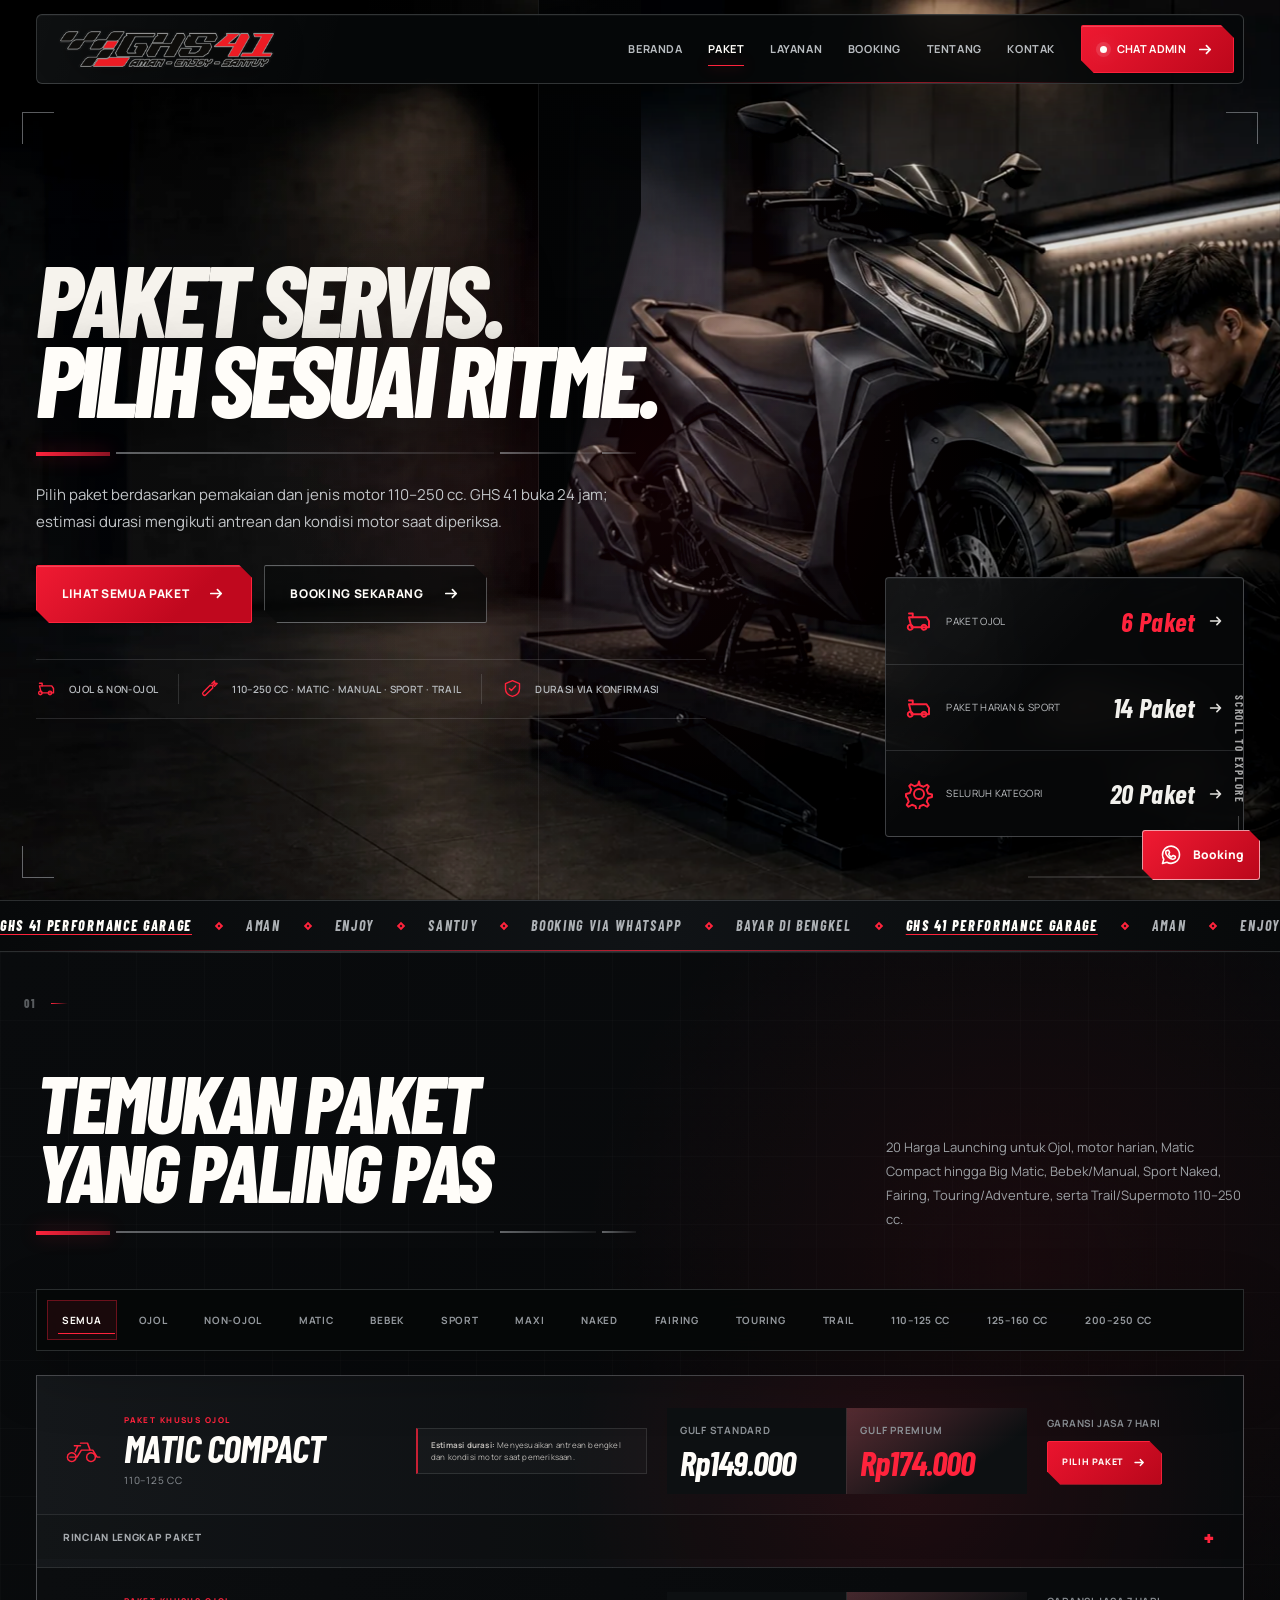
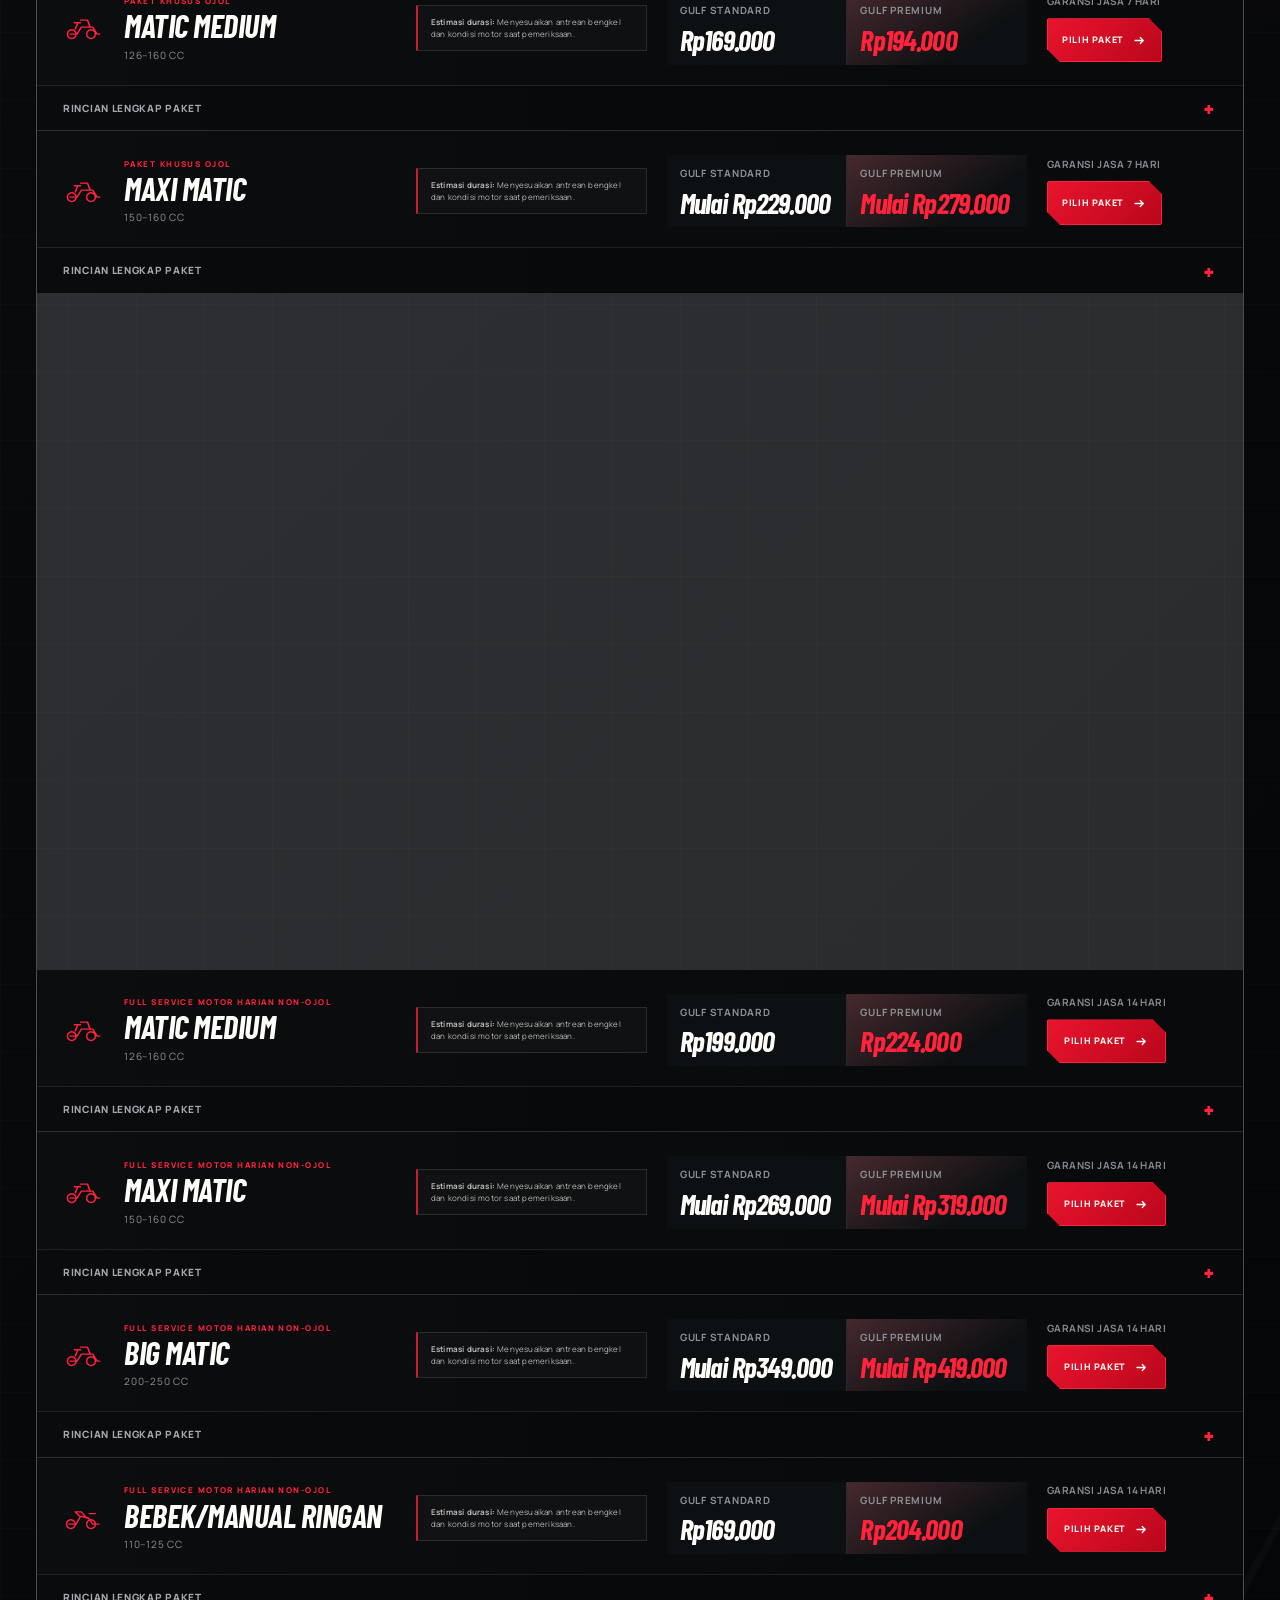
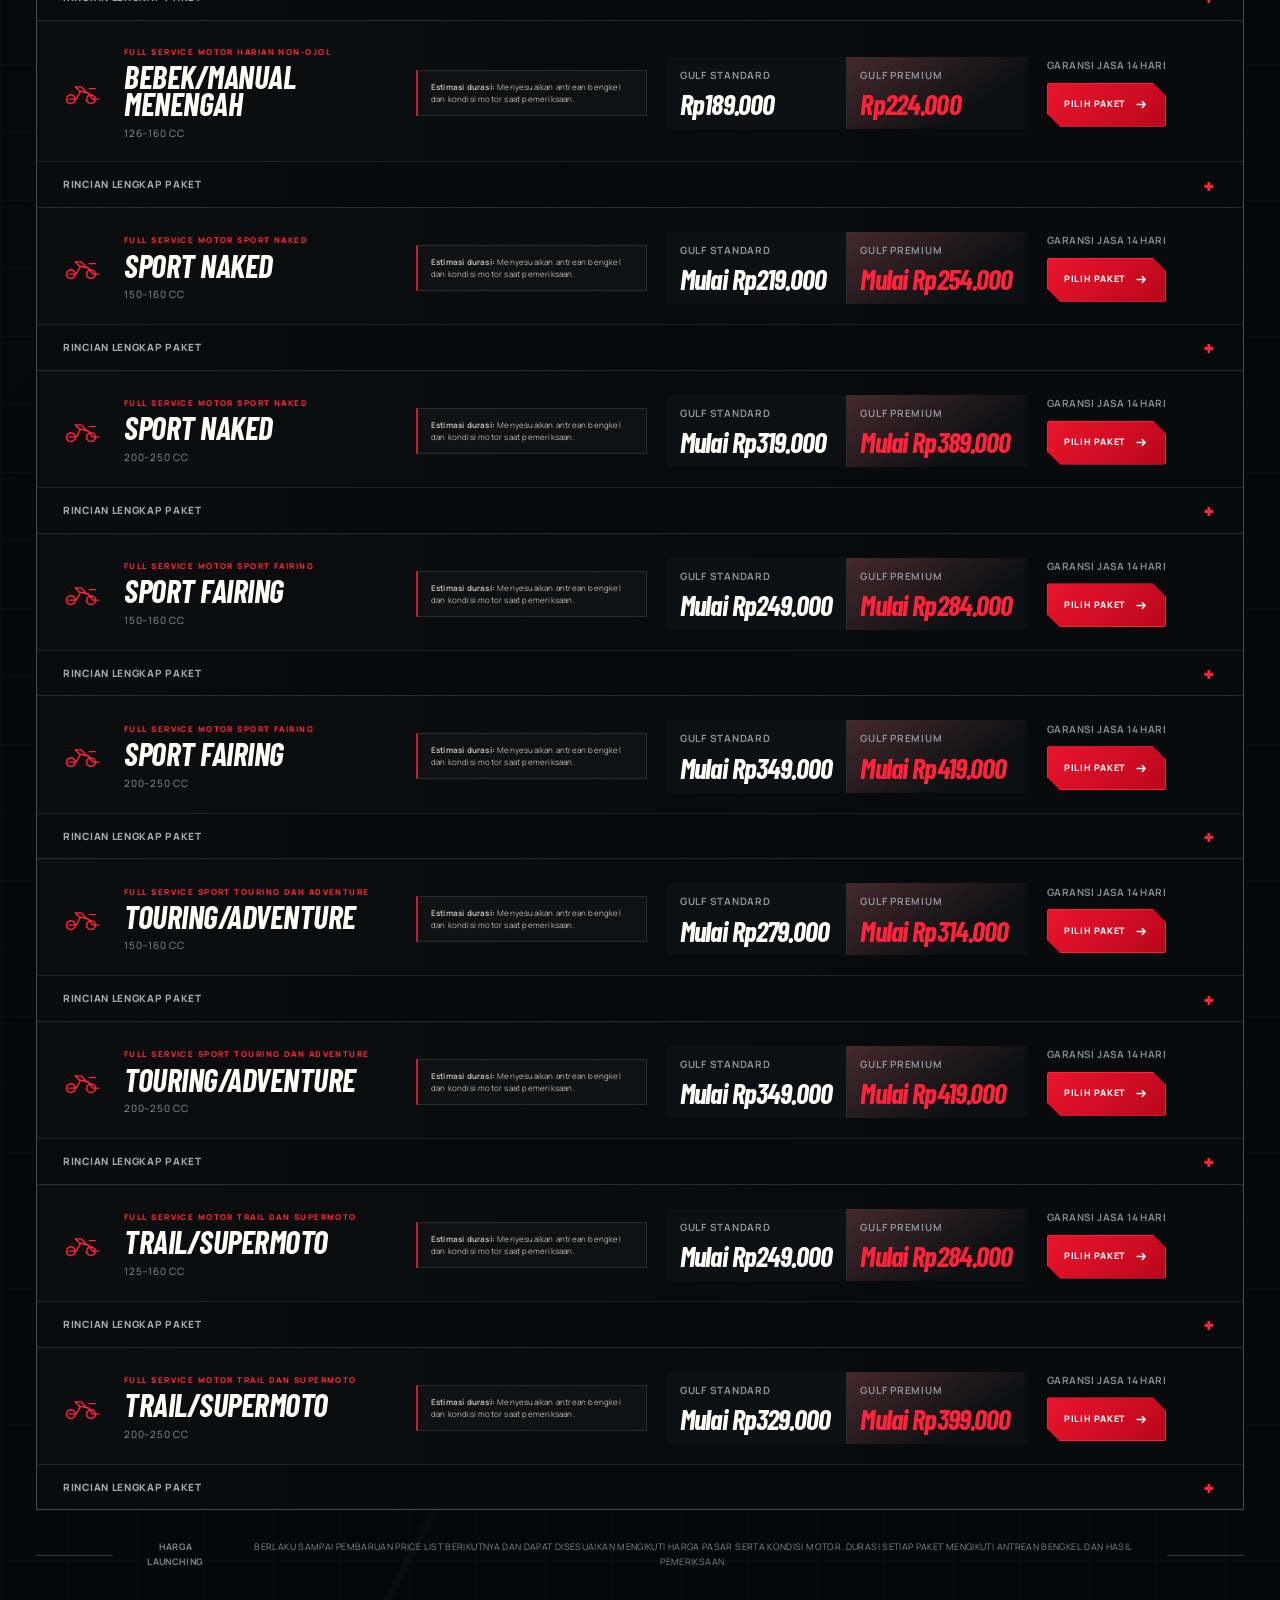
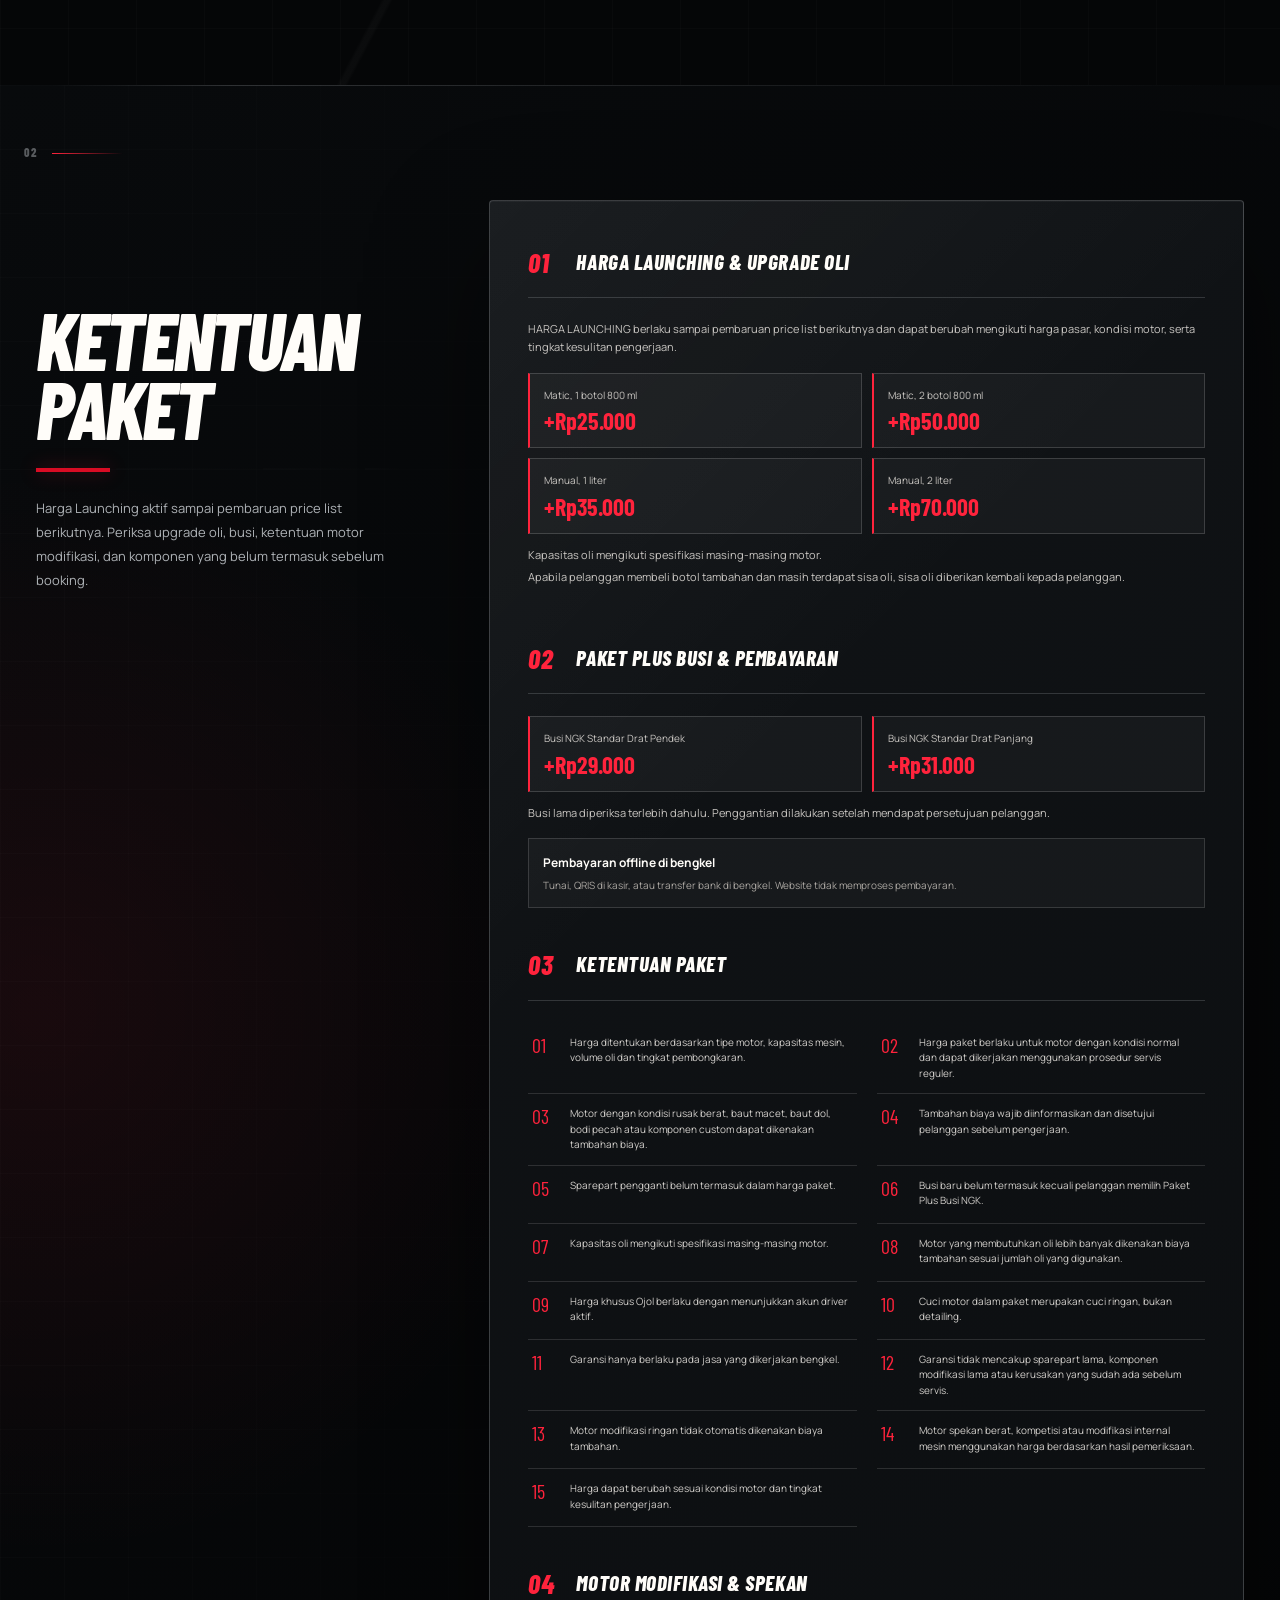
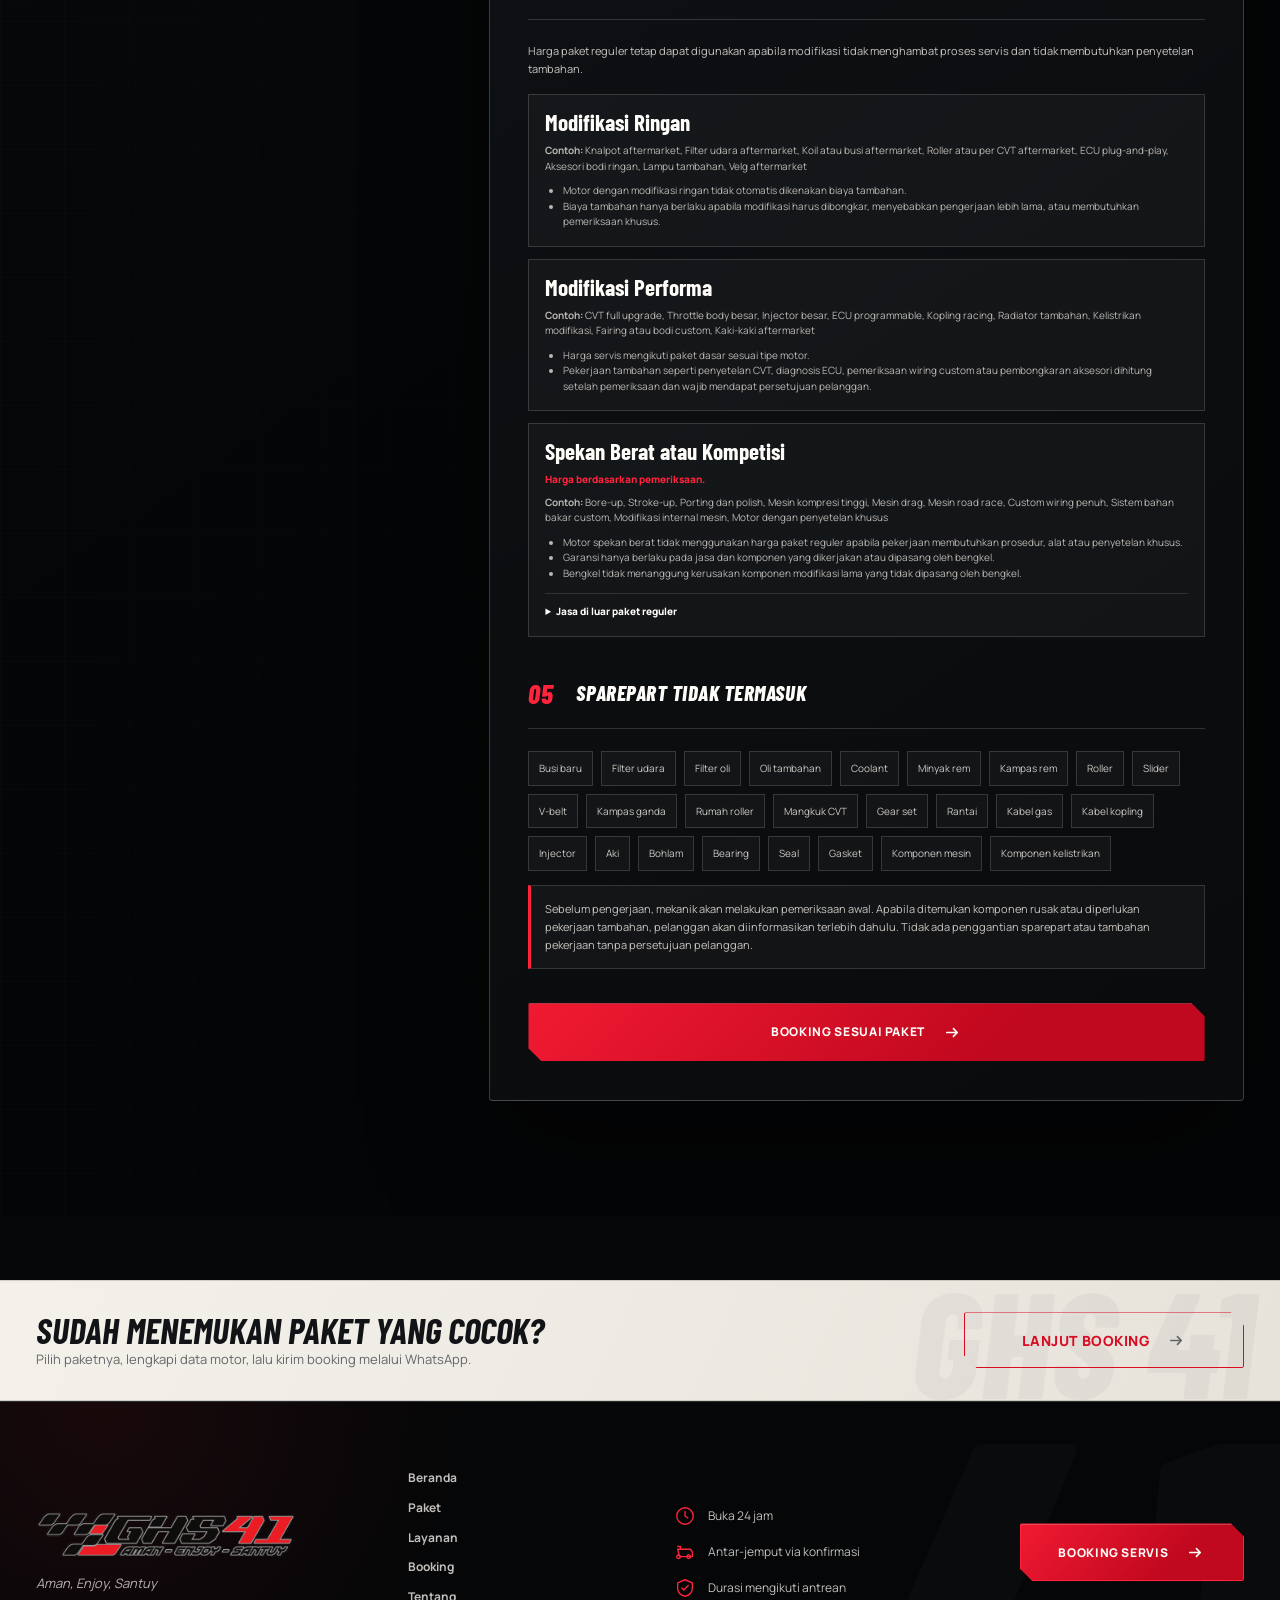
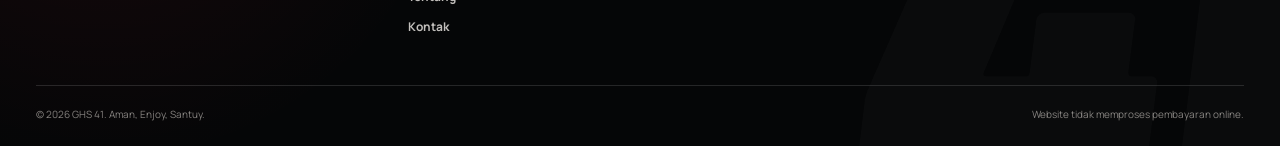
<file: paket.html>
<!doctype html>
<html lang="id">
<head>
  <meta charset="utf-8">
  <meta name="viewport" content="width=device-width, initial-scale=1, viewport-fit=cover">
  <meta name="theme-color" content="#0b0c0d">
  <meta name="description" content="Pilih paket servis GHS 41 untuk Ojol dan Non-Ojol 110–250 cc. Bengkel buka 24 jam, durasi mengikuti antrean, dan antar-jemput tersedia sesuai konfirmasi.">
  <meta name="author" content="GHS 41">
  <meta property="og:type" content="website">
  <meta property="og:locale" content="id_ID">
  <meta property="og:site_name" content="GHS 41">
  <meta property="og:title" content="Paket Servis Motor | GHS 41">
  <meta property="og:description" content="Paket servis Ojol dan Non-Ojol 110–250 cc di bengkel 24 jam, dengan booking dan antar-jemput melalui konfirmasi WhatsApp.">
  <meta property="og:url" content="https://ghs41.github.io/paket.html">
  <meta property="og:image" content="https://ghs41.github.io/assets/images/og-cover.jpg">
  <meta name="twitter:card" content="summary_large_image">
  <link rel="canonical" href="https://ghs41.github.io/paket.html">
  <title>Paket Servis Motor | GHS 41</title>
  <link rel="icon" type="image/png" sizes="48x48" href="assets/images/favicon-48.png">
  <link rel="apple-touch-icon" sizes="180x180" href="assets/images/apple-touch-icon.png">
  <link rel="manifest" href="manifest.webmanifest">
  <link rel="preconnect" href="https://fonts.googleapis.com">
  <link rel="preconnect" href="https://fonts.gstatic.com" crossorigin>
  <link rel="preload" as="style" href="https://fonts.googleapis.com/css2?family=Barlow+Condensed:wght@600;700;800&amp;family=Manrope:wght@400;500;600;700;800&amp;display=swap">
  <link rel="stylesheet" href="https://fonts.googleapis.com/css2?family=Barlow+Condensed:wght@600;700;800&amp;family=Manrope:wght@400;500;600;700;800&amp;display=swap" media="print" data-deferred-style>
  <noscript><link rel="stylesheet" href="https://fonts.googleapis.com/css2?family=Barlow+Condensed:wght@600;700;800&amp;family=Manrope:wght@400;500;600;700;800&amp;display=swap"></noscript>
  <script>document.documentElement.classList.add('js');</script>
  <link rel="stylesheet" href="assets/css/site.min.css?v=20260804-5">
</head>
<body class="page page-packages" data-page="packages">
  <a class="skip-link" href="#main">Lewati ke isi utama</a>

  <header class="site-header">
    <div class="container header-inner">
      <a class="brand" href="index.html" aria-label="GHS 41 — kembali ke beranda">
        <img src="assets/images/logo-ghs41-display.png" width="640" height="116" fetchpriority="high" alt="GHS 41 — Aman, Enjoy, Santuy">
      </a>

      <button class="nav-toggle" type="button" aria-expanded="false" aria-controls="main-nav" aria-label="Buka menu navigasi">
        <span></span><span></span><span></span>
      </button>

      <nav class="main-nav" id="main-nav" aria-label="Navigasi utama">
        <a href="index.html">Beranda</a>
        <a href="paket.html" aria-current="page">Paket</a>
        <a href="layanan.html">Layanan</a>
        <a href="booking.html">Booking</a>
        <a href="tentang.html">Tentang</a>
        <a href="kontak.html">Kontak</a>
        <a class="nav-cta" href="https://wa.me/6281395546714?text=Halo%20GHS%2041%2C%20saya%20ingin%20bertanya%20tentang%20servis." target="_blank" rel="noopener noreferrer"><span class="nav-status-dot" aria-hidden="true"></span>Chat Admin <span class="arrow-icon" aria-hidden="true"><svg viewBox="0 0 20 20"><path d="M4 10h11M11 6l4 4-4 4"/></svg></span></a>
      </nav>
    </div>
  </header>

  <main id="main" tabindex="-1">
    <section class="hero section-dark" aria-labelledby="hero-title" data-motion-section="hero" data-section-index="00">
      <div class="hero-frame" aria-hidden="true">
        <span class="hero-frame-corner hero-frame-corner-tl"></span>
        <span class="hero-frame-corner hero-frame-corner-tr"></span>
        <span class="hero-frame-corner hero-frame-corner-bl"></span>
        <span class="hero-frame-corner hero-frame-corner-br"></span>
        <span class="hero-frame-rail"></span>
      </div>
      <div class="hero-media" aria-hidden="true">
        <picture><source media="(max-width: 700px)" srcset="assets/images/hero-workshop-premium-720.webp" type="image/webp"><source srcset="assets/images/hero-workshop-premium.webp" type="image/webp"><img src="assets/images/hero-workshop-premium.jpg" width="1736" height="906" alt="" fetchpriority="high"></picture>
      </div>

      <div class="container hero-layout">
        <div class="hero-copy reveal">
          <h1 id="hero-title">Paket servis.<br>Pilih sesuai ritme.</h1>
          <div class="speed-rule" aria-hidden="true"><span></span><span></span><span></span><span></span></div>
          <p>Pilih paket berdasarkan pemakaian dan jenis motor 110–250 cc. GHS 41 buka 24 jam; estimasi durasi mengikuti antrean dan kondisi motor saat diperiksa.</p>

          <div class="hero-actions">
            <a class="btn btn-primary" href="#daftar-paket">Lihat Semua Paket <span class="arrow-icon" aria-hidden="true"><svg viewBox="0 0 20 20"><path d="M4 10h11M11 6l4 4-4 4"/></svg></span></a>
            <a class="btn btn-outline" href="booking.html">Booking Sekarang <span class="arrow-icon" aria-hidden="true"><svg viewBox="0 0 20 20"><path d="M4 10h11M11 6l4 4-4 4"/></svg></span></a>
          </div>

          <div class="hero-trust" role="group" aria-label="Cakupan paket servis GHS 41">
            <div>
              <svg viewBox="0 0 24 24" aria-hidden="true"><path d="M4 9h14l2 3v5H6z"/><path d="M7 9V6H4M7 17a2 2 0 1 0 0 .1M18 17a2 2 0 1 0 0 .1"/></svg>
              <span>Ojol &amp; Non-Ojol</span>
            </div>
            <div>
              <svg viewBox="0 0 24 24" aria-hidden="true"><path d="m14.7 6.3 3-3a4 4 0 0 1-5 5l-7.9 7.9a2 2 0 1 0 3 3l7.9-7.9a4 4 0 0 1 5-5l-3 3"/></svg>
              <span>110–250 cc · Matic · Manual · Sport · Trail</span>
            </div>
            <div>
              <svg viewBox="0 0 24 24" aria-hidden="true"><path d="m12 3 8 3.5v5.8c0 4.4-3.1 7.5-8 8.7-4.9-1.2-8-4.3-8-8.7V6.5L12 3Z"/><path d="m8.5 12 2.2 2.2 4.8-5"/></svg>
              <span>Durasi via konfirmasi</span>
            </div>
          </div>
        </div>

        <aside class="service-console reveal" aria-label="Kelompok paket servis">
          <a href="#daftar-paket">
            <svg viewBox="0 0 24 24" aria-hidden="true"><path d="M4 9h14l2 3v5H6z"/><path d="M7 9V6H4M7 17a2 2 0 1 0 0 .1M18 17a2 2 0 1 0 0 .1"/></svg>
            <span>Paket Ojol</span><strong>6 Paket</strong>
            <span class="arrow-icon" aria-hidden="true"><svg viewBox="0 0 20 20"><path d="M4 10h11M11 6l4 4-4 4"/></svg></span>
          </a>
          <a href="#daftar-paket">
            <svg viewBox="0 0 24 24" aria-hidden="true"><path d="M4 9h14l2 3v5H6z"/><path d="M7 9V6H4M7 17a2 2 0 1 0 0 .1M18 17a2 2 0 1 0 0 .1"/></svg>
            <span>Paket Harian &amp; Sport</span><strong>14 Paket</strong>
            <span class="arrow-icon" aria-hidden="true"><svg viewBox="0 0 20 20"><path d="M4 10h11M11 6l4 4-4 4"/></svg></span>
          </a>
          <a href="#daftar-paket">
            <svg viewBox="0 0 24 24" aria-hidden="true"><circle cx="12" cy="12" r="4"/><path d="m12 2 .8 3.1 2.8 1.1 2.8-1.6 1.4 1.4-1.6 2.8 1.1 2.8 3.1.8v2l-3.1.8-1.1 2.8 1.6 2.8-1.4 1.4-2.8-1.6-2.8 1.1-.8 3.1h-2l-.8-3.1-2.8-1.1-2.8 1.6-1.4-1.4 1.6-2.8-1.1-2.8L1.6 14v-2l3.1-.8 1.1-2.8L4.2 5.6 5.6 4.2l2.8 1.6 2.8-1.1L12 2Z"/></svg>
            <span>Seluruh kategori</span><strong>20 Paket</strong>
            <span class="arrow-icon" aria-hidden="true"><svg viewBox="0 0 20 20"><path d="M4 10h11M11 6l4 4-4 4"/></svg></span>
          </a>
        </aside>
      </div>
    </section>

    <section class="section packages-section" id="daftar-paket" aria-labelledby="packages-title" data-motion-section="packages" data-section-index="01">
      <div class="section-chrome" aria-hidden="true"><span class="section-index">01</span><span class="section-rail"></span></div>
      <div class="container">
        <div class="section-intro reveal">
          <div>
            <h2 id="packages-title">Temukan paket<br>yang paling pas</h2>
            <div class="speed-rule" aria-hidden="true"><span></span><span></span><span></span><span></span></div>
          </div>
          <p>20 Harga Launching untuk Ojol, motor harian, Matic Compact hingga Big Matic, Bebek/Manual, Sport Naked, Fairing, Touring/Adventure, serta Trail/Supermoto 110–250 cc.</p>
        </div>

        <div class="filter-bar reveal" role="group" aria-label="Filter paket servis">
          <button class="filter-btn active" data-filter="all" type="button" aria-pressed="true">Semua</button>
          <button class="filter-btn" data-filter="ojol" type="button" aria-pressed="false">Ojol</button>
          <button class="filter-btn" data-filter="non-ojol" type="button" aria-pressed="false">Non-Ojol</button>
          <button class="filter-btn" data-filter="matic" type="button" aria-pressed="false">Matic</button>
          <button class="filter-btn" data-filter="bebek" type="button" aria-pressed="false">Bebek</button>
          <button class="filter-btn" data-filter="sport" type="button" aria-pressed="false">Sport</button>
          <button class="filter-btn" data-filter="maxi" type="button" aria-pressed="false">Maxi</button>
          <button class="filter-btn" data-filter="naked" type="button" aria-pressed="false">Naked</button>
          <button class="filter-btn" data-filter="fairing" type="button" aria-pressed="false">Fairing</button>
          <button class="filter-btn" data-filter="touring" type="button" aria-pressed="false">Touring</button>
          <button class="filter-btn" data-filter="trail" type="button" aria-pressed="false">Trail</button>
          <button class="filter-btn" data-filter="cc-110" type="button" aria-pressed="false">110–125 cc</button>
          <button class="filter-btn" data-filter="cc-150" type="button" aria-pressed="false">125–160 cc</button>
          <button class="filter-btn" data-filter="cc-250" type="button" aria-pressed="false">200–250 cc</button>
        </div>

        <div class="package-grid" id="package-grid" role="region" aria-live="polite" aria-label="Daftar paket servis"></div>
        <noscript><p class="package-note">Aktifkan JavaScript untuk menampilkan katalog paket, atau minta price list terbaru melalui WhatsApp.</p></noscript>
        <p class="package-note reveal"><strong>HARGA LAUNCHING</strong> berlaku sampai pembaruan price list berikutnya dan dapat disesuaikan mengikuti harga pasar serta kondisi motor. Durasi setiap paket mengikuti antrean bengkel dan hasil pemeriksaan.</p>
      </div>
    </section>

    <section class="section booking-section" id="ketentuan-paket" aria-labelledby="terms-title" data-motion-section="terms" data-section-index="02">
      <div class="section-chrome" aria-hidden="true"><span class="section-index">02</span><span class="section-rail"></span></div>
      <div class="container booking-layout">
        <div class="booking-info reveal">
          <h2 id="terms-title">Ketentuan<br>paket</h2>
          <div class="speed-rule dark" aria-hidden="true"><span></span><span></span><span></span><span></span></div>
          <p>Harga Launching aktif sampai pembaruan price list berikutnya. Periksa upgrade oli, busi, ketentuan motor modifikasi, dan komponen yang belum termasuk sebelum booking.</p>
        </div>

        <div class="booking-form reveal" role="region" aria-label="Harga Launching, upgrade, ketentuan, motor modifikasi, dan sparepart yang tidak termasuk">
          <fieldset>
            <legend><span>01</span> Harga Launching &amp; Upgrade Oli</legend>
            <p class="catalog-policy-lead" id="catalog-price-validity">Memuat status Harga Launching terbaru…</p>
            <div class="catalog-option-grid" id="oil-upgrade-list" aria-live="polite"></div>
            <div class="catalog-note" id="oil-upgrade-notes"></div>
          </fieldset>

          <fieldset>
            <legend><span>02</span> Paket Plus Busi &amp; Pembayaran</legend>
            <div class="catalog-option-grid" id="spark-addon-list" aria-live="polite"></div>
            <div class="catalog-note" id="spark-addon-note"></div>
            <div class="catalog-payment-note">
              <strong>Pembayaran offline di bengkel</strong>
              <span>Tunai, QRIS di kasir, atau transfer bank di bengkel. Website tidak memproses pembayaran.</span>
            </div>
          </fieldset>

          <fieldset>
            <legend><span>03</span> Ketentuan Paket</legend>
            <ol class="catalog-policy-list" id="package-terms-list" aria-live="polite"></ol>
          </fieldset>

          <fieldset>
            <legend><span>04</span> Motor Modifikasi &amp; Spekan</legend>
            <p class="catalog-policy-lead" id="modification-regular-note"></p>
            <div class="catalog-modification-grid" id="modification-guidance" aria-live="polite"></div>
          </fieldset>

          <fieldset>
            <legend><span>05</span> Sparepart Tidak Termasuk</legend>
            <ul class="catalog-chip-list" id="excluded-parts-list" aria-live="polite"></ul>
            <p class="catalog-customer-notice" id="catalog-customer-notice"></p>
          </fieldset>

          <a class="btn btn-primary btn-full" href="booking.html">Booking Sesuai Paket <span class="arrow-icon" aria-hidden="true"><svg viewBox="0 0 20 20"><path d="M4 10h11M11 6l4 4-4 4"/></svg></span></a>
        </div>
      </div>
    </section>

    <section class="section-bridge" aria-label="Lanjutkan ke booking servis" data-motion-section="cta" data-section-index="03">
      <div class="container">
        <div>
          <strong>Sudah menemukan paket yang cocok?</strong>
          <span>Pilih paketnya, lengkapi data motor, lalu kirim booking melalui WhatsApp.</span>
        </div>
        <a href="booking.html">Lanjut Booking <span class="arrow-icon" aria-hidden="true"><svg viewBox="0 0 20 20"><path d="M4 10h11M11 6l4 4-4 4"/></svg></span></a>
      </div>
    </section>
  </main>

  <footer class="site-footer">
    <div class="container footer-main">
      <div class="footer-brand">
        <img src="assets/images/logo-ghs41-display.png" width="640" height="116" alt="GHS 41">
        <p>Aman, Enjoy, Santuy</p>
      </div>
      <nav class="footer-links" aria-label="Navigasi footer">
        <a href="index.html">Beranda</a>
        <a href="paket.html" aria-current="page">Paket</a>
        <a href="layanan.html">Layanan</a>
        <a href="booking.html">Booking</a>
        <a href="tentang.html">Tentang</a>
        <a href="kontak.html">Kontak</a>
      </nav>
      <div class="footer-info">
        <p><svg viewBox="0 0 24 24" aria-hidden="true"><circle cx="12" cy="12" r="9"/><path d="M12 7v5l3 2"/></svg>Buka 24 jam</p>
        <p><svg viewBox="0 0 24 24" aria-hidden="true"><path d="M4 9h14l2 3v5H6z"/><path d="M7 9V6H4M7 17a2 2 0 1 0 0 .1M18 17a2 2 0 1 0 0 .1"/></svg>Antar-jemput via konfirmasi</p>
        <p><svg viewBox="0 0 24 24" aria-hidden="true"><path d="m12 3 8 3.5v5.8c0 4.4-3.1 7.5-8 8.7-4.9-1.2-8-4.3-8-8.7V6.5L12 3Z"/><path d="m8.5 12 2.2 2.2 4.8-5"/></svg>Durasi mengikuti antrean</p>
      </div>
      <div class="footer-cta"><a class="btn btn-primary" href="booking.html">Booking Servis <span class="arrow-icon" aria-hidden="true"><svg viewBox="0 0 20 20"><path d="M4 10h11M11 6l4 4-4 4"/></svg></span></a></div>
    </div>
    <div class="container footer-bottom">
      <p>© <span id="current-year">2026</span> GHS 41. Aman, Enjoy, Santuy.</p>
      <p>Website tidak memproses pembayaran online.</p>
    </div>
  </footer>

  <nav aria-label="Aksi cepat">
  <a class="floating-wa" href="booking.html" aria-label="Mulai booking servis melalui WhatsApp">
    <svg viewBox="0 0 24 24" aria-hidden="true"><path d="M20.5 11.7a8.5 8.5 0 0 1-12.6 7.5L3.5 20.5l1.3-4.3A8.5 8.5 0 1 1 20.5 11.7Z"/><path d="M8 7.8c.3-.6.6-.6.9-.6h.4c.2 0 .4.1.5.4l.7 1.7c.1.3.1.5-.1.7l-.6.8c-.2.2-.1.5.1.8.5.9 1.2 1.6 2.1 2.1.3.2.6.2.8-.1l.7-.9c.2-.3.5-.3.8-.2l1.7.8c.3.1.4.3.4.6 0 .7-.3 1.4-.9 1.8-.5.4-1.2.6-2 .5-1.1-.2-2.6-.8-4.3-2.3-1.3-1.2-2.2-2.7-2.4-3.8-.2-.9 0-1.7.4-2.3Z"/></svg>
    <span>Booking</span>
  </a>
  </nav>

  <div class="toast" id="toast" role="status" aria-live="polite"></div>
  <script src="assets/js/app.min.js?v=20260804-4" defer></script>
  <script src="assets/js/packages.min.js?v=20260804-4" defer></script>
  <script src="assets/js/motion.min.js?v=20260804-5" defer></script>
</body>
</html>
</file>
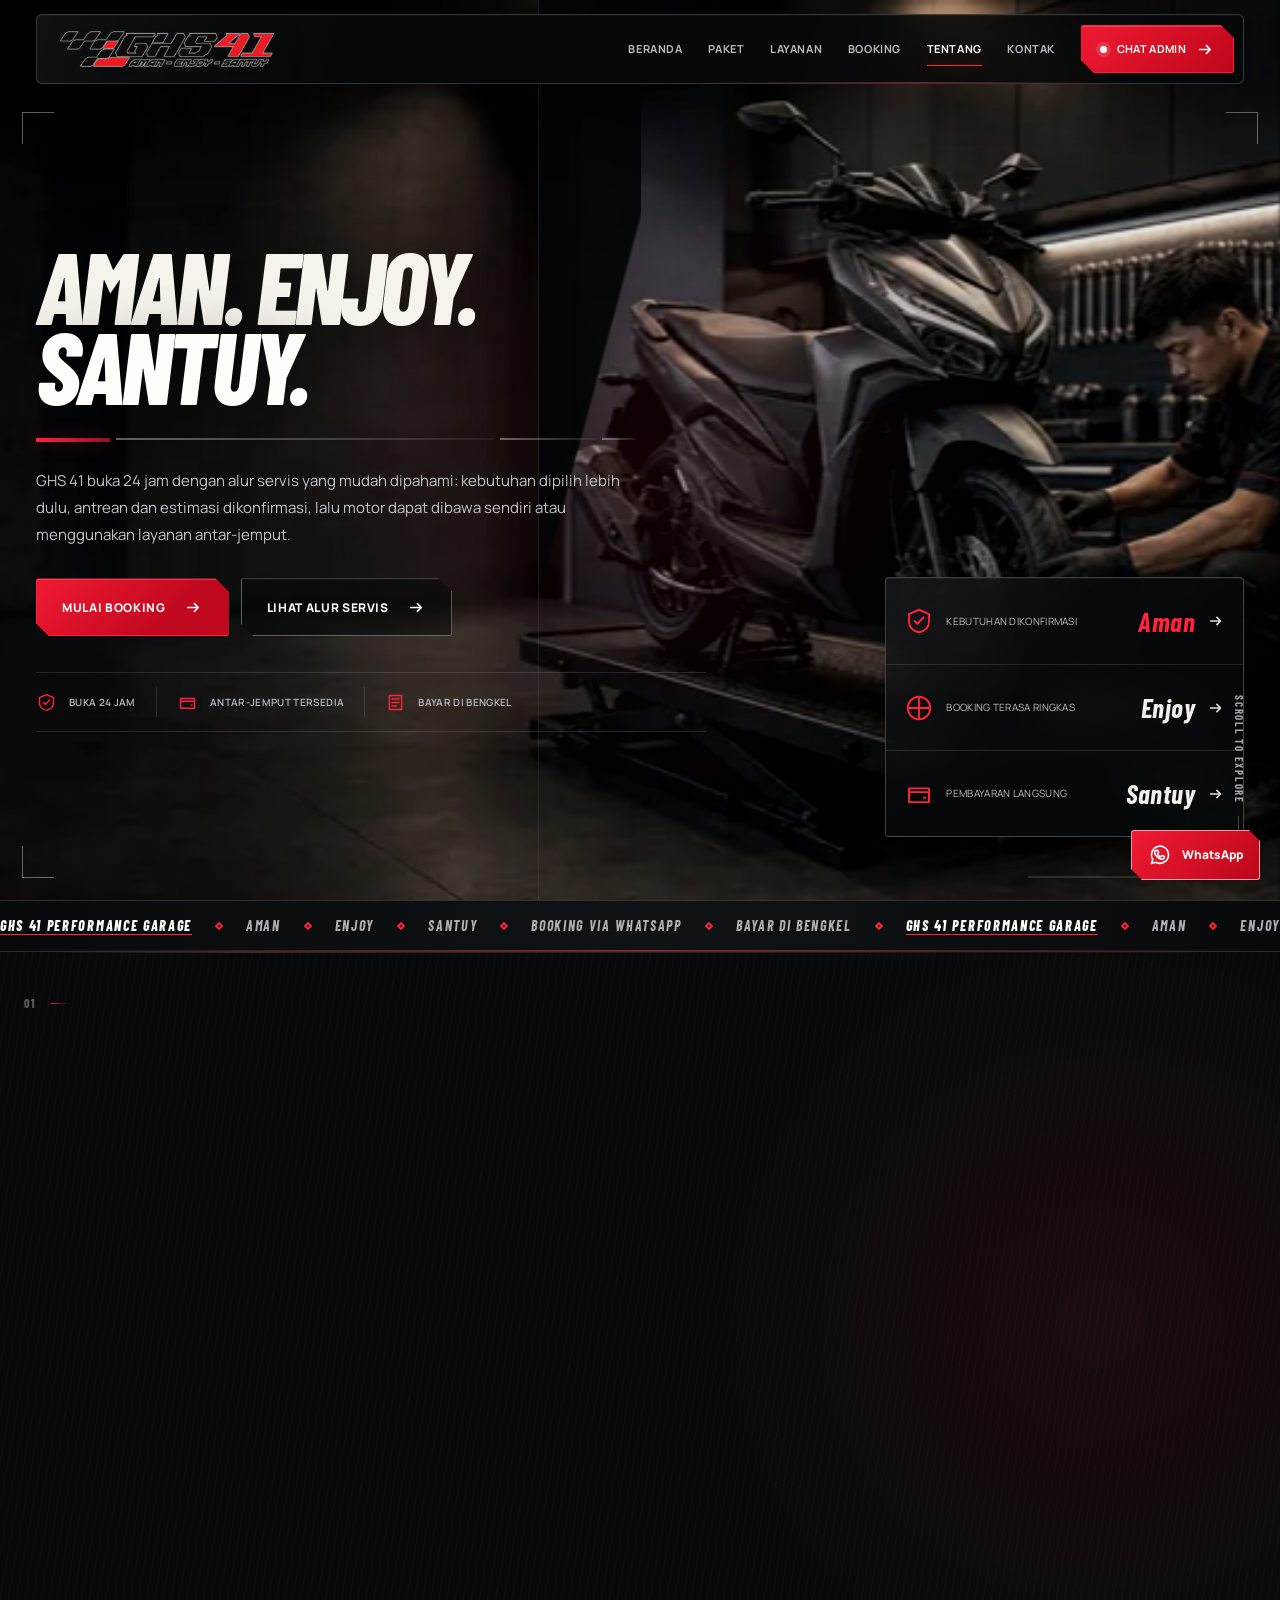
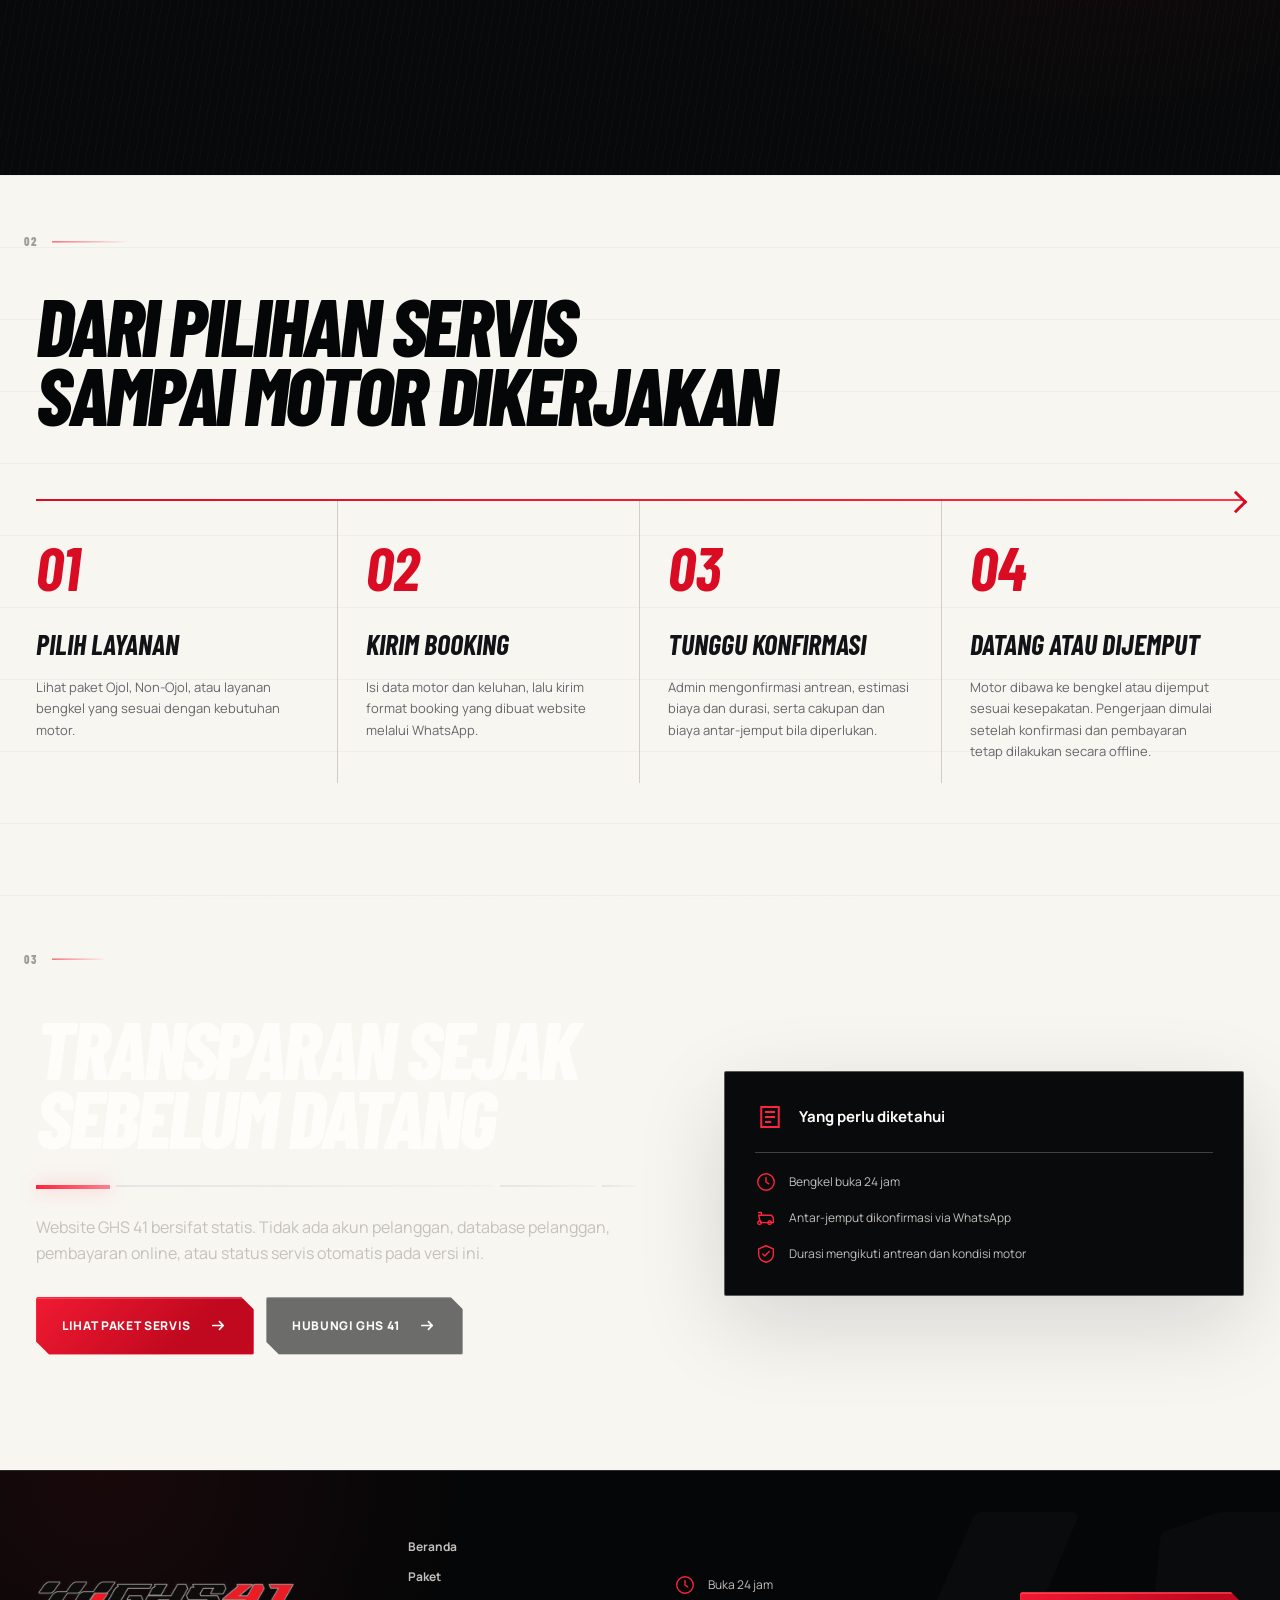
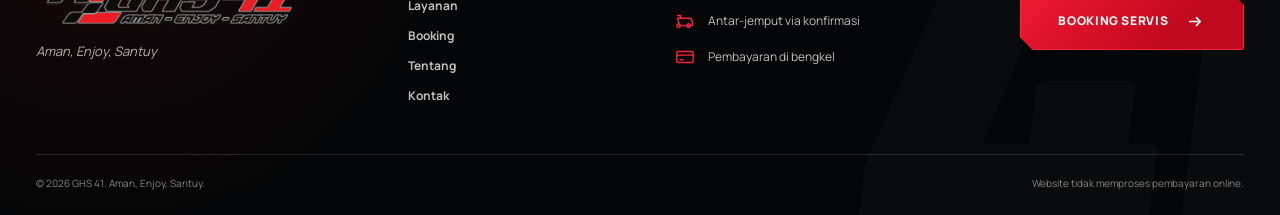
<file: tentang.html>
<!doctype html>
<html lang="id">
<head>
  <meta charset="utf-8">
  <meta name="viewport" content="width=device-width, initial-scale=1, viewport-fit=cover">
  <meta name="theme-color" content="#0b0c0d">
  <meta name="description" content="Kenali GHS 41: bengkel motor 24 jam dengan booking WhatsApp, antar-jemput sesuai konfirmasi, estimasi transparan, dan pembayaran langsung di bengkel.">
  <meta name="author" content="GHS 41">
  <meta property="og:type" content="website">
  <meta property="og:locale" content="id_ID">
  <meta property="og:site_name" content="GHS 41">
  <meta property="og:title" content="Tentang GHS 41 — Aman, Enjoy, Santuy">
  <meta property="og:description" content="Bengkel motor 24 jam dengan alur servis jelas dan layanan antar-jemput yang dikonfirmasi melalui WhatsApp.">
  <meta property="og:url" content="https://ghs41.github.io/tentang.html">
  <meta property="og:image" content="https://ghs41.github.io/assets/images/og-cover.jpg">
  <meta property="og:image:alt" content="GHS 41 — Aman, Enjoy, Santuy">
  <meta name="twitter:card" content="summary_large_image">
  <link rel="canonical" href="https://ghs41.github.io/tentang.html">
  <title>Tentang GHS 41 — Aman, Enjoy, Santuy</title>
  <link rel="icon" type="image/png" sizes="48x48" href="assets/images/favicon-48.png">
  <link rel="apple-touch-icon" sizes="180x180" href="assets/images/apple-touch-icon.png">
  <link rel="manifest" href="manifest.webmanifest">
  <link rel="preconnect" href="https://fonts.googleapis.com">
  <link rel="preconnect" href="https://fonts.gstatic.com" crossorigin>
  <link rel="preload" as="style" href="https://fonts.googleapis.com/css2?family=Barlow+Condensed:wght@600;700;800&amp;family=Manrope:wght@400;500;600;700;800&amp;display=swap">
  <link rel="stylesheet" href="https://fonts.googleapis.com/css2?family=Barlow+Condensed:wght@600;700;800&amp;family=Manrope:wght@400;500;600;700;800&amp;display=swap" media="print" data-deferred-style>
  <noscript><link rel="stylesheet" href="https://fonts.googleapis.com/css2?family=Barlow+Condensed:wght@600;700;800&amp;family=Manrope:wght@400;500;600;700;800&amp;display=swap"></noscript>
  <script>document.documentElement.classList.add('js');</script>
  <link rel="stylesheet" href="assets/css/site.min.css?v=20260804-5">
</head>
<body class="page page-about" data-page="about">
  <a class="skip-link" href="#main">Lewati ke isi utama</a>

  <header class="site-header">
    <div class="container header-inner">
      <a class="brand" href="index.html" aria-label="GHS 41 — ke beranda">
        <img src="assets/images/logo-ghs41-display.png" width="640" height="116" fetchpriority="high" alt="GHS 41 — Aman, Enjoy, Santuy">
      </a>

      <button class="nav-toggle" type="button" aria-expanded="false" aria-controls="main-nav" aria-label="Buka menu navigasi">
        <span></span><span></span><span></span>
      </button>

      <nav class="main-nav" id="main-nav" aria-label="Navigasi utama">
        <a href="index.html">Beranda</a>
        <a href="paket.html">Paket</a>
        <a href="layanan.html">Layanan</a>
        <a href="booking.html">Booking</a>
        <a href="tentang.html" aria-current="page">Tentang</a>
        <a href="kontak.html">Kontak</a>
        <a class="nav-cta" href="https://wa.me/6281395546714?text=Halo%20GHS%2041%2C%20saya%20ingin%20bertanya%20tentang%20servis." target="_blank" rel="noopener noreferrer"><span class="nav-status-dot" aria-hidden="true"></span>Chat Admin <span class="arrow-icon" aria-hidden="true"><svg viewBox="0 0 20 20"><path d="M4 10h11M11 6l4 4-4 4"/></svg></span></a>
      </nav>
    </div>
  </header>

  <main id="main" tabindex="-1">
    <section class="hero section-dark" aria-labelledby="hero-title" data-motion-section="hero" data-section-index="00">
      <div class="hero-frame" aria-hidden="true">
        <span class="hero-frame-corner hero-frame-corner-tl"></span>
        <span class="hero-frame-corner hero-frame-corner-tr"></span>
        <span class="hero-frame-corner hero-frame-corner-bl"></span>
        <span class="hero-frame-corner hero-frame-corner-br"></span>
        <span class="hero-frame-rail"></span>
      </div>
      <div class="hero-media" aria-hidden="true">
        <picture><source media="(max-width: 700px)" srcset="assets/images/hero-workshop-premium-720.webp" type="image/webp"><source srcset="assets/images/hero-workshop-premium.webp" type="image/webp"><img src="assets/images/hero-workshop-premium.jpg" width="1736" height="906" alt="" fetchpriority="high"></picture>
      </div>

      <div class="container hero-layout">
        <div class="hero-copy reveal">
          <h1 id="hero-title">Aman. Enjoy.<br>Santuy.</h1>
          <div class="speed-rule" aria-hidden="true"><span></span><span></span><span></span><span></span></div>
          <p>GHS 41 buka 24 jam dengan alur servis yang mudah dipahami: kebutuhan dipilih lebih dulu, antrean dan estimasi dikonfirmasi, lalu motor dapat dibawa sendiri atau menggunakan layanan antar-jemput.</p>

          <div class="hero-actions">
            <a class="btn btn-primary" href="booking.html">Mulai Booking <span class="arrow-icon" aria-hidden="true"><svg viewBox="0 0 20 20"><path d="M4 10h11M11 6l4 4-4 4"/></svg></span></a>
            <a class="btn btn-outline" href="#alur-servis">Lihat Alur Servis <span class="arrow-icon" aria-hidden="true"><svg viewBox="0 0 20 20"><path d="M4 10h11M11 6l4 4-4 4"/></svg></span></a>
          </div>

          <div class="hero-trust" role="group" aria-label="Prinsip layanan GHS 41">
            <div>
              <svg viewBox="0 0 24 24" aria-hidden="true"><path d="m12 3 8 3.5v5.8c0 4.4-3.1 7.5-8 8.7-4.9-1.2-8-4.3-8-8.7V6.5L12 3Z"/><path d="m8.5 12 2.2 2.2 4.8-5"/></svg>
              <span>Buka 24 jam</span>
            </div>
            <div>
              <svg viewBox="0 0 24 24" aria-hidden="true"><path d="M4 7.5h16v11H4z"/><path d="M4 10.5h16M16 15h1"/></svg>
              <span>Antar-jemput tersedia</span>
            </div>
            <div>
              <svg viewBox="0 0 24 24" aria-hidden="true"><path d="M5 4h14v16H5z"/><path d="M8 8h8M8 12h8M8 16h5"/></svg>
              <span>Bayar di bengkel</span>
            </div>
          </div>
        </div>

        <aside class="service-console reveal" aria-label="Arti Aman, Enjoy, dan Santuy">
          <a href="#nilai">
            <svg viewBox="0 0 24 24" aria-hidden="true"><path d="m12 3 8 3.5v5.8c0 4.4-3.1 7.5-8 8.7-4.9-1.2-8-4.3-8-8.7V6.5L12 3Z"/><path d="m8.5 12 2.2 2.2 4.8-5"/></svg>
            <span>Kebutuhan dikonfirmasi</span><strong>Aman</strong>
            <span class="arrow-icon" aria-hidden="true"><svg viewBox="0 0 20 20"><path d="M4 10h11M11 6l4 4-4 4"/></svg></span>
          </a>
          <a href="#nilai">
            <svg viewBox="0 0 24 24" aria-hidden="true"><path d="M4 12h16M12 4v16"/><circle cx="12" cy="12" r="9"/></svg>
            <span>Booking terasa ringkas</span><strong>Enjoy</strong>
            <span class="arrow-icon" aria-hidden="true"><svg viewBox="0 0 20 20"><path d="M4 10h11M11 6l4 4-4 4"/></svg></span>
          </a>
          <a href="#nilai">
            <svg viewBox="0 0 24 24" aria-hidden="true"><path d="M4 7.5h16v11H4z"/><path d="M4 10.5h16M16 15h1"/></svg>
            <span>Pembayaran langsung</span><strong>Santuy</strong>
            <span class="arrow-icon" aria-hidden="true"><svg viewBox="0 0 20 20"><path d="M4 10h11M11 6l4 4-4 4"/></svg></span>
          </a>
        </aside>
      </div>
    </section>

    <section class="section about-section" id="nilai" aria-labelledby="values-title" data-motion-section="values" data-section-index="01">
      <div class="section-chrome" aria-hidden="true"><span class="section-index">01</span><span class="section-rail"></span></div>
      <div class="container about-layout">
        <div class="about-copy reveal">
          <h2 id="values-title">Tiga prinsip,<br>satu alur yang jelas</h2>
          <div class="speed-rule" aria-hidden="true"><span></span><span></span><span></span><span></span></div>
          <p>Website ini membantu pelanggan memahami pilihan layanan dan menyiapkan pesan booking. Pemeriksaan kendaraan serta konfirmasi biaya tetap dilakukan langsung bersama pihak bengkel.</p>

          <dl class="values">
            <div>
              <dt>Aman</dt>
              <dd>Antrean, kebutuhan servis, estimasi biaya, serta durasi dikonfirmasi sebelum pengerjaan.</dd>
            </div>
            <div>
              <dt>Enjoy</dt>
              <dd>Paket dapat dilihat lebih dulu, booking tersedia 24 jam, dan antar-jemput dapat diatur melalui WhatsApp.</dd>
            </div>
            <div>
              <dt>Santuy</dt>
              <dd>Tidak ada pembayaran melalui website. Transaksi diselesaikan langsung di bengkel.</dd>
            </div>
          </dl>
        </div>

        <div class="about-mark reveal" aria-hidden="true">
          <span>41</span>
          <img src="assets/images/logo-ghs41-display.png" width="640" height="116" alt="">
        </div>
      </div>
    </section>

    <section class="section process-section" id="alur-servis" aria-labelledby="process-title" data-motion-section="process" data-section-index="02">
      <div class="section-chrome" aria-hidden="true"><span class="section-index">02</span><span class="section-rail"></span></div>
      <div class="container">
        <h2 class="reveal" id="process-title">Dari pilihan servis<br>sampai motor dikerjakan</h2>
        <ol class="process-rail reveal">
          <li>
            <span>01</span>
            <h3>Pilih layanan</h3>
            <p>Lihat paket Ojol, Non-Ojol, atau layanan bengkel yang sesuai dengan kebutuhan motor.</p>
          </li>
          <li>
            <span>02</span>
            <h3>Kirim booking</h3>
            <p>Isi data motor dan keluhan, lalu kirim format booking yang dibuat website melalui WhatsApp.</p>
          </li>
          <li>
            <span>03</span>
            <h3>Tunggu konfirmasi</h3>
            <p>Admin mengonfirmasi antrean, estimasi biaya dan durasi, serta cakupan dan biaya antar-jemput bila diperlukan.</p>
          </li>
          <li>
            <span>04</span>
            <h3>Datang atau dijemput</h3>
            <p>Motor dibawa ke bengkel atau dijemput sesuai kesepakatan. Pengerjaan dimulai setelah konfirmasi dan pembayaran tetap dilakukan secara offline.</p>
          </li>
        </ol>
      </div>
    </section>

    <section class="section location-section" aria-labelledby="transparent-title" data-motion-section="transparency" data-section-index="03">
      <div class="section-chrome" aria-hidden="true"><span class="section-index">03</span><span class="section-rail"></span></div>
      <div class="container location-layout">
        <div class="location-copy reveal">
          <h2 id="transparent-title">Transparan sejak<br>sebelum datang</h2>
          <div class="speed-rule" aria-hidden="true"><span></span><span></span><span></span><span></span></div>
          <p>Website GHS 41 bersifat statis. Tidak ada akun pelanggan, database pelanggan, pembayaran online, atau status servis otomatis pada versi ini.</p>
          <div class="hero-actions">
            <a class="btn btn-primary" href="paket.html">Lihat Paket Servis <span class="arrow-icon" aria-hidden="true"><svg viewBox="0 0 20 20"><path d="M4 10h11M11 6l4 4-4 4"/></svg></span></a>
            <a class="btn btn-outline" href="kontak.html">Hubungi GHS 41 <span class="arrow-icon" aria-hidden="true"><svg viewBox="0 0 20 20"><path d="M4 10h11M11 6l4 4-4 4"/></svg></span></a>
          </div>
        </div>

        <div class="location-panel reveal" role="region" aria-label="Batas fungsi website">
          <div class="location-panel-title">
            <svg viewBox="0 0 24 24" aria-hidden="true"><path d="M5 4h14v16H5z"/><path d="M8 8h8M8 12h8M8 16h5"/></svg>
            <strong>Yang perlu diketahui</strong>
          </div>
          <div class="footer-info">
            <p><svg viewBox="0 0 24 24" aria-hidden="true"><circle cx="12" cy="12" r="9"/><path d="M12 7v5l3 2"/></svg>Bengkel buka 24 jam</p>
            <p><svg viewBox="0 0 24 24" aria-hidden="true"><path d="M4 9h14l2 3v5H6z"/><path d="M7 9V6H4M7 17a2 2 0 1 0 0 .1M18 17a2 2 0 1 0 0 .1"/></svg>Antar-jemput dikonfirmasi via WhatsApp</p>
            <p><svg viewBox="0 0 24 24" aria-hidden="true"><path d="m12 3 8 3.5v5.8c0 4.4-3.1 7.5-8 8.7-4.9-1.2-8-4.3-8-8.7V6.5L12 3Z"/><path d="m8.5 12 2.2 2.2 4.8-5"/></svg>Durasi mengikuti antrean dan kondisi motor</p>
          </div>
        </div>
      </div>
    </section>
  </main>

  <footer class="site-footer">
    <div class="container footer-main">
      <div class="footer-brand">
        <img src="assets/images/logo-ghs41-display.png" width="640" height="116" alt="GHS 41">
        <p>Aman, Enjoy, Santuy</p>
      </div>
      <nav class="footer-links" aria-label="Navigasi footer">
        <a href="index.html">Beranda</a>
        <a href="paket.html">Paket</a>
        <a href="layanan.html">Layanan</a>
        <a href="booking.html">Booking</a>
        <a href="tentang.html" aria-current="page">Tentang</a>
        <a href="kontak.html">Kontak</a>
      </nav>
      <div class="footer-info">
        <p><svg viewBox="0 0 24 24" aria-hidden="true"><circle cx="12" cy="12" r="9"/><path d="M12 7v5l3 2"/></svg>Buka 24 jam</p>
        <p><svg viewBox="0 0 24 24" aria-hidden="true"><path d="M4 9h14l2 3v5H6z"/><path d="M7 9V6H4M7 17a2 2 0 1 0 0 .1M18 17a2 2 0 1 0 0 .1"/></svg>Antar-jemput via konfirmasi</p>
        <p><svg viewBox="0 0 24 24" aria-hidden="true"><rect x="3" y="6" width="18" height="12" rx="2"/><path d="M3 10h18M7 15h3"/></svg>Pembayaran di bengkel</p>
      </div>
      <div class="footer-cta"><a class="btn btn-primary" href="booking.html">Booking Servis <span class="arrow-icon" aria-hidden="true"><svg viewBox="0 0 20 20"><path d="M4 10h11M11 6l4 4-4 4"/></svg></span></a></div>
    </div>
    <div class="container footer-bottom">
      <p>© <span id="current-year">2026</span> GHS 41. Aman, Enjoy, Santuy.</p>
      <p>Website tidak memproses pembayaran online.</p>
    </div>
  </footer>

  <nav aria-label="Aksi cepat">
    <a class="floating-wa" href="https://wa.me/6281395546714?text=Halo%20GHS%2041%2C%20saya%20ingin%20booking%20servis%20atau%20mengatur%20antar-jemput%20motor." target="_blank" rel="noopener noreferrer" aria-label="Booking servis GHS 41 melalui WhatsApp">
      <svg viewBox="0 0 24 24" aria-hidden="true"><path d="M20.5 11.7a8.5 8.5 0 0 1-12.6 7.5L3.5 20.5l1.3-4.3A8.5 8.5 0 1 1 20.5 11.7Z"/><path d="M8 7.8c.3-.6.6-.6.9-.6h.4c.2 0 .4.1.5.4l.7 1.7c.1.3.1.5-.1.7l-.6.8c-.2.2-.1.5.1.8.5.9 1.2 1.6 2.1 2.1.3.2.6.2.8-.1l.7-.9c.2-.3.5-.3.8-.2l1.7.8c.3.1.4.3.4.6 0 .7-.3 1.4-.9 1.8-.5.4-1.2.6-2 .5-1.1-.2-2.6-.8-4.3-2.3-1.3-1.2-2.2-2.7-2.4-3.8-.2-.9 0-1.7.4-2.3Z"/></svg>
      <span>WhatsApp</span>
    </a>
  </nav>

  <div class="toast" id="toast" role="status" aria-live="polite"></div>
  <script src="assets/js/app.min.js?v=20260804-4" defer></script>
  <script src="assets/js/motion.min.js?v=20260804-5" defer></script>
</body>
</html>
</file>
<file: assets/css/site.min.css>
:root{--ink:#0b0c0d;--ink-2:#111315;--ink-3:#181a1d;--porcelain:#f5f1ea;--paper:#fffdfa;--red:#d9182a;--red-bright:#ef2334;--white:#fffdfa;--text:#17181a;--muted:#68686a;--muted-dark:#a8a7a4;--line:#d7d2cb;--line-dark:rgba(255, 253, 250, .18);--display:"Barlow Condensed","Arial Narrow",sans-serif;--body:"Manrope",system-ui,-apple-system,BlinkMacSystemFont,"Segoe UI",sans-serif;--container:1320px;--radius:14px;--shadow:0 24px 80px rgba(8, 9, 10, .16)}*{box-sizing:border-box}html{scroll-behavior:smooth;scroll-padding-top:88px}body{margin:0;overflow-x:hidden;background:var(--ink);color:var(--text);font-family:var(--body);font-size:16px;line-height:1.65;text-rendering:optimizeLegibility;-webkit-font-smoothing:antialiased}body.nav-open{overflow:hidden}a{color:inherit;text-decoration:none}button,input,select,textarea{font:inherit}button,select,summary{cursor:pointer}img,svg{display:block}img{max-width:100%}.container{width:min(calc(100% - 64px),var(--container));margin-inline:auto}.section{position:relative;padding-block:112px}.skip-link{position:fixed;left:20px;top:14px;z-index:1000;padding:10px 16px;background:var(--white);color:var(--ink);font-weight:800;transform:translateY(-140%);transition:transform .2s ease}.skip-link:focus{transform:translateY(0)}.site-header{position:fixed;inset:0 0 auto;z-index:100;background:rgba(9,10,11,.94);border-bottom:1px solid rgba(255,255,255,.12);backdrop-filter:blur(14px)}.header-inner{height:86px;display:flex;align-items:center;justify-content:space-between;gap:40px}.brand{display:inline-flex;align-items:center;flex:0 0 auto}.brand img{width:240px;height:auto}.main-nav{display:flex;align-items:center;gap:clamp(24px,2.6vw,42px);color:var(--white);font-size:14px;font-weight:700}.main-nav>a:not(.nav-cta){position:relative;padding-block:8px}.main-nav>a:not(.nav-cta)::after{content:"";position:absolute;left:0;right:100%;bottom:2px;height:2px;background:var(--red-bright);transition:right .2s ease}.main-nav>a:not(.nav-cta):focus-visible::after,.main-nav>a:not(.nav-cta):hover::after{right:0}.nav-cta{min-height:50px;display:inline-flex;align-items:center;gap:18px;padding:12px 20px;background:var(--red);color:var(--white);border:1px solid var(--red);border-radius:5px;transition:background .2s ease,border-color .2s ease,transform .2s ease}.nav-cta:hover{background:var(--red-bright);border-color:var(--red-bright);transform:translateY(-2px)}.nav-toggle{width:46px;height:46px;display:none;place-content:center;gap:5px;background:0 0;color:var(--white);border:1px solid rgba(255,255,255,.22);border-radius:4px}.nav-toggle span{grid-area:1/1;width:20px;height:2px;background:currentColor;transform-origin:center;transition:opacity .2s ease,transform .2s ease}.nav-toggle span:first-child{transform:translateY(-7px)}.nav-toggle span:nth-child(3){transform:translateY(7px)}.nav-toggle[aria-expanded=true] span:first-child{transform:rotate(45deg)}.nav-toggle[aria-expanded=true] span:nth-child(2){opacity:0}.nav-toggle[aria-expanded=true] span:nth-child(3){transform:rotate(-45deg)}.arrow-icon{display:inline-grid;place-items:center;flex:0 0 auto}.arrow-icon svg,.external-icon{width:19px;height:19px;fill:none;stroke:currentColor;stroke-width:1.8;stroke-linecap:round;stroke-linejoin:round}.hero{min-height:900px;padding-top:86px;overflow:hidden;background:var(--ink);color:var(--white)}.hero-media{position:absolute;inset:86px 0 0;overflow:hidden}.hero-media img{width:100%;height:100%;object-fit:cover;object-position:center}.hero-layout{position:relative;z-index:2;min-height:814px;display:grid;grid-template-columns:minmax(0,1.2fr) minmax(360px,.8fr);gap:56px;align-items:end;padding-block:70px 54px}.hero-copy{align-self:center;max-width:800px}.hero h1,.section h2{font-family:var(--display);font-weight:700;text-wrap:balance}.hero h1{max-width:780px;margin:0;font-size:clamp(72px, 7.2vw, 112px);line-height:.84;letter-spacing:-.035em}.speed-rule{display:grid;grid-template-columns:80px 130px 130px minmax(60px,220px);gap:8px;max-width:620px;margin-block:38px 27px}.speed-rule span{height:3px;background:rgba(255,255,255,.22)}.speed-rule span:first-child{background:var(--red-bright)}.speed-rule.dark span{background:rgba(11,12,13,.24)}.speed-rule.dark span:first-child{background:var(--red)}.hero-copy>p{max-width:660px;margin:0;color:#d4d2cf;font-size:17px;line-height:1.75}.hero-actions{display:flex;flex-wrap:wrap;gap:12px;margin-top:32px}.hero-utility{display:flex;flex-wrap:wrap;gap:24px;margin-top:20px}.hero-utility a,.text-link{display:inline-flex;align-items:center;gap:10px;color:#e2dfdb;font-size:12px;font-weight:800;text-decoration:underline;text-decoration-color:rgba(255,255,255,.28);text-underline-offset:5px;transition:color .2s ease,text-decoration-color .2s ease}.hero-utility a:hover,.text-link:hover{color:var(--red-bright);text-decoration-color:var(--red-bright)}.btn{min-height:54px;display:inline-flex;align-items:center;justify-content:center;gap:18px;padding:13px 22px;border:1px solid transparent;border-radius:5px;font-size:14px;font-weight:800;line-height:1.3;transition:background .2s ease,color .2s ease,border-color .2s ease,transform .2s ease,box-shadow .2s ease}.btn:hover{transform:translateY(-2px)}.btn-primary{background:var(--red);border-color:var(--red);color:var(--white);box-shadow:0 14px 36px rgba(217,24,42,.18)}.btn-primary:hover{background:var(--red-bright);border-color:var(--red-bright);box-shadow:0 18px 44px rgba(217,24,42,.28)}.btn-outline{background:rgba(12,13,14,.42);border-color:rgba(255,255,255,.48);color:var(--white)}.btn-outline:hover{background:var(--white);border-color:var(--white);color:var(--ink)}.hero-trust{display:flex;align-items:center;gap:0;margin-top:38px}.hero-trust>div{min-height:28px;display:flex;align-items:center;gap:12px;padding-inline:24px;border-left:1px solid rgba(255,255,255,.28);color:#e6e3df;font-size:13px;font-weight:600}.hero-trust>div:first-child{padding-left:0;border-left:0}.hero-trust svg{width:24px;height:24px;fill:none;stroke:var(--red-bright);stroke-width:1.6;stroke-linecap:round;stroke-linejoin:round}.service-console{width:min(100%,430px);justify-self:end;background:rgba(13,15,16,.96);border:1px solid rgba(255,255,255,.34);border-radius:6px;box-shadow:0 30px 90px rgba(0,0,0,.42)}.service-console>a{min-height:78px;display:grid;grid-template-columns:32px 1fr auto 24px;gap:14px;align-items:center;padding:16px 22px;border-top:1px solid rgba(255,255,255,.2);transition:background .2s ease}.service-console>a:first-child{border-top:0}.service-console>a:hover{background:rgba(255,255,255,.055)}.service-console>a>svg{width:30px;height:30px;fill:none;stroke:var(--red-bright);stroke-width:1.55;stroke-linecap:round;stroke-linejoin:round}.service-console span{color:#e1dfdc;font-size:13px}.service-console strong{color:var(--red-bright);font-family:var(--display);font-size:23px;letter-spacing:.015em}.service-console .arrow-icon svg{width:18px;height:18px;stroke:#e1dfdc}.packages-section{overflow:hidden;background:var(--ink-2);color:var(--white)}.packages-section::before{content:"";position:absolute;inset:0;pointer-events:none;background-image:linear-gradient(rgba(255,255,255,.018) 1px,transparent 1px),linear-gradient(90deg,rgba(255,255,255,.018) 1px,transparent 1px);background-size:52px 52px;mask-image:linear-gradient(to bottom,black,transparent 48%)}.section-intro{position:relative;z-index:1;display:grid;grid-template-columns:1.25fr .75fr;gap:80px;align-items:end;margin-bottom:44px}.about-copy h2,.booking-info h2,.faq-section h2,.location-copy h2,.process-section h2,.section-intro h2,.services-heading h2{margin:0;font-size:clamp(52px, 5.8vw, 86px);line-height:.92;letter-spacing:-.025em}.about-copy .speed-rule,.booking-info .speed-rule,.section-intro .speed-rule,.services-heading .speed-rule{margin-block:26px 0}.section-intro>p{margin:0 0 4px;color:var(--muted-dark);font-size:15px}.filter-bar{position:relative;z-index:1;display:flex;gap:28px;margin-bottom:24px;overflow-x:auto;border-bottom:1px solid rgba(255,255,255,.2);scrollbar-width:none}.filter-bar::-webkit-scrollbar{display:none}.filter-btn{position:relative;flex:0 0 auto;padding:12px 2px 14px;background:0 0;color:#bdbbb8;border:0;font-size:14px;font-weight:700}.filter-btn::after{content:"";position:absolute;left:0;right:100%;bottom:-1px;height:3px;background:var(--red-bright);transition:right .2s ease}.filter-btn.active,.filter-btn:hover{color:var(--white)}.filter-btn.active::after{right:0}.package-grid{position:relative;z-index:1;display:grid;grid-template-columns:repeat(4,minmax(0,1fr));gap:16px}.package-card{min-height:500px;display:flex;flex-direction:column;padding:22px;background:rgba(19,21,23,.96);border:1px solid rgba(255,255,255,.22);border-radius:6px;box-shadow:0 18px 60px rgba(0,0,0,.14);transition:border-color .22s ease,transform .22s ease,background .22s ease}.package-card:hover{transform:translateY(-5px);background:#17191c;border-color:rgba(255,255,255,.52)}.package-card.featured{border-color:var(--red-bright)}.package-card[hidden]{display:none}.package-heading{display:grid;grid-template-columns:54px 1fr;gap:14px;align-items:center;padding-bottom:18px;border-bottom:1px solid rgba(255,255,255,.14)}.package-icon{width:50px;height:50px;fill:none;stroke:var(--red-bright);stroke-width:1.7;stroke-linecap:round;stroke-linejoin:round}.package-heading p{margin:0 0 3px;color:var(--red-bright);font-size:10px;font-weight:800;letter-spacing:.14em;text-transform:uppercase}.package-heading h3{margin:0;font-family:var(--display);font-size:32px;line-height:.9;letter-spacing:-.015em}.package-heading span{display:block;margin-top:7px;color:#b4b2af;font-size:11px}.package-card ul{margin:18px 0 22px;padding:0;list-style:none;color:#d6d3cf;font-size:12px;line-height:1.55}.package-card li{position:relative;padding:5px 0 5px 17px;border-bottom:1px dashed rgba(255,255,255,.1)}.package-card li::before{content:"";position:absolute;left:1px;top:11px;width:7px;height:3px;border-left:2px solid var(--red-bright);border-bottom:2px solid var(--red-bright);transform:rotate(-45deg)}.package-footer{display:flex;align-items:center;justify-content:space-between;gap:12px;margin-top:auto;padding-top:17px;border-top:1px solid rgba(255,255,255,.18)}.package-footer>strong{color:var(--red-bright);font-family:var(--display);font-size:clamp(25px, 2vw, 32px);line-height:1;letter-spacing:-.015em;white-space:nowrap}.choose-package{min-height:42px;display:inline-flex;align-items:center;gap:9px;padding:9px 13px;background:var(--red);color:var(--white);border:1px solid var(--red);border-radius:4px;font-size:11px;font-weight:800;white-space:nowrap;transition:background .2s ease,transform .2s ease}.choose-package:hover{background:var(--red-bright);transform:translateY(-2px)}.choose-package .arrow-icon svg{width:15px;height:15px}.package-note{position:relative;z-index:1;display:flex;align-items:center;justify-content:center;gap:18px;margin:34px 0 0;color:#aaa8a5;font-size:12px;text-align:center}.package-note::after,.package-note::before{content:"";width:80px;height:1px;background:rgba(255,255,255,.2)}.services-section{min-height:980px;padding-bottom:0;overflow:hidden;background:var(--ink);color:var(--white)}.page-hero{position:relative;overflow:hidden;padding:160px 0 80px;background:var(--ink);color:var(--white)}.page-hero-layout{display:grid;grid-template-columns:minmax(0,.9fr) minmax(420px,1.1fr);gap:70px;align-items:center}.page-hero-copy h1{max-width:760px;margin:0;font-family:var(--display);font-size:clamp(66px, 7vw, 102px);font-weight:700;line-height:.88;letter-spacing:-.03em}.page-hero-copy>p{max-width:620px;margin:0 0 24px;color:#c9c6c2;font-size:15px}.page-hero-visual{overflow:hidden;border:1px solid rgba(255,255,255,.2);border-radius:8px;background:var(--porcelain)}.page-hero-visual img{width:100%;aspect-ratio:4/3;object-fit:cover}.page-hero .text-link{color:var(--white)}.services-media{position:absolute;inset:0 0 126px}.services-media img{width:100%;height:100%;object-fit:cover;object-position:center}.services-content{position:relative;z-index:2}.services-heading{max-width:720px;margin-bottom:34px}.services-heading>p{max-width:590px;margin:22px 0 0;color:#ccc9c5;font-size:15px}.service-list{max-width:840px;border-top:1px solid rgba(255,255,255,.32)}.service-row{min-height:62px;display:grid;grid-template-columns:50px minmax(210px,1fr) minmax(220px,1.25fr) 110px;gap:16px;align-items:center;padding-inline:10px;border-bottom:1px solid rgba(255,255,255,.18);background:rgba(9,10,11,.42);transition:background .2s ease,border-color .2s ease}.service-row:hover{background:rgba(255,255,255,.065);border-bottom-color:rgba(255,255,255,.38)}.service-no{color:var(--red-bright);font-family:var(--display);font-size:26px;font-weight:700}.service-row h3{margin:0;font-size:14px;line-height:1.35}.service-row p{margin:0;color:#adaba8;font-size:11px;line-height:1.5}.service-row strong{color:var(--red-bright);font-family:var(--display);font-size:23px;text-align:right}.additional-services{max-width:840px;display:grid;grid-template-columns:.75fr 1.25fr;gap:34px;margin-top:34px;padding-top:26px;border-top:1px solid rgba(255,255,255,.3)}.additional-services h3{margin:0;font-family:var(--display);font-size:28px;line-height:1}.additional-services p{margin:11px 0 0;color:#aaa8a5;font-size:11px}.additional-services ul{display:flex;flex-wrap:wrap;align-content:start;gap:8px 18px;margin:0;padding:0;list-style:none}.additional-services li{position:relative;flex:1 1 190px;padding-left:15px;color:#ddd9d5;font-size:11px}.additional-services li::before{content:"";position:absolute;left:0;top:.65em;width:7px;height:2px;background:var(--red-bright)}.section-bridge{position:relative;z-index:3;margin-top:52px;padding-block:28px;background:var(--porcelain);color:var(--text)}.section-bridge::before{content:"";position:absolute;left:0;top:-18px;width:22%;height:20px;background:var(--porcelain);clip-path:polygon(0 100%,92% 100%,100% 0,0 0)}.section-bridge .container{display:flex;align-items:center;justify-content:space-between;gap:32px}.section-bridge div>div{display:grid}.section-bridge strong{font-family:var(--display);font-size:31px;line-height:1.05}.section-bridge span{color:var(--muted);font-size:13px}.section-bridge a{min-width:280px;min-height:56px;display:inline-flex;align-items:center;justify-content:center;gap:18px;border:1px solid var(--red);border-radius:5px;color:var(--red);font-size:14px;font-weight:800;transition:background .2s ease,color .2s ease}.section-bridge a:hover{background:var(--red);color:var(--white)}.booking-section{background:var(--porcelain)}.booking-layout{display:grid;grid-template-columns:minmax(320px,.72fr) minmax(620px,1.28fr);gap:64px;align-items:start}.booking-info{position:sticky;top:112px}.booking-info h2{color:var(--ink)}.booking-info>p{max-width:520px;margin:24px 0 0;color:#464648;font-size:15px}.booking-points{display:grid;gap:19px;margin-top:32px}.booking-points>div{display:grid;grid-template-columns:42px 1fr;gap:14px;align-items:start}.booking-points svg{width:34px;height:34px;fill:none;stroke:var(--red);stroke-width:1.5;stroke-linecap:round;stroke-linejoin:round}.booking-points p{display:grid;margin:0}.booking-points strong{font-size:13px}.booking-points span{color:#68676a;font-size:11px;line-height:1.55}.booking-image{width:100%;height:auto;margin-top:28px;border-radius:8px}.booking-form{padding:30px;background:linear-gradient(145deg,#121416,#0d0f10);color:var(--white);border:1px solid rgba(255,255,255,.14);border-radius:14px;box-shadow:var(--shadow)}.booking-form fieldset{min-width:0;margin:0 0 24px;padding:0;border:0}.booking-form legend{width:100%;display:flex;align-items:center;gap:12px;margin-bottom:18px;padding:0 0 10px;border-bottom:1px solid rgba(255,255,255,.2);font-size:15px;font-weight:800}.booking-form legend span{color:var(--red-bright);font-family:var(--display);font-size:21px}.form-grid{display:grid;gap:14px}.two-col{grid-template-columns:repeat(2,minmax(0,1fr))}.booking-form label{display:grid;gap:7px;margin-bottom:14px;color:#f0ede9;font-size:11px;font-weight:700}.booking-form label[hidden]{display:none}.booking-form .form-hint{color:#aaa6a1;font-size:10px;font-weight:500;line-height:1.5}.catalog-customer-notice,.catalog-note,.catalog-policy-lead{margin:0 0 16px;color:#c8c5c1;font-size:11px;line-height:1.65}.catalog-note{margin-top:12px}.catalog-note p{margin:4px 0 0}.catalog-option-grid{display:grid;grid-template-columns:repeat(2,minmax(0,1fr));gap:10px}.catalog-option-card{min-width:0;display:grid;gap:7px;padding:14px;border:1px solid rgba(255,255,255,.16);border-left:2px solid var(--red-bright);background:rgba(255,255,255,.035)}.catalog-option-card span{color:#c8c5c1;font-size:10px;line-height:1.45}.catalog-option-card strong{color:var(--red-bright);font-family:var(--display);font-size:24px;line-height:1}.catalog-customer-notice,.catalog-payment-note{display:grid;gap:5px;margin-top:14px;padding:14px;border:1px solid rgba(255,255,255,.14);background:rgba(255,255,255,.035)}.catalog-payment-note strong{font-size:12px}.catalog-payment-note span{color:#aaa6a1;font-size:10px;line-height:1.55}.catalog-policy-list{counter-reset:package-policy;display:grid;grid-template-columns:repeat(2,minmax(0,1fr));gap:0 20px;margin:0;padding:0;list-style:none}.catalog-policy-list li{counter-increment:package-policy;position:relative;min-height:58px;padding:12px 8px 12px 42px;border-bottom:1px solid rgba(255,255,255,.13);color:#d1ceca;font-size:10px;line-height:1.55}.catalog-policy-list li::before{content:counter(package-policy,decimal-leading-zero);position:absolute;left:4px;top:12px;color:var(--red-bright);font-family:var(--display);font-size:20px;line-height:1}.catalog-modification-grid{display:grid;gap:12px}.catalog-modification-card{padding:16px;border:1px solid rgba(255,255,255,.15);background:rgba(255,255,255,.035)}.catalog-modification-card h3{margin:0 0 9px;color:var(--white);font-family:var(--display);font-size:23px;line-height:1}.catalog-modification-card li,.catalog-modification-card p,.catalog-modification-card summary{color:#bbb8b4;font-size:10px;line-height:1.55}.catalog-modification-card p{margin:7px 0}.catalog-modification-card ul{margin:9px 0 0;padding-left:18px}.catalog-modification-card details{margin-top:12px;padding-top:10px;border-top:1px solid rgba(255,255,255,.12)}.catalog-modification-card summary{cursor:pointer;color:var(--white);font-weight:800}.catalog-modification-price{color:var(--red-bright)!important;font-weight:800}.catalog-chip-list{display:flex;flex-wrap:wrap;gap:8px;margin:0;padding:0;list-style:none}.catalog-chip-list li{padding:8px 10px;border:1px solid rgba(255,255,255,.15);background:rgba(255,255,255,.035);color:#cbc8c4;font-size:10px}.catalog-customer-notice{margin-bottom:0;border-left:3px solid var(--red-bright)}.booking-form input:not([type=checkbox]),.booking-form select,.booking-form textarea{width:100%;min-height:48px;padding:11px 13px;background:#151719;color:var(--white);border:1px solid rgba(255,255,255,.36);border-radius:5px;font-size:14px;line-height:1.4;color-scheme:dark;transition:border-color .2s ease,background .2s ease,box-shadow .2s ease}.booking-form textarea{min-height:98px;resize:vertical}.booking-form input::placeholder,.booking-form textarea::placeholder{color:#8d8b89;opacity:1}.booking-form input:not([type=checkbox]):hover,.booking-form select:hover,.booking-form textarea:hover{border-color:rgba(255,255,255,.62)}.booking-form input:not([type=checkbox]):focus,.booking-form select:focus,.booking-form textarea:focus{background:#1a1c1f;border-color:var(--red-bright);outline:0;box-shadow:0 0 0 3px rgba(239,35,52,.18)}.booking-form .invalid{border-color:#ff5260!important;background:#261417!important}.estimate-box{min-height:74px;display:flex;align-items:center;justify-content:space-between;gap:22px;margin-top:4px;padding:14px 16px;border:1px solid rgba(255,255,255,.2);border-radius:6px;background:#151719}.estimate-box>div{display:grid}.estimate-box strong{font-size:13px}.estimate-box span{color:#9e9c99;font-size:10px}.estimate-box output{color:var(--red-bright);font-family:var(--display);font-size:38px;font-weight:700;line-height:1;white-space:nowrap}.agreement{grid-template-columns:20px 1fr!important;gap:10px!important;align-items:start;margin:17px 0 0!important;color:#bdbbb8!important;font-weight:500!important;line-height:1.55}.agreement input{width:17px;height:17px;margin:2px 0 0;accent-color:var(--red)}.agreement input.invalid{outline:2px solid #ff5260;outline-offset:2px}.form-error{min-height:20px;margin:8px 0;color:#ff8b94;font-size:11px;font-weight:700}.btn-full{width:100%;border:0}.whatsapp-icon{width:23px;height:23px;fill:none;stroke:currentColor;stroke-width:1.6;stroke-linecap:round;stroke-linejoin:round}.form-footnote{margin:11px 0 0;color:#9a9895;font-size:9px;text-align:center}.process-section{background:var(--paper)}.process-section h2{max-width:820px;color:var(--ink)}.process-rail{position:relative;display:grid;grid-template-columns:repeat(4,1fr);gap:0;margin:64px 0 0;padding:0;list-style:none}.process-rail::before{content:"";position:absolute;left:0;right:0;top:0;height:3px;background:var(--red)}.process-rail::after{content:"";position:absolute;right:0;top:-5px;width:13px;height:13px;border-top:3px solid var(--red);border-right:3px solid var(--red);transform:rotate(45deg)}.process-rail li{min-height:230px;padding:30px 28px 20px 0;border-right:1px solid var(--line)}.process-rail li:not(:first-child){padding-left:28px}.process-rail li:last-child{border-right:0}.process-rail span{color:var(--red);font-family:var(--display);font-size:48px;font-weight:700;line-height:1}.process-rail h3{margin:22px 0 10px;font-size:16px}.process-rail p{margin:0;color:var(--muted);font-size:13px}.about-section{overflow:hidden;background:var(--ink-2);color:var(--white)}.about-section::before{content:"";position:absolute;inset:0;background-image:repeating-linear-gradient(100deg,rgba(255,255,255,.018) 0 1px,transparent 1px 8px);pointer-events:none}.about-layout{position:relative;z-index:1;display:grid;grid-template-columns:.9fr 1.1fr;gap:70px;align-items:center}.about-copy>p{max-width:600px;margin:24px 0 0;color:#cbc8c4;font-size:16px}.values{max-width:650px;margin:30px 0 0;border-top:1px solid rgba(255,255,255,.24)}.values>div{display:grid;grid-template-columns:110px 1fr;gap:22px;padding-block:15px;border-bottom:1px solid rgba(255,255,255,.2)}.values dt{color:var(--red-bright);font-family:var(--display);font-size:30px;font-weight:700;line-height:1.1}.values dd{margin:0;color:#d4d1cd;font-size:13px}.about-mark{display:grid;justify-items:center}.about-mark>span{color:transparent;font-family:var(--display);font-size:clamp(260px, 32vw, 490px);font-style:italic;font-weight:800;letter-spacing:-.1em;line-height:.72;-webkit-text-stroke:2px var(--red-bright);text-shadow:0 0 70px rgba(217,24,42,.08)}.about-mark img{width:min(80%,540px);height:auto;margin-top:32px}.location-section{background:var(--ink);color:var(--white)}.location-layout{display:grid;grid-template-columns:1fr .86fr;gap:84px;align-items:center}.location-copy>p{max-width:630px;margin:24px 0 0;color:#c4c1bd;font-size:16px}.payment-methods{display:flex;flex-wrap:wrap;gap:0;margin-top:34px;padding-top:18px;border-top:1px solid rgba(255,255,255,.28)}.payment-methods span{display:flex;align-items:center;gap:12px;padding:8px 30px;border-left:1px solid rgba(255,255,255,.24);font-size:14px}.payment-methods span:first-child{padding-left:0;border-left:0}.payment-methods svg{width:28px;height:28px;fill:none;stroke:var(--red-bright);stroke-width:1.5;stroke-linecap:round;stroke-linejoin:round}.location-panel{display:grid;gap:12px;padding:30px;border:1px solid rgba(255,255,255,.32);border-radius:7px;background:var(--ink-2);box-shadow:0 24px 70px rgba(0,0,0,.24)}.location-panel-title{display:flex;align-items:center;gap:14px;margin-bottom:6px;padding-bottom:20px;border-bottom:1px solid rgba(255,255,255,.22)}.location-panel-title svg{width:30px;height:30px;fill:none;stroke:var(--red-bright);stroke-width:1.6}.location-panel-title strong{font-size:15px}.location-panel .btn{width:100%;min-height:58px;justify-content:space-between}.faq-section{background:var(--porcelain)}.faq-section h2{margin-bottom:48px;color:var(--ink)}.accordion{border:1px solid #cfc9c1;border-radius:7px;background:var(--paper);overflow:hidden}.accordion details{border-bottom:1px solid #d8d2ca}.accordion details:last-child{border-bottom:0}.accordion summary{min-height:68px;display:flex;align-items:center;justify-content:space-between;gap:30px;padding:18px 24px;list-style:none;font-size:15px;font-weight:800;transition:background .2s ease}.accordion summary::-webkit-details-marker{display:none}.accordion summary:hover{background:#f1ede6}.accordion summary span{flex:0 0 28px;display:grid;place-items:center}.accordion summary svg{width:22px;height:22px;fill:none;stroke:currentColor;stroke-width:1.6;transition:transform .2s ease,color .2s ease}.accordion details[open] summary span svg{color:var(--red);transform:rotate(45deg)}.accordion details p{max-width:1000px;margin:-8px 0 0;padding:0 72px 22px 24px;color:#525153;font-size:13px}.site-footer{padding:66px 0 24px;background:#08090a;color:var(--white)}.footer-main{display:grid;grid-template-columns:1.25fr .85fr 1.15fr .85fr;gap:42px;align-items:center;padding-bottom:48px}.footer-brand img{width:260px;height:auto}.footer-brand p{margin:15px 0 0;color:#b3b0ad;font-style:italic;font-size:13px}.footer-links{display:grid;gap:10px;font-size:12px;font-weight:700}.footer-info p,.footer-links a{color:#c2bfbc}.footer-links a:hover{color:var(--red-bright)}.footer-info{display:grid;gap:14px}.footer-info p{display:flex;align-items:center;gap:12px;margin:0;font-size:12px}.footer-info svg{width:22px;height:22px;fill:none;stroke:var(--red-bright);stroke-width:1.5;stroke-linecap:round;stroke-linejoin:round}.footer-cta .btn{width:100%}.footer-bottom{display:flex;justify-content:space-between;gap:24px;padding-top:20px;border-top:1px solid rgba(255,255,255,.13);color:#85827f;font-size:10px}.footer-bottom p{margin:0}.floating-wa{position:fixed;right:max(20px,env(safe-area-inset-right));bottom:max(20px,env(safe-area-inset-bottom));z-index:90;min-height:50px;display:inline-flex;align-items:center;gap:10px;padding:11px 16px;background:var(--red);color:var(--white);border:1px solid rgba(255,255,255,.24);border-radius:5px;box-shadow:0 16px 44px rgba(0,0,0,.28);font-size:12px;font-weight:800;transition:background .2s ease,transform .2s ease}.floating-wa:hover{background:var(--red-bright);transform:translateY(-3px)}.floating-wa svg{width:24px;height:24px;fill:none;stroke:currentColor;stroke-width:1.6;stroke-linecap:round;stroke-linejoin:round}.toast{position:fixed;left:50%;bottom:28px;z-index:200;max-width:min(90vw,480px);padding:12px 18px;background:var(--white);color:var(--ink);border-left:4px solid var(--red);border-radius:4px;box-shadow:var(--shadow);font-size:12px;font-weight:700;opacity:0;pointer-events:none;transform:translate(-50%,24px);transition:opacity .24s ease,transform .24s ease}.toast.show{opacity:1;transform:translate(-50%,0)}.error-page{min-height:100vh;display:grid;place-items:center;padding:28px;background:var(--ink);color:var(--white)}.error-shell{width:min(100%,760px);text-align:center}.error-shell>img{width:min(70%,340px);height:auto;margin:0 auto 44px}.error-code{margin:0;color:transparent;font-family:var(--display);font-size:clamp(160px, 30vw, 330px);font-weight:800;letter-spacing:-.08em;line-height:.62;-webkit-text-stroke:2px var(--red-bright)}.error-shell h1{margin:50px 0 8px;font-family:var(--display);font-size:clamp(40px, 8vw, 66px);line-height:.95}.error-shell>p:not(.error-code){color:#aaa8a5}.error-actions{display:flex;flex-wrap:wrap;justify-content:center;gap:12px;margin-top:28px}.js .reveal{opacity:0;transform:translateY(22px);transition:opacity .65s ease,transform .65s cubic-bezier(.22, .7, .24, 1)}.js .reveal.visible{opacity:1;transform:none}a:focus-visible,button:focus-visible,input:focus-visible,select:focus-visible,summary:focus-visible,textarea:focus-visible{outline:3px solid var(--white);outline-offset:3px;box-shadow:0 0 0 6px #9f0018}@media (max-width:1180px){.container{width:min(calc(100% - 42px),var(--container))}.header-inner{gap:24px}.brand img{width:205px}.main-nav{gap:22px;font-size:13px}.hero-layout{grid-template-columns:minmax(0,1.25fr) minmax(330px,.75fr);gap:36px}.hero h1{font-size:clamp(70px, 8vw, 94px)}.package-grid{grid-template-columns:repeat(2,minmax(0,1fr))}.package-card{min-height:470px}.booking-layout{grid-template-columns:minmax(300px,.7fr) minmax(540px,1.3fr);gap:40px}}@media (max-width:920px){html{scroll-padding-top:76px}.section{padding-block:88px}.header-inner{height:74px}.site-header{background:rgba(9,10,11,.98)}.brand img{width:190px}.nav-toggle{display:grid}.main-nav{position:fixed;inset:74px 0 0;display:grid;grid-auto-rows:min-content;align-content:start;gap:0;padding:28px 24px;background:var(--ink);opacity:0;visibility:hidden;pointer-events:none;transform:translateY(-12px);transition:opacity .22s ease,transform .22s ease,visibility 0s linear .22s}.main-nav.open{opacity:1;visibility:visible;pointer-events:auto;transform:none;transition:opacity .22s ease,transform .22s ease,visibility 0s linear}.main-nav>a:not(.nav-cta){padding:17px 4px;border-bottom:1px solid rgba(255,255,255,.12);font-size:17px}.main-nav .nav-cta{margin-top:22px}.hero{padding-top:74px}.hero-media{inset:74px 0 0}.hero-layout{min-height:826px;grid-template-columns:1fr;align-content:center;gap:36px}.hero-copy{max-width:690px}.service-console{width:min(100%,520px);justify-self:start}.about-layout,.booking-layout,.location-layout,.page-hero-layout,.section-intro{grid-template-columns:1fr}.page-hero{padding-top:138px}.page-hero-visual{max-width:720px}.section-intro{gap:26px}.section-intro>p{max-width:620px}.services-section{min-height:auto}.services-media{inset:0 0 126px}.services-media img{object-position:58% center}.service-row{max-width:760px}.additional-services{grid-template-columns:1fr;gap:20px}.booking-info{position:static}.booking-image{max-width:620px}.process-rail li{padding-right:20px}.process-rail li:not(:first-child){padding-left:20px}.about-mark>span{font-size:clamp(250px, 62vw, 480px)}.about-mark img{width:min(68%,480px)}.location-layout{gap:42px}.footer-main{grid-template-columns:1fr 1fr}}@media (max-width:700px){.container{width:min(calc(100% - 28px),var(--container))}.section{padding-block:72px}.brand img{width:168px}.hero{min-height:auto;display:flex;flex-direction:column;padding-top:74px}.hero-media{position:relative;inset:auto;order:2;height:330px}.hero-media img{object-position:69% center}.hero-layout{order:1;min-height:auto;grid-template-columns:1fr;width:min(calc(100% - 28px),var(--container));padding-block:56px 46px}.hero h1{font-size:clamp(56px, 17vw, 74px);line-height:.88}.speed-rule{grid-template-columns:56px 82px 82px 1fr;margin-block:28px 22px}.hero-copy>p{font-size:15px}.hero-actions{display:grid}.hero-utility{display:grid;gap:13px}.hero-actions .btn{width:100%;justify-content:space-between}.hero-trust{display:grid;gap:0;margin-top:30px}.hero-trust>div,.hero-trust>div:first-child{min-height:48px;padding:10px 0;border:0;border-bottom:1px solid rgba(255,255,255,.18)}.service-console{display:none}.about-copy h2,.booking-info h2,.faq-section h2,.location-copy h2,.process-section h2,.section-intro h2,.services-heading h2{font-size:clamp(48px, 15vw, 65px)}.page-hero{padding:126px 0 64px}.page-hero-layout{gap:38px}.page-hero-copy h1{font-size:clamp(56px, 17vw, 76px)}.filter-bar{gap:22px;margin-inline:-14px;padding-inline:14px}.package-grid{grid-template-columns:1fr}.package-card{min-height:auto}.package-footer{align-items:flex-end}.package-note::after,.package-note::before{display:none}.services-section{padding-top:72px}.services-media{display:none}.service-row{grid-template-columns:38px 1fr auto;gap:10px;padding-block:15px;background:0 0}.service-row p{grid-column:2/4}.service-row strong{font-size:21px}.section-bridge{margin-top:42px}.section-bridge .container{display:grid}.section-bridge a{min-width:0;width:100%}.booking-layout{gap:42px}.booking-image{margin-top:22px}.booking-form{padding:23px 16px}.two-col{grid-template-columns:1fr;gap:0}.estimate-box{flex-direction:column;align-items:flex-start;gap:12px}.estimate-box output{max-width:100%;font-size:32px;white-space:normal;overflow-wrap:anywhere}.process-rail{grid-template-columns:1fr;margin-top:44px;padding-left:28px}.process-rail::before{left:4px;right:auto;width:3px;height:100%}.process-rail::after{left:-1px;right:auto;top:auto;bottom:0;transform:rotate(135deg)}.process-rail li,.process-rail li:not(:first-child){min-height:auto;padding:0 0 34px 18px;border-right:0;border-bottom:1px solid var(--line)}.process-rail li:not(:first-child){padding-top:28px}.process-rail li:last-child{border-bottom:0}.process-rail span{font-size:40px}.process-rail h3{margin-top:12px}.about-layout{gap:48px}.values>div{grid-template-columns:86px 1fr;gap:14px}.values dt{font-size:27px}.about-mark>span{font-size:72vw}.about-mark img{width:84%}.payment-methods{display:grid}.payment-methods span,.payment-methods span:first-child{padding:13px 0;border-left:0;border-bottom:1px solid rgba(255,255,255,.16)}.location-panel{padding:22px 16px}.faq-section h2{margin-bottom:32px}.accordion summary{padding:17px 15px;font-size:13px}.accordion details p{padding:0 50px 20px 15px;font-size:12px}.footer-main{grid-template-columns:1fr;gap:30px}.footer-main>:not(:last-child){padding-bottom:24px;border-bottom:1px solid rgba(255,255,255,.12)}.footer-brand img{width:230px}.footer-bottom{flex-direction:column;gap:7px}.floating-wa{width:52px;height:52px;min-height:0;justify-content:center;padding:0}.floating-wa span{display:none}}@media (max-width:390px){.container,.hero-layout{width:min(calc(100% - 22px),var(--container))}.hero h1{font-size:54px}.package-footer>strong{font-size:25px}.choose-package{padding-inline:11px}.service-row{grid-template-columns:34px minmax(0,1fr)}.service-row p,.service-row strong{grid-column:2;text-align:left}}@media (prefers-reduced-motion:reduce){html{scroll-behavior:auto}*,::after,::before{scroll-behavior:auto!important;animation-duration:NaNs!important;animation-iteration-count:1!important;transition-duration:NaNs!important}.js .reveal{opacity:1;transform:none}}.scroll-progress{position:fixed;inset:0 0 auto;z-index:1000;height:3px;overflow:hidden;pointer-events:none}.scroll-progress span{display:block;width:100%;height:100%;background:linear-gradient(90deg,var(--red),#ff4b58 68%,var(--white));box-shadow:0 0 18px rgba(239,35,52,.72);transform:scaleX(var(--scroll-progress,0));transform-origin:left center;will-change:transform}.site-header{transition:height .35s cubic-bezier(.22, .8, .22, 1),background .35s ease,box-shadow .35s ease}.site-header::after{content:"";position:absolute;left:-35%;bottom:-1px;width:28%;height:1px;background:linear-gradient(90deg,transparent,var(--red-bright),transparent);opacity:0;pointer-events:none}.site-header.is-scrolled{background:rgba(7,8,9,.975);box-shadow:0 14px 44px rgba(0,0,0,.28)}.motion-enabled .site-header.is-scrolled::after{opacity:1;animation:header-race 4.2s linear infinite}.brand img{transition:filter .35s ease,transform .35s cubic-bezier(.22, .8, .22, 1)}.brand:hover img{filter:drop-shadow(0 0 12px rgba(239, 35, 52, .26));transform:translateX(3px)}.hero::before,.page-hero::before{content:"";position:absolute;inset:0;z-index:1;background:radial-gradient(520px circle at var(--spot-x,68%) var(--spot-y,42%),rgba(239,35,52,.13),transparent 67%),repeating-linear-gradient(115deg,transparent 0 76px,rgba(255,255,255,.018) 77px 78px);pointer-events:none}.page-hero>.container,.page-hero>.page-hero-layout{position:relative;z-index:2}.hero-media{bottom:-96px;transform:translate3d(0,var(--parallax-y,0),0);will-change:transform}.motion-enabled .hero-media img{animation:hero-breathe 14s cubic-bezier(.45,.05,.55,.95) infinite alternate;will-change:transform,filter}.booking-image,.page-hero-visual{position:relative;isolation:isolate}.booking-image::after,.page-hero-visual::after{content:"";position:absolute;inset:0;z-index:2;border:1px solid rgba(255,255,255,.08);background:linear-gradient(112deg,transparent 30%,rgba(255,255,255,.16) 49%,transparent 67%);background-size:240% 100%;background-position:180% 0;mix-blend-mode:screen;pointer-events:none}.motion-enabled .booking-image::after,.motion-enabled .page-hero-visual::after{animation:image-scan 7.5s ease-in-out infinite}.booking-image img,.page-hero-visual img,.services-media img{transform:translate3d(0,var(--parallax-y,0),0) scale(1.065);will-change:transform}.motion-enabled:not(.motion-ready) .hero-copy>*,.motion-enabled:not(.motion-ready) .page-hero-copy>*{opacity:0;transform:translateY(26px)}.motion-enabled.motion-ready .hero-copy>*,.motion-enabled.motion-ready .page-hero-copy>*{animation:hero-entry .85s cubic-bezier(.16,1,.3,1) both}.motion-enabled.motion-ready .hero-copy>:nth-child(2),.motion-enabled.motion-ready .page-hero-copy>:nth-child(2){animation-delay:.1s}.motion-enabled.motion-ready .hero-copy>:nth-child(3),.motion-enabled.motion-ready .page-hero-copy>:nth-child(3){animation-delay:.17s}.motion-enabled.motion-ready .hero-copy>:nth-child(4),.motion-enabled.motion-ready .page-hero-copy>:nth-child(4){animation-delay:.24s}.motion-enabled.motion-ready .hero-copy>:nth-child(5),.motion-enabled.motion-ready .page-hero-copy>:nth-child(5){animation-delay:.31s}.motion-enabled.motion-ready .hero-copy>:nth-child(6),.motion-enabled.motion-ready .page-hero-copy>:nth-child(6){animation-delay:.38s}.motion-enabled.motion-ready .service-console{animation:console-entry .95s .34s cubic-bezier(.16,1,.3,1) both}.motion-enabled .speed-rule span{transform:scaleX(0);transform-origin:left center;animation:speed-rule-in .7s cubic-bezier(.16,1,.3,1) forwards}.motion-enabled .speed-rule span:first-child{animation-delay:.18s}.motion-enabled .speed-rule span:nth-child(2){animation-delay:.26s}.motion-enabled .speed-rule span:nth-child(3){animation-delay:.34s}.motion-enabled .speed-rule span:nth-child(4){animation-delay:.42s}.performance-ticker{position:relative;z-index:5;width:100%;overflow:hidden;border-block:1px solid rgba(255,255,255,.2);background:var(--red);color:var(--white)}.ticker-track{width:max-content;display:flex;align-items:center;will-change:transform}.motion-enabled .ticker-track{animation:ticker-run 28s linear infinite}.performance-ticker:hover .ticker-track{animation-play-state:paused}.ticker-sequence{min-height:56px;display:flex;align-items:center;flex:none;gap:24px;padding-right:24px}.ticker-sequence span{font-family:var(--display);font-size:18px;font-style:italic;font-weight:700;letter-spacing:.08em;line-height:1;white-space:nowrap}.ticker-sequence .ticker-brand{color:var(--white);font-weight:800;text-decoration:underline;text-decoration-color:rgba(255,255,255,.55);text-underline-offset:.2em}.ticker-sequence i{width:9px;height:9px;flex:none;border:2px solid rgba(255,255,255,.82);transform:rotate(45deg)}.motion-scroll-cue{position:absolute;right:max(32px,calc((100vw - var(--container))/ 2));bottom:30px;z-index:3;display:flex;align-items:center;gap:12px;color:rgba(255,255,255,.64);font-family:var(--display);font-size:11px;font-weight:700;letter-spacing:.16em;text-transform:uppercase;writing-mode:vertical-rl}.motion-scroll-cue i{position:relative;width:1px;height:54px;overflow:hidden;background:rgba(255,255,255,.24)}.motion-scroll-cue i::after{content:"";position:absolute;inset:-100% 0 auto;height:70%;background:var(--red-bright);animation:scroll-cue 1.8s cubic-bezier(.55,0,.1,1) infinite}.js .reveal{transition-delay:var(--reveal-delay, 0ms);transition-duration:.78s;transition-timing-function:cubic-bezier(.16,1,.3,1)}.motion-card{--tilt-x:0deg;--tilt-y:0deg;--glow-x:50%;--glow-y:50%;position:relative;isolation:isolate;overflow:hidden}.motion-card::after{content:"";position:absolute;inset:-1px;z-index:-1;border-radius:inherit;background:radial-gradient(340px circle at var(--glow-x) var(--glow-y),rgba(239,35,52,.18),transparent 58%);opacity:0;pointer-events:none;transition:opacity .3s ease}.motion-card.is-tilting::after,.motion-card:hover::after{opacity:1}.js .reveal.motion-card.visible.is-tilting,.motion-card.is-tilting{transform:perspective(1000px) rotateX(var(--tilt-x)) rotateY(var(--tilt-y)) translateY(-3px);transition-duration:.12s;will-change:transform}.package-card::before{content:"";position:absolute;inset:0 auto 0 0;z-index:0;width:3px;background:var(--red-bright);transform:scaleY(0);transform-origin:bottom;transition:transform .42s cubic-bezier(.16, 1, .3, 1)}.package-card.featured::before,.package-card:hover::before{transform:scaleY(1)}.package-card>*{position:relative;z-index:1}.package-grid{grid-template-columns:repeat(3,minmax(0,1fr));gap:18px}.package-card{min-height:650px}.package-more{color:#a7a4a1;font-style:italic}.package-details{margin:-5px 0 18px;border-block:1px solid rgba(255,255,255,.13)}.package-details summary{position:relative;padding:12px 28px 12px 0;color:#f0ede9;font-size:11px;font-weight:800;list-style:none}.package-details summary::-webkit-details-marker{display:none}.package-details summary::after{content:"+";position:absolute;right:2px;top:50%;color:var(--red-bright);font-family:var(--display);font-size:22px;transform:translateY(-50%);transition:transform .28s ease}.package-details[open] summary::after{transform:translateY(-50%) rotate(45deg)}.package-details>ul{max-height:270px;margin:0 0 12px;padding-right:8px;overflow:auto;scrollbar-color:var(--red) rgba(255,255,255,.08);scrollbar-width:thin}.package-terms{margin-bottom:12px;padding:10px 12px;border-left:2px solid var(--red-bright);background:rgba(239,35,52,.07)}.package-terms p{margin:0;color:#bbb8b4;font-size:10px;line-height:1.5}.package-terms p+p{margin-top:5px}.package-tier-prices{display:grid;grid-template-columns:repeat(2,minmax(0,1fr));gap:8px;margin-top:auto}.tier-price{min-width:0;display:grid;gap:5px;padding:12px 11px;border:1px solid rgba(255,255,255,.14);background:rgba(255,255,255,.035)}.tier-price[data-tier=premium]{border-color:rgba(239,35,52,.45);background:rgba(239,35,52,.065)}.tier-price small{overflow:hidden;color:#a9a6a2;font-size:9px;font-weight:700;letter-spacing:.03em;text-overflow:ellipsis;white-space:nowrap}.tier-price strong{color:var(--white);font-family:var(--display);font-size:clamp(20px, 2vw, 28px);line-height:1;white-space:nowrap}.tier-price[data-tier=premium] strong{color:var(--red-bright)}.package-footer>span{color:#aaa7a3;font-size:9px;font-weight:700;line-height:1.35}.service-group{color:var(--red-bright);font-size:9px;font-weight:800;letter-spacing:.04em;text-transform:uppercase}[data-catalog-status]{grid-column:1/-1;min-height:160px;display:grid;place-items:center;padding:28px;border:1px dashed rgba(255,255,255,.26);color:#bbb8b4;text-align:center}#estimate-breakdown,.estimate-breakdown{display:grid;gap:7px;margin:10px 0 0;padding:12px 14px;border:1px solid rgba(255,255,255,.13);background:rgba(255,255,255,.025);color:#aaa7a3;font-size:10px}#estimate-breakdown>div,.estimate-breakdown>div{display:flex;justify-content:space-between;gap:16px}#estimate-breakdown strong,.estimate-breakdown strong{color:var(--white);font-weight:700}.package-icon,.service-console>a>svg:first-child{transition:color .3s ease,transform .42s cubic-bezier(.16, 1, .3, 1)}.package-card:hover .package-icon{color:var(--red-bright);transform:translateY(-3px) rotate(-4deg) scale(1.06)}.service-console a:hover>svg:first-child{transform:rotate(8deg) scale(1.08)}.service-row{position:relative;overflow:hidden}.service-row::before{content:"";position:absolute;inset:0 auto 0 0;width:3px;background:var(--red-bright);transform:scaleY(0);transition:transform .35s cubic-bezier(.16, 1, .3, 1)}.service-row:hover::before{transform:scaleY(1)}.service-row .service-no,.service-row strong{transition:transform .35s cubic-bezier(.16, 1, .3, 1),color .25s ease}.service-row:hover .service-no{color:var(--red-bright);transform:translateX(4px)}.service-row:hover strong{transform:translateX(-5px)}.btn,.choose-package,.nav-cta{position:relative;overflow:hidden;isolation:isolate}.btn::before,.choose-package::before,.nav-cta::before{content:"";position:absolute;inset:-50% auto -50% -55%;z-index:-1;width:34%;background:rgba(255,255,255,.25);transform:skewX(-22deg);transition:left .58s cubic-bezier(.16, 1, .3, 1)}.btn:hover::before,.choose-package:hover::before,.nav-cta:hover::before{left:125%}.btn .arrow-icon,.choose-package .arrow-icon,.nav-cta .arrow-icon{transition:transform .28s cubic-bezier(.16, 1, .3, 1)}.btn:hover .arrow-icon,.choose-package:hover .arrow-icon,.nav-cta:hover .arrow-icon{transform:translateX(4px)}.filter-btn{overflow:hidden}.filter-btn.active{animation:filter-lock .38s cubic-bezier(.16,1,.3,1)}.motion-enabled .process-rail::before{background:linear-gradient(90deg,var(--red),var(--red-bright),#ff7984,var(--red));background-size:240% 100%;animation:process-flow 4s linear infinite}.motion-enabled .about-mark>span{animation:number-pulse 4.8s ease-in-out infinite alternate}.accordion details[open]>p{animation:detail-open .42s cubic-bezier(.16,1,.3,1) both}.floating-wa::after{content:"";position:absolute;inset:-1px;z-index:-1;border:1px solid rgba(255,255,255,.45);border-radius:inherit}.motion-enabled .floating-wa::after{animation:wa-ring 2.4s ease-out infinite}.site-header,.site-header.is-scrolled{padding-block:11px;background:0 0;border-bottom:0;box-shadow:none;backdrop-filter:none;transition:padding .35s cubic-bezier(.16, 1, .3, 1)}.site-header.is-scrolled{padding-block:7px}.header-inner{height:68px;padding:0 9px 0 18px;border:1px solid rgba(255,255,255,.14);border-radius:9px;background:rgba(8,9,10,.88);box-shadow:0 18px 60px rgba(0,0,0,.22);backdrop-filter:blur(18px) saturate(1.15);transition:height .35s cubic-bezier(.16, 1, .3, 1),background .35s ease,border-color .35s ease,box-shadow .35s ease}.site-header.is-scrolled .header-inner{height:64px;border-color:rgba(255,255,255,.2);background:rgba(7,8,9,.965);box-shadow:0 18px 54px rgba(0,0,0,.38)}.brand img{width:218px}.main-nav{gap:clamp(16px,1.7vw,28px);font-size:12px;letter-spacing:.015em}.main-nav>a:not(.nav-cta){color:#c8c5c1;transition:color .24s ease}.main-nav>a:not(.nav-cta):focus-visible,.main-nav>a:not(.nav-cta):hover,.main-nav>a[aria-current=page]:not(.nav-cta){color:var(--white)}.main-nav>a[aria-current=page]:not(.nav-cta)::after{right:0;box-shadow:0 0 13px rgba(239,35,52,.72)}.nav-cta{min-height:48px;gap:10px;padding-inline:16px;border-radius:6px;box-shadow:0 10px 28px rgba(217,24,42,.2)}.nav-status-dot{width:7px;height:7px;flex:none;border-radius:50%;background:var(--white);box-shadow:0 0 0 4px rgba(255,255,255,.13)}.motion-enabled .nav-status-dot{animation:nav-status 1.9s ease-in-out infinite}.hero{padding-top:0}.hero-media{inset:0 0 -96px}.hero-layout{min-height:900px;padding-top:132px}@keyframes header-race{from{transform:translateX(0)}to{transform:translateX(490%)}}@keyframes hero-breathe{0%{transform:scale(1.035);filter:saturate(.88) contrast(1.02)}100%{transform:scale(1.105);filter:saturate(1.02) contrast(1.07)}}@keyframes image-scan{0%,22%{background-position:180% 0;opacity:0}38%{opacity:.75}100%,55%{background-position:-80% 0;opacity:0}}@keyframes hero-entry{from{opacity:0;transform:translate3d(0,34px,0)}to{opacity:1;transform:translate3d(0,0,0)}}@keyframes console-entry{from{opacity:0;transform:translate3d(38px,0,0)}to{opacity:1;transform:translate3d(0,0,0)}}@keyframes speed-rule-in{from{transform:scaleX(0)}to{transform:scaleX(1)}}@keyframes ticker-run{from{transform:translate3d(0,0,0)}to{transform:translate3d(-50%,0,0)}}@keyframes scroll-cue{from{transform:translateY(0)}to{transform:translateY(285%)}}@keyframes process-flow{from{background-position:0 0}to{background-position:240% 0}}@keyframes filter-lock{0%{transform:scale(.96)}65%{transform:scale(1.04)}100%{transform:scale(1)}}@keyframes number-pulse{from{text-shadow:0 0 35px rgba(217,24,42,.05)}to{text-shadow:0 0 90px rgba(217,24,42,.28)}}@keyframes detail-open{from{opacity:0;transform:translateY(-7px)}to{opacity:1;transform:translateY(0)}}@keyframes wa-ring{0%{opacity:.65;transform:scale(1)}100%,72%{opacity:0;transform:scale(1.34)}}@keyframes nav-status{0%,100%{box-shadow:0 0 0 3px rgba(255,255,255,.11)}50%{box-shadow:0 0 0 7px rgba(255,255,255,0)}}@media (max-width:920px){.site-header,.site-header.is-scrolled{padding-block:7px}.header-inner,.site-header.is-scrolled .header-inner{width:min(calc(100% - 18px),var(--container));height:62px;padding-inline:13px 9px;backdrop-filter:none}.brand img{width:172px}.nav-toggle{position:relative;z-index:2;width:44px;height:44px;border-color:rgba(255,255,255,.32);border-radius:6px}.main-nav{inset:0;z-index:1;width:100vw;min-height:100vh;height:100dvh;overflow-x:hidden;overflow-y:auto;overscroll-behavior:contain;padding:max(92px,calc(env(safe-area-inset-top) + 82px)) max(20px,env(safe-area-inset-right)) max(30px,env(safe-area-inset-bottom)) max(20px,env(safe-area-inset-left));background:radial-gradient(circle at 90% 8%,rgba(217,24,42,.18),transparent 30%),rgba(8,9,10,.985);backdrop-filter:blur(18px);-webkit-overflow-scrolling:touch}.main-nav.open{z-index:1}.brand{position:relative;z-index:2}.main-nav>a:not(.nav-cta){padding:15px 10px;font-family:var(--display);font-size:22px;letter-spacing:.02em;text-transform:uppercase}.main-nav>a[aria-current=page]:not(.nav-cta){padding-left:22px}.main-nav>a[aria-current=page]:not(.nav-cta)::before{content:"";position:absolute;left:4px;top:50%;width:7px;height:7px;background:var(--red-bright);transform:translateY(-50%) rotate(45deg)}.main-nav .nav-cta{min-height:54px;justify-content:center;margin-top:20px;font-size:14px}.page-hero-booking .page-hero-layout{grid-template-columns:1fr;gap:24px}.page-hero-booking .page-hero-copy{order:1}.page-hero-booking .page-hero-visual{order:2;height:clamp(240px,58vw,380px)}.page-hero-booking .page-hero-visual img{height:100%;aspect-ratio:auto;object-fit:cover;object-position:center 62%;transform:none}.booking-section .booking-info{display:flex;flex-direction:column}.booking-section .booking-image{height:clamp(240px,65vw,380px);object-fit:cover;object-position:center 62%}.hero{padding-top:0}.hero-media{inset:0 0 -70px}.hero-layout{min-height:844px;padding-top:104px}.main-nav.open>a{animation:mobile-nav-entry .44s cubic-bezier(.16,1,.3,1) both}.main-nav.open>a:nth-child(2){animation-delay:35ms}.main-nav.open>a:nth-child(3){animation-delay:.07s}.main-nav.open>a:nth-child(4){animation-delay:.105s}.main-nav.open>a:nth-child(5){animation-delay:.14s}.main-nav.open>a:nth-child(6){animation-delay:.175s}.main-nav.open>a:nth-child(7){animation-delay:.21s}.motion-scroll-cue{display:none}@keyframes mobile-nav-entry{from{opacity:0;transform:translateX(18px)}to{opacity:1;transform:translateX(0)}}}@media (max-width:640px){.catalog-option-grid,.catalog-policy-list{grid-template-columns:1fr}.catalog-option-card strong{font-size:22px}.page-hero-booking .page-hero-visual{height:clamp(210px,56vw,300px)}.booking-section .booking-image{height:clamp(210px,58vw,300px)}}@media (max-width:1180px){.package-grid{grid-template-columns:repeat(2,minmax(0,1fr))}}@media (max-width:600px){.package-grid{grid-template-columns:1fr}.package-card{min-height:auto}.tier-price strong{font-size:24px}.ticker-sequence{min-height:47px;gap:18px;padding-right:18px}.ticker-sequence span{font-size:15px}.ticker-sequence i{width:7px;height:7px}.motion-enabled .ticker-track{animation-duration:22s}}@media (max-width:920px){html:not(.js) .site-header,html:not(.js) .site-header.is-scrolled{position:relative;padding-block:7px;background:var(--ink)}html:not(.js) .header-inner,html:not(.js) .site-header.is-scrolled .header-inner{height:auto;min-height:62px;flex-wrap:wrap;padding:9px 13px 13px}html:not(.js) .nav-toggle{display:none}html:not(.js) .main-nav{position:static;inset:auto;z-index:auto;width:100%;min-height:0;height:auto;overflow:visible;padding:10px 0 0;opacity:1;visibility:visible;pointer-events:auto;transform:none}html:not(.js) .main-nav .nav-cta{margin-bottom:4px}}@media (prefers-reduced-motion:reduce){.about-mark>span,.booking-image::after,.floating-wa::after,.hero-media img,.motion-scroll-cue i::after,.nav-status-dot,.page-hero-visual::after,.process-rail::before,.site-header::after,.ticker-track{animation:none!important}.ticker-track{transform:none}.motion-scroll-cue{display:none}.booking-image img,.hero-media,.page-hero-visual img,.services-media img{transform:none}}:root{--ink:#050607;--ink-2:#080a0c;--ink-3:#0d1013;--porcelain:#f1eee8;--paper:#f8f6f1;--red:#d90c24;--red-bright:#ff233c;--white:#fffdf9;--text:#111316;--muted:#64666a;--muted-dark:#9da0a5;--line:#d1ccc4;--line-dark:rgba(235, 238, 242, .16);--metal:#b8bdc2;--display:"Barlow Condensed","Arial Narrow",sans-serif;--body:"Manrope",system-ui,-apple-system,BlinkMacSystemFont,"Segoe UI",sans-serif;--container:1340px;--radius:6px;--shadow:0 38px 110px rgba(0, 0, 0, .34);--pointer-x:50%;--pointer-y:35%;--viewport-progress:0}html{background:var(--ink);scroll-padding-top:96px}body{position:relative;background:radial-gradient(900px circle at var(--pointer-x) var(--pointer-y),rgba(255,35,60,.035),transparent 66%),var(--ink)}body::before{content:"";position:fixed;inset:0;z-index:999;opacity:.22;pointer-events:none;background-image:repeating-linear-gradient(118deg,rgba(255,255,255,.018) 0 1px,transparent 1px 7px),linear-gradient(rgba(255,255,255,.01) 1px,transparent 1px);background-size:auto,100% 4px;mix-blend-mode:soft-light}::selection{background:var(--red-bright);color:var(--white)}:focus-visible{outline:2px solid var(--red-bright);outline-offset:4px}.container{width:min(calc(100% - 72px),var(--container))}.section{isolation:isolate;padding-block:clamp(104px,9vw,152px)}.section::after{content:"";position:absolute;inset:0 0 auto;height:1px;pointer-events:none;background:linear-gradient(90deg,transparent 4%,rgba(231,235,240,.17) 18%,rgba(231,235,240,.05) 78%,transparent 96%)}.section-chrome{position:absolute;inset:50px 24px auto;z-index:4;display:flex;align-items:center;gap:14px;color:rgba(231,235,240,.36);pointer-events:none}.section-index{font-family:var(--display);font-size:12px;font-weight:800;letter-spacing:.16em}.section-rail{width:clamp(36px,6vw,92px);height:1px;background:linear-gradient(90deg,var(--red-bright),rgba(255,35,60,0));transform:scaleX(calc(.22 + (var(--section-progress,0) * .78)));transform-origin:left}.faq-section .section-chrome,.location-section .section-chrome,.process-section .section-chrome{color:rgba(10,12,14,.38)}.site-header,.site-header.is-scrolled{padding-block:14px;background:0 0}.site-header::before{content:"";position:absolute;inset:0;z-index:-1;opacity:calc(var(--viewport-progress, 0) * .7);background:linear-gradient(180deg,rgba(5,6,7,.92),rgba(5,6,7,0));pointer-events:none}.site-header.is-scrolled{padding-block:8px}.header-inner,.site-header.is-scrolled .header-inner{position:relative;height:70px;padding:0 9px 0 21px;overflow:hidden;border:1px solid rgba(226,230,235,.2);border-radius:6px;background:linear-gradient(105deg,rgba(255,255,255,.04),transparent 26%),rgba(6,8,9,.91);box-shadow:0 18px 70px rgba(0,0,0,.36),inset 0 1px 0 rgba(255,255,255,.035);backdrop-filter:blur(20px) saturate(1.15)}.header-inner::after{content:"";position:absolute;inset:auto 0 0;height:1px;background:linear-gradient(90deg,transparent,rgba(255,35,60,.78) 42%,transparent 72%);transform:scaleX(.46);transform-origin:right;opacity:.7}.site-header.is-scrolled .header-inner{height:64px;background:rgba(5,7,8,.97);border-color:rgba(226,230,235,.25)}.brand img{width:clamp(184px,17vw,230px);filter:drop-shadow(0 6px 16px rgba(0, 0, 0, .4))}.main-nav{gap:clamp(18px,2vw,32px);font-size:11px;letter-spacing:.055em;text-transform:uppercase}.main-nav>a:not(.nav-cta){color:#b9bdc1}.main-nav>a:not(.nav-cta)::after{bottom:0;height:1px}.btn,.choose-package,.nav-cta,.section-bridge a{border-radius:2px;clip-path:polygon(0 0,calc(100% - 13px) 0,100% 13px,100% 100%,13px 100%,0 calc(100% - 13px));letter-spacing:.03em;text-transform:uppercase}.nav-cta{min-height:48px;padding-inline:18px;border-color:rgba(255,35,60,.85);background:linear-gradient(135deg,#ef1931,#bd071b);box-shadow:0 15px 38px rgba(217,12,36,.23),inset 0 1px 0 rgba(255,255,255,.2)}.nav-status-dot{background:var(--white);box-shadow:0 0 0 4px rgba(255,255,255,.12),0 0 18px rgba(255,255,255,.35)}.btn{min-height:58px;padding-inline:25px;font-size:12px;letter-spacing:.055em}.btn-primary{background:linear-gradient(135deg,#f01a32,#c0081e 70%);border-color:var(--red-bright);box-shadow:0 18px 46px rgba(217,12,36,.23),inset 0 1px 0 rgba(255,255,255,.2)}.btn-outline{background:rgba(7,9,10,.58);border-color:rgba(227,231,236,.4);box-shadow:inset 0 1px 0 rgba(255,255,255,.035)}.hero{min-height:min(980px,100svh);overflow:hidden;background:var(--ink)}.hero::before{inset:0;z-index:1;background:radial-gradient(500px circle at var(--pointer-x) var(--pointer-y),rgba(255,35,60,.075),transparent 74%),linear-gradient(90deg,rgba(3,4,5,.2),transparent 50%)}.hero::after{content:"";position:absolute;inset:0 auto 0 42%;z-index:1;width:clamp(70px,8vw,140px);pointer-events:none;border-left:1px solid rgba(255,255,255,.08);background:linear-gradient(105deg,rgba(3,4,5,.94) 0 46%,transparent 47%);filter:drop-shadow(18px 0 32px rgba(0, 0, 0, .28))}.hero-media{inset:0;bottom:0;transform:translate3d(0,calc(var(--section-depth,0) * 22px),0)}.hero-media img{object-position:center;filter:saturate(.82) contrast(1.07) brightness(.88)}.hero-layout{min-height:min(980px,100svh);grid-template-columns:minmax(0,1.25fr) minmax(300px,.58fr);gap:clamp(36px,6vw,92px);align-items:end;padding:140px 0 clamp(46px,7vh,76px)}.hero-copy{align-self:center;max-width:770px}.hero h1{max-width:760px;font-size:clamp(78px, 7.9vw, 126px);font-weight:800;line-height:.79;letter-spacing:-.048em;text-transform:uppercase;text-shadow:0 18px 60px rgba(0,0,0,.56)}.hero h1::first-line{color:#f6f3ed}.speed-rule{grid-template-columns:74px 1fr 96px 34px;gap:6px;max-width:600px;margin-block:34px 25px}.speed-rule span{height:2px;background:linear-gradient(90deg,rgba(204,208,213,.46),rgba(204,208,213,.08))}.speed-rule span:first-child{height:4px;align-self:center;background:linear-gradient(90deg,var(--red-bright),rgba(255,35,60,.55));box-shadow:0 0 18px rgba(255,35,60,.35)}.speed-rule.dark span{background:linear-gradient(90deg,rgba(15,17,19,.42),rgba(15,17,19,.08))}.speed-rule.dark span:first-child{background:var(--red)}.hero-copy>p{max-width:620px;color:#c2c5c8;font-size:15px;line-height:1.8}.hero-actions{margin-top:30px}.hero-utility{gap:30px;margin-top:22px}.hero-utility a{color:#d7d9dc;font-size:10px;letter-spacing:.08em;text-decoration:none;text-transform:uppercase}.hero-utility a::before{content:"";width:16px;height:1px;background:var(--red-bright);transition:width .3s cubic-bezier(.16, 1, .3, 1)}.hero-utility a:hover::before{width:30px}.hero-trust{max-width:670px;margin-top:36px;padding:14px 0;border-block:1px solid rgba(229,233,238,.14)}.hero-trust>div{min-height:30px;padding-inline:20px;border-color:rgba(229,233,238,.15);color:#b8bcc0;font-size:10px;letter-spacing:.035em;text-transform:uppercase}.hero-trust svg{width:21px;height:21px}.service-console{width:min(100%,360px);overflow:hidden;border:1px solid rgba(217,221,226,.26);border-radius:4px;background:linear-gradient(135deg,rgba(255,255,255,.055),transparent 42%),rgba(7,9,10,.86);box-shadow:0 32px 100px rgba(0,0,0,.55),inset 0 1px rgba(255,255,255,.05);backdrop-filter:blur(18px)}.service-console>a{min-height:86px;grid-template-columns:30px 1fr auto 18px;gap:12px;padding:16px 18px;border-color:rgba(228,232,236,.14)}.service-console>a:hover{background:linear-gradient(90deg,rgba(255,35,60,.1),rgba(255,255,255,.025))}.service-console span{color:#bfc2c5;font-size:10px;letter-spacing:.03em;text-transform:uppercase}.service-console strong{color:#f1f0ec;font-size:27px;font-style:italic}.service-console>a:first-child strong{color:var(--red-bright)}.hero-frame{position:absolute;inset:112px 22px 22px;z-index:3;pointer-events:none}.hero-frame-corner{position:absolute;width:32px;height:32px;opacity:.52}.hero-frame-corner-tl{inset:0 auto auto 0;border-top:1px solid var(--metal);border-left:1px solid var(--metal)}.hero-frame-corner-tr{inset:0 0 auto auto;border-top:1px solid var(--metal);border-right:1px solid var(--metal)}.hero-frame-corner-bl{inset:auto auto 0 0;border-bottom:1px solid var(--metal);border-left:1px solid var(--metal)}.hero-frame-corner-br{inset:auto 0 0 auto;border-bottom:1px solid var(--metal);border-right:1px solid var(--metal)}.hero-frame-rail{position:absolute;inset:auto 0 0 auto;width:clamp(110px,18vw,290px);height:2px;overflow:hidden;background:rgba(255,255,255,.12)}.hero-frame-rail::after{content:"";position:absolute;inset:0 auto 0 -45%;width:45%;background:linear-gradient(90deg,transparent,var(--red-bright),transparent);animation:atelier-rail 4.8s cubic-bezier(.45,0,.55,1) infinite}.section-intro{grid-template-columns:minmax(0,1.15fr) minmax(300px,.55fr);gap:clamp(46px,8vw,118px);margin-bottom:54px}.about-copy h2,.booking-info h2,.faq-section h2,.location-copy h2,.process-section h2,.section-intro h2,.services-heading h2{font-size:clamp(62px, 6.4vw, 98px);font-weight:800;line-height:.84;letter-spacing:-.038em;text-transform:uppercase}.packages-section{background:linear-gradient(rgba(255,255,255,.016) 1px,transparent 1px),linear-gradient(90deg,rgba(255,255,255,.016) 1px,transparent 1px),linear-gradient(135deg,#090b0d,#050607 66%);background-size:68px 68px,68px 68px,auto}.packages-section::before{background:radial-gradient(640px circle at 80% 8%,rgba(255,35,60,.07),transparent 70%),linear-gradient(118deg,transparent 0 72%,rgba(255,255,255,.025) 72.1% 72.25%,transparent 72.35%);mask-image:none}.section-intro>p{max-width:490px;color:#9da1a5;font-size:13px;line-height:1.85}.filter-bar{position:sticky;top:82px;z-index:8;gap:7px;margin:0 0 24px;padding:10px;border:1px solid rgba(225,229,234,.17);background:rgba(5,7,8,.86);box-shadow:0 22px 60px rgba(0,0,0,.26);backdrop-filter:blur(18px)}.filter-btn{min-height:40px;padding:9px 14px;color:#94989d;border:1px solid transparent;font-size:10px;letter-spacing:.07em;text-transform:uppercase}.filter-btn::after{inset:auto 10px 5px;height:1px;transform:scaleX(0);transform-origin:left;transition:transform .3s cubic-bezier(.16, 1, .3, 1)}.filter-btn:hover{color:#d8dbde;border-color:rgba(255,255,255,.1)}.filter-btn.active{color:var(--white);border-color:rgba(255,35,60,.36);background:rgba(255,35,60,.08)}.filter-btn.active::after{transform:scaleX(1)}.package-grid{display:grid;grid-template-columns:1fr;gap:1px;overflow:hidden;border:1px solid rgba(225,229,234,.17);background:rgba(225,229,234,.17)}.package-card{min-height:0;display:grid;grid-template-columns:minmax(260px,.95fr) minmax(210px,.66fr) minmax(360px,1fr) minmax(170px,.48fr);grid-template-areas:"heading duration tiers footer" "details details details details";gap:20px;align-items:center;padding:24px 26px;overflow:hidden;border:0;border-radius:0;background:linear-gradient(90deg,#0b0d0f,#080a0c 72%);box-shadow:none;transition:background .35s ease,transform .35s cubic-bezier(.16, 1, .3, 1)}.package-card.featured,.package-card:hover{z-index:2;transform:none;background:linear-gradient(90deg,#14171a,#0a0c0e 72%);border-color:transparent}.package-card::before{width:2px;box-shadow:0 0 24px rgba(255,35,60,.55)}.package-card::after{z-index:0;border-radius:0;background:radial-gradient(480px circle at var(--glow-x) var(--glow-y),rgba(255,35,60,.1),transparent 60%)}.package-heading{grid-area:heading;grid-template-columns:46px 1fr;gap:15px;padding:0;border:0}.package-icon{width:42px;height:42px;color:var(--red-bright)}.package-heading p{margin-bottom:5px;font-size:8px;letter-spacing:.18em}.package-heading h3{font-size:clamp(28px, 2.5vw, 39px);font-style:italic;line-height:.86;text-transform:uppercase}.package-heading span{color:#8f9499;font-size:9px;letter-spacing:.08em;text-transform:uppercase}.package-card>ul{display:none}.package-card>.package-terms.package-duration{grid-area:duration;align-self:center;margin:0;padding:10px 13px;border:1px solid rgba(228,232,237,.12);border-left:2px solid rgba(255,35,60,.76);background:rgba(255,255,255,.025)}.package-duration p{font-size:8px;letter-spacing:.025em}.package-details{grid-area:details;margin:0 -26px -24px;padding:0 26px;border-top:1px solid rgba(225,229,234,.11);border-bottom:0;background:rgba(0,0,0,.14)}.package-details summary{padding:14px 34px 14px 0;color:#a5a9ad;font-size:9px;letter-spacing:.07em;text-transform:uppercase}.package-details>ul{display:grid;grid-template-columns:repeat(3,minmax(0,1fr));gap:0 22px;max-height:none;margin-bottom:17px}.package-details li{color:#bfc2c5;font-size:10px}.package-tier-prices{grid-area:tiers;grid-template-columns:repeat(2,minmax(0,1fr));gap:1px;margin:0;background:rgba(225,229,234,.14)}.tier-price{min-height:72px;align-content:center;gap:7px;padding:10px 13px;border:0;background:#0d1012}.tier-price[data-tier=premium]{border:0;background:linear-gradient(145deg,rgba(255,35,60,.14),#0d1012 70%)}.tier-price small{color:#8d9297;font-size:8px;letter-spacing:.075em;text-transform:uppercase}.tier-price strong{font-size:clamp(23px, 2.25vw, 34px);font-style:italic;letter-spacing:-.03em}.package-footer{grid-area:footer;display:grid;gap:10px;margin:0;padding:0;border:0}.package-footer>span{color:#858a8f;font-size:8px;letter-spacing:.04em;text-transform:uppercase}.choose-package{min-height:44px;justify-content:center;padding:10px 14px;background:linear-gradient(135deg,#ea142e,#b9071b);border-color:var(--red-bright);font-size:9px;letter-spacing:.07em;text-transform:uppercase}.package-note{margin-top:30px;color:#84898e;font-size:9px;letter-spacing:.04em;text-transform:uppercase}.services-section{min-height:1040px;background:var(--ink)}.services-media{inset:0 0 118px 36%;opacity:.74;clip-path:polygon(11% 0,100% 0,100% 100%,0 100%)}.services-media::before{content:"";position:absolute;inset:0;z-index:1;pointer-events:none;background:linear-gradient(90deg,var(--ink),transparent 36%)}.services-media img{object-position:66% center;filter:saturate(.72) contrast(1.12) brightness(.7)}.services-heading{max-width:790px;margin-bottom:42px}.services-heading>p{max-width:520px;color:#aeb2b6;font-size:13px;line-height:1.8}.service-list{max-width:900px;border-top-color:rgba(230,234,239,.32)}.service-row{min-height:72px;grid-template-columns:58px minmax(210px,.9fr) minmax(260px,1.3fr) 130px;gap:18px;padding:0 15px;border-color:rgba(230,234,239,.14);background:rgba(6,8,9,.7);backdrop-filter:blur(8px)}.service-row:nth-child(2n){background:rgba(15,17,19,.7)}.service-row:hover{background:linear-gradient(90deg,rgba(255,35,60,.12),rgba(14,16,18,.92))}.service-no{color:#767b80;font-size:27px;font-style:italic}.service-row h3{color:#f1f0ec;font-family:var(--display);font-size:19px;font-style:italic;font-weight:700;letter-spacing:.015em;text-transform:uppercase}.service-row p{color:#90959a;font-size:9px}.service-row strong{color:var(--white);font-size:25px;font-style:italic}.service-row:hover strong{color:var(--red-bright)}.additional-services{max-width:900px;border-color:rgba(230,234,239,.22)}.section-bridge{margin-top:64px;padding-block:30px;overflow:hidden;border-block:1px solid rgba(15,17,19,.15);background:linear-gradient(115deg,#f4f1eb,#e7e3db)}.section-bridge::after{content:"GHS 41";position:absolute;right:2%;top:50%;color:rgba(10,12,14,.035);font-family:var(--display);font-size:150px;font-style:italic;font-weight:800;line-height:1;transform:translateY(-51%);pointer-events:none}.section-bridge strong{font-size:36px;font-style:italic;text-transform:uppercase}.section-bridge a{position:relative;z-index:1}.booking-section{overflow:hidden;background:radial-gradient(780px circle at 3% 34%,rgba(255,35,60,.075),transparent 70%),linear-gradient(145deg,#080a0c,#040506 72%);color:var(--white)}.booking-section::before{content:"";position:absolute;inset:0;pointer-events:none;background:linear-gradient(rgba(255,255,255,.015) 1px,transparent 1px),linear-gradient(90deg,rgba(255,255,255,.015) 1px,transparent 1px);background-size:64px 64px;mask-image:linear-gradient(90deg,black,transparent 62%)}.booking-layout{position:relative;z-index:2;grid-template-columns:minmax(330px,.65fr) minmax(600px,1.35fr);gap:clamp(50px,7vw,96px)}.booking-info{top:104px}.booking-info h2{color:var(--white)}.booking-info>p{color:#aeb2b6;font-size:13px;line-height:1.85}.booking-points{gap:0;margin-top:34px;border-top:1px solid rgba(229,233,238,.16)}.booking-points>div{grid-template-columns:38px 1fr;padding-block:17px;border-bottom:1px solid rgba(229,233,238,.16)}.booking-points svg{width:27px;height:27px;stroke:var(--red-bright)}.booking-points strong{color:#eeede9;font-size:11px;letter-spacing:.04em;text-transform:uppercase}.booking-points span{color:#898e93;font-size:9px}.booking-image{overflow:hidden;border:1px solid rgba(230,234,239,.2);border-radius:0;clip-path:polygon(0 0,calc(100% - 30px) 0,100% 30px,100% 100%,0 100%);filter:saturate(.72) contrast(1.08) brightness(.82)}.booking-form{padding:clamp(26px,3vw,42px);border:1px solid rgba(229,233,238,.22);border-radius:4px;background:linear-gradient(135deg,rgba(255,255,255,.045),transparent 26%),linear-gradient(145deg,#111417,#090b0d);box-shadow:0 42px 120px rgba(0,0,0,.42),inset 0 1px 0 rgba(255,255,255,.04)}.booking-form fieldset{margin-bottom:34px}.booking-form legend{margin-bottom:22px;padding-bottom:13px;border-color:rgba(231,235,240,.17);font-family:var(--display);font-size:21px;font-style:italic;letter-spacing:.025em;text-transform:uppercase}.booking-form legend span{min-width:36px;color:var(--red-bright);font-size:27px}.booking-form label{color:#c9ccd0;font-size:9px;letter-spacing:.055em;text-transform:uppercase}.booking-form input:not([type=checkbox]),.booking-form select,.booking-form textarea{min-height:54px;padding:13px 15px;border-color:rgba(230,234,239,.24);border-radius:2px;background:rgba(4,6,7,.72);color:var(--white);font-size:13px;text-transform:none}.booking-form input:not([type=checkbox]):focus,.booking-form select:focus,.booking-form textarea:focus{border-color:var(--red-bright);background:#101316;box-shadow:0 0 0 1px var(--red-bright),0 0 32px rgba(255,35,60,.08)}.booking-form .form-hint{color:#7e8388;font-size:8px;letter-spacing:0;text-transform:none}.estimate-box{min-height:104px;padding:18px 20px;border-color:rgba(255,35,60,.38);border-radius:2px;background:linear-gradient(110deg,rgba(255,35,60,.12),transparent 42%),#080a0c}.estimate-box strong{color:#e4e6e8;font-size:10px;letter-spacing:.08em;text-transform:uppercase}.estimate-box output{color:var(--red-bright);font-size:clamp(43px, 5vw, 68px);font-style:italic;letter-spacing:-.04em;text-shadow:0 0 36px rgba(255,35,60,.17)}.process-section{background:linear-gradient(rgba(13,15,17,.035) 1px,transparent 1px),var(--paper);background-size:100% 72px}.process-rail{margin-top:72px}.process-rail::before{height:2px;background:linear-gradient(90deg,var(--red),var(--red-bright) calc(var(--section-progress,.45) * 100%),rgba(15,17,19,.12) 0)}.process-rail li{min-height:260px;padding-top:36px}.process-rail span{font-size:62px;font-style:italic}.process-rail h3{font-family:var(--display);font-size:28px;font-style:italic;text-transform:uppercase}.about-section{background:radial-gradient(600px circle at 86% 45%,rgba(255,35,60,.08),transparent 72%),#07090a;color:var(--white)}.about-copy h2,.about-copy>p{color:var(--white)}.about-copy>p{color:#a5a9ad}.about-mark{border-color:rgba(230,234,239,.18);background:linear-gradient(145deg,#111417,#090b0d);box-shadow:var(--shadow)}.page-hero{min-height:690px;display:grid;align-items:center;padding:148px 0 80px;background:radial-gradient(700px circle at 76% 34%,rgba(255,35,60,.08),transparent 70%),#050607}.page-hero-layout{grid-template-columns:minmax(0,.82fr) minmax(480px,1.18fr);gap:clamp(56px,8vw,118px)}.page-hero-copy h1{font-size:clamp(76px, 8vw, 122px);font-weight:800;line-height:.8;letter-spacing:-.045em;text-transform:uppercase}.page-hero-copy>p{color:#aeb2b6;line-height:1.85}.page-hero-visual{border-color:rgba(230,234,239,.23);border-radius:0;clip-path:polygon(0 0,calc(100% - 42px) 0,100% 42px,100% 100%,42px 100%,0 calc(100% - 42px));box-shadow:0 38px 110px rgba(0,0,0,.42)}.page-hero-visual img{filter:saturate(.75) contrast(1.1) brightness(.82)}.faq-section,.location-section{background:var(--paper)}.location-panel{border-radius:2px;box-shadow:0 28px 90px rgba(9,11,13,.14)}.accordion details{border-radius:0}.site-footer{position:relative;overflow:hidden;border-top:1px solid rgba(230,234,239,.17);background:radial-gradient(520px circle at 8% 0,rgba(255,35,60,.08),transparent 70%),#050607}.site-footer::before{content:"41";position:absolute;right:-1vw;bottom:-10vw;color:rgba(255,255,255,.018);font-family:var(--display);font-size:min(48vw, 680px);font-style:italic;font-weight:800;line-height:.8;pointer-events:none}.floating-wa{border-radius:3px;clip-path:polygon(0 0,calc(100% - 11px) 0,100% 11px,100% 100%,11px 100%,0 calc(100% - 11px));background:linear-gradient(135deg,#f01a32,#bb071b);box-shadow:0 18px 55px rgba(217,12,36,.35)}.motion-enabled [data-motion-section]{--section-light:calc(.04 + (var(--section-progress, 0) * .08))}.motion-enabled .section-chrome{transform:translate3d(0,calc(var(--section-depth,0) * -8px),0)}.motion-enabled .motion-section-active .section-index{color:rgba(255,35,60,.78)}.motion-magnetic{transform:translate3d(var(--magnetic-x,0),var(--magnetic-y,0),0)}.motion-counted{font-variant-numeric:tabular-nums}@keyframes atelier-rail{0%,12%{transform:translateX(0);opacity:0}28%{opacity:1}100%,72%{transform:translateX(330%);opacity:0}}@media (max-width:1180px){.package-grid{grid-template-columns:1fr}.package-card{grid-template-columns:minmax(250px,.9fr) minmax(190px,.62fr) minmax(310px,1fr);grid-template-areas:"heading duration tiers" "footer footer footer" "details details details"}.package-footer{grid-area:footer;grid-template-columns:1fr auto;align-items:center;padding-top:14px;border-top:1px solid rgba(225,229,234,.1)}.choose-package{min-width:190px}}@media (max-width:920px){.container{width:min(calc(100% - 36px),var(--container))}.section{padding-block:96px}.section-chrome{inset:34px 18px auto}.site-header,.site-header.is-scrolled{padding-block:8px}.header-inner,.site-header.is-scrolled .header-inner{width:min(calc(100% - 18px),var(--container));height:64px;padding:0 9px 0 14px;backdrop-filter:blur(14px)}.brand img{width:184px}.nav-toggle{width:46px;height:46px;border-radius:2px;clip-path:polygon(0 0,calc(100% - 9px) 0,100% 9px,100% 100%,0 100%)}.main-nav{padding:max(104px,calc(env(safe-area-inset-top) + 94px)) max(24px,env(safe-area-inset-right)) max(38px,env(safe-area-inset-bottom)) max(24px,env(safe-area-inset-left));background:linear-gradient(rgba(255,255,255,.018) 1px,transparent 1px),radial-gradient(circle at 86% 6%,rgba(255,35,60,.16),transparent 34%),rgba(4,6,7,.99);background-size:100% 58px,auto,auto}.main-nav>a:not(.nav-cta){padding-block:17px;border-bottom:1px solid rgba(230,234,239,.13);font-size:28px;font-style:italic;line-height:1}.main-nav .nav-cta{min-height:58px}.hero{min-height:980px}.hero::after{display:none}.hero-media{inset:0}.hero-media img{object-position:61% center;filter:saturate(.7) contrast(1.12) brightness(.62)}.hero-layout{min-height:980px;grid-template-columns:1fr;gap:30px;align-content:end;padding:134px 0 46px}.hero-copy{align-self:end;max-width:710px}.hero h1{font-size:clamp(68px, 14vw, 100px)}.service-console{width:100%;justify-self:stretch;display:grid;grid-template-columns:repeat(3,1fr)}.service-console>a{min-height:104px;grid-template-columns:24px 1fr;align-content:center;border-top:0;border-left:1px solid rgba(228,232,236,.14)}.service-console>a:first-child{border-left:0}.service-console strong{grid-column:1/-1;font-size:29px}.service-console .arrow-icon{display:none}.hero-frame{inset:92px 12px 12px}.booking-layout,.page-hero-layout,.section-intro{grid-template-columns:1fr}.section-intro{gap:30px}.about-copy h2,.booking-info h2,.faq-section h2,.location-copy h2,.process-section h2,.section-intro h2,.services-heading h2{font-size:clamp(56px, 10vw, 82px)}.filter-bar{top:76px}.package-card{grid-template-columns:minmax(230px,1fr) minmax(280px,1fr);grid-template-areas:"heading tiers" "duration footer" "details details"}.services-media{left:20%;opacity:.55}.additional-services,.service-list{max-width:none}.booking-info{position:static}.booking-image{height:clamp(280px,56vw,470px);object-fit:cover;object-position:center 62%}.page-hero{min-height:auto;padding:128px 0 76px}.page-hero-copy h1{font-size:clamp(70px, 13vw, 104px)}.page-hero-visual{height:clamp(320px,64vw,520px)}.page-hero-visual img{width:100%;height:100%;object-fit:cover}}@media (max-width:700px){.container{width:min(calc(100% - 28px),var(--container))}.section{padding-block:84px}.hero{min-height:930px}.hero::before{background:linear-gradient(180deg,rgba(3,4,5,.08) 14%,rgba(3,4,5,.42) 45%,rgba(3,4,5,.98) 92%),radial-gradient(380px circle at 82% 38%,rgba(255,35,60,.09),transparent 70%)}.hero-media img{object-position:60% top;filter:saturate(.66) contrast(1.12) brightness(.72)}.hero-layout{min-height:930px;display:flex;flex-direction:column;justify-content:flex-end;gap:26px;padding:116px 0 36px}.hero h1{font-size:clamp(63px, 18.5vw, 82px);line-height:.78}.speed-rule{grid-template-columns:52px 1fr 52px 18px;margin-block:25px 20px}.hero-copy>p{font-size:12px;line-height:1.72}.hero-actions{display:grid;grid-template-columns:1fr;gap:8px;margin-top:23px}.btn{min-height:57px;justify-content:space-between}.hero-utility{display:grid;grid-template-columns:repeat(2,1fr);gap:8px;margin-top:14px}.hero-utility a{min-height:42px;padding:8px 0;border-bottom:1px solid rgba(230,234,239,.14);font-size:8px}.hero-trust{display:grid;grid-template-columns:1fr;margin-top:20px;padding:0 0 0 14px;border:0;border-left:2px solid var(--red-bright)}.hero-trust>div{min-height:34px;padding:5px 0;border:0}.hero-trust svg{width:18px;height:18px}.service-console{grid-template-columns:1fr}.service-console>a{min-height:64px;grid-template-columns:24px 1fr auto;border-left:0;border-top:1px solid rgba(228,232,236,.14)}.service-console>a:first-child{border-top:0}.service-console strong{grid-column:auto;font-size:24px}.about-copy h2,.booking-info h2,.faq-section h2,.location-copy h2,.process-section h2,.section-intro h2,.services-heading h2{font-size:clamp(48px, 15vw, 70px)}.section-intro>p{font-size:11px}.filter-bar{top:74px;margin-inline:-14px;padding-inline:14px;border-inline:0}.package-card{display:flex;flex-direction:column;gap:16px;align-items:stretch;padding:23px 20px}.package-heading{grid-template-columns:42px 1fr}.package-heading h3{font-size:32px}.package-card>ul{display:grid;margin:0}.package-card>.package-terms.package-duration{width:100%}.package-tier-prices{width:100%}.tier-price strong{font-size:25px}.package-footer{width:100%;grid-template-columns:1fr;align-items:stretch}.choose-package{width:100%}.package-details{width:calc(100% + 40px);order:9;margin:0 -20px -23px;padding-inline:20px}.package-details>ul{grid-template-columns:1fr}.services-section{min-height:auto}.services-media{inset:0;opacity:.24;clip-path:none}.services-media::before{background:linear-gradient(180deg,rgba(5,6,7,.55),var(--ink) 68%)}.service-row{min-height:102px;grid-template-columns:40px minmax(0,1fr) auto;grid-template-areas:"no title price" "no description description";gap:5px 12px;padding:15px 10px}.service-no{grid-area:no;align-self:start}.service-row h3{grid-area:title;font-size:17px}.service-row p{grid-area:description}.service-row strong{grid-area:price;font-size:21px}.additional-services{grid-template-columns:1fr}.section-bridge .container{align-items:stretch}.section-bridge strong{font-size:29px}.section-bridge a{min-width:0}.booking-layout{gap:38px}.booking-form{margin-inline:-4px;padding:23px 17px}.two-col{grid-template-columns:1fr}.estimate-box{display:grid}.estimate-box output{font-size:46px}.page-hero{padding:112px 0 66px}.page-hero-layout{gap:36px}.page-hero-copy h1{font-size:clamp(65px, 19vw, 86px)}.page-hero-visual{height:280px;clip-path:polygon(0 0,calc(100% - 24px) 0,100% 24px,100% 100%,24px 100%,0 calc(100% - 24px))}.process-rail li{min-height:0}.section-bridge::after{font-size:90px}}@media (max-width:390px){.brand img{width:166px}.hero{min-height:940px}.hero-layout{min-height:940px}.hero h1{font-size:61px}.hero-utility{grid-template-columns:1fr}.tier-price{padding-inline:10px}.tier-price strong{font-size:22px}}@media (prefers-reduced-motion:reduce){.hero-frame-rail::after{animation:none!important;transform:translateX(145%)}.hero-media,.motion-magnetic,.section-chrome{transform:none!important}}.hero{position:relative}.packages-section{overflow:visible;overflow:clip}.hero h1,.page-hero-copy h1,.section h2{font-style:italic}.page-hero-visual img{height:auto}.hero-media picture,.services-media picture{display:contents}.booking-info picture,.page-hero-visual picture{display:block;width:100%;height:100%}.performance-ticker{border-color:rgba(230,234,239,.16);background:linear-gradient(90deg,#07090a,#101316 52%,#07090a)}.performance-ticker::after{content:"";position:absolute;inset:auto 0 0;height:1px;background:linear-gradient(90deg,transparent,var(--red-bright),transparent);opacity:.72}.ticker-sequence{min-height:50px}.ticker-sequence span{color:#aeb2b6;font-size:14px;letter-spacing:.12em}.ticker-sequence .ticker-brand{color:var(--white);text-decoration-color:var(--red-bright)}.ticker-sequence i{width:6px;height:6px;border-color:var(--red-bright)}.motion-enabled .ticker-track{animation-duration:38s}.motion-enabled .floating-wa::after{animation-iteration-count:3}.page-booking .floating-wa{display:none}#booking-form{scroll-margin-top:112px}.js .floating-wa{opacity:0;pointer-events:none}.floating-wa.is-hero-aware{opacity:0;pointer-events:none;transform:translateY(12px);transition:opacity .24s ease,transform .24s ease,background .2s ease}.floating-wa.is-hero-aware.is-visible{opacity:1;pointer-events:auto;transform:translateY(0)}.floating-wa.is-hero-aware.is-visible:hover{transform:translateY(-3px)}.skip-link:focus,.skip-link:focus-visible{transition:none}.input-modality-ready .skip-link:focus,.input-modality-ready .skip-link:focus-visible{transform:translateY(-140%)}html.input-modality-ready.keyboard-navigation .skip-link:focus,html.input-modality-ready.keyboard-navigation .skip-link:focus-visible{transform:translateY(0)!important;transition:none}.js .reveal.package-card.motion-card.visible.is-tilting{transform:none}.package-card:first-child{padding-block:32px;background:radial-gradient(480px circle at 72% 50%,rgba(255,35,60,.11),transparent 70%),linear-gradient(90deg,#15181b,#090b0d 74%)}.package-card:first-child .package-heading h3{font-size:clamp(34px, 3vw, 48px)}.package-card:first-child .tier-price{min-height:86px}.package-card:first-child .tier-price strong{font-size:clamp(29px, 2.7vw, 41px)}.tier-price strong{white-space:normal}.package-details summary,.package-footer>span,.package-heading span,.tier-price small{font-size:10px}.package-details li{font-size:12px}.booking-form fieldset{position:relative}.booking-form fieldset::before{content:"";position:absolute;inset:0 auto 0 -13px;width:2px;background:var(--red-bright);box-shadow:0 0 18px rgba(255,35,60,.38);transform:scaleY(0);transform-origin:top;transition:transform .32s cubic-bezier(.16, 1, .3, 1)}.booking-form fieldset:focus-within::before{transform:scaleY(1)}@keyframes hero-breathe{0%{transform:scale(1.02);filter:saturate(.78) contrast(1.05)}100%{transform:scale(1.06);filter:saturate(.9) contrast(1.08)}}@media (max-width:1100px){.booking-section{overflow:clip}.booking-layout{grid-template-columns:minmax(0,1fr);gap:48px}.booking-info{position:static}.booking-info>*{max-width:760px}.booking-form{width:100%;min-width:0}.floating-wa{display:none}}@media (max-width:920px){:root{--mobile-sticky-offset:calc(max(8px, env(safe-area-inset-top)) + 74px)}html{scroll-padding-top:calc(var(--mobile-sticky-offset) + 12px)}.site-header,.site-header.is-scrolled{padding-top:max(8px,env(safe-area-inset-top));background:#040607}.header-inner,.site-header.is-scrolled .header-inner{overflow:visible;backdrop-filter:none}.main-nav{backdrop-filter:none}.filter-bar{top:var(--mobile-sticky-offset);background:#050708;backdrop-filter:none}body::before{display:none}.service-console,.service-row{backdrop-filter:none}.booking-image,.brand img,.hero-media img,.page-hero-visual img,.services-media img{filter:none}.motion-lite .booking-image img,.motion-lite .hero-media,.motion-lite .hero-media img,.motion-lite .page-hero-visual img,.motion-lite .services-media img,.motion-lite .ticker-track{will-change:auto}.motion-lite .about-mark>span,.motion-lite .booking-image::after,.motion-lite .floating-wa::after,.motion-lite .hero-frame-rail::after,.motion-lite .hero-media img,.motion-lite .motion-scroll-cue i::after,.motion-lite .nav-status-dot,.motion-lite .page-hero-visual::after,.motion-lite .process-rail::before,.motion-lite .site-header.is-scrolled::after,.motion-lite .ticker-track{animation:none!important}.motion-lite .booking-image::after,.motion-lite .page-hero-visual::after{display:none}.motion-lite .reveal{transform:none;transition:opacity .28s ease}.floating-wa{display:none}.booking-form input:not([type=checkbox]),.booking-form select,.booking-form textarea{font-size:16px}.page-hero-visual img{height:100%}}@media (max-width:430px){.package-tier-prices{grid-template-columns:1fr}.package-card:first-child .tier-price,.tier-price{min-height:68px;grid-template-columns:minmax(0,1fr) auto;align-items:center}.tier-price small{white-space:normal}.package-card:first-child .tier-price strong,.tier-price strong{font-size:clamp(22px, 7vw, 28px)}}@media (max-width:700px){.brand img{width:clamp(166px,46vw,184px)}.hero,.hero-layout{min-height:930px}.hero h1{font-size:clamp(61px, 18.5vw, 82px)}.hero-utility{grid-template-columns:repeat(2,minmax(0,1fr))}.hero-utility a{font-size:10px}.hero-media{position:absolute;inset:0;height:auto;margin:0;order:initial}.ticker-sequence{min-height:44px}.ticker-sequence span{font-size:12px}.package-card:first-child{padding-block:26px}.package-details li{font-size:12px}}@media (pointer:coarse){.booking-form input:not([type=checkbox]),.booking-form select,.booking-form textarea{font-size:16px}}@media (prefers-reduced-motion:reduce){.motion-enabled .floating-wa::after,.motion-enabled .ticker-track{animation:none!important}.section-rail{transform:none!important}}
</file>
